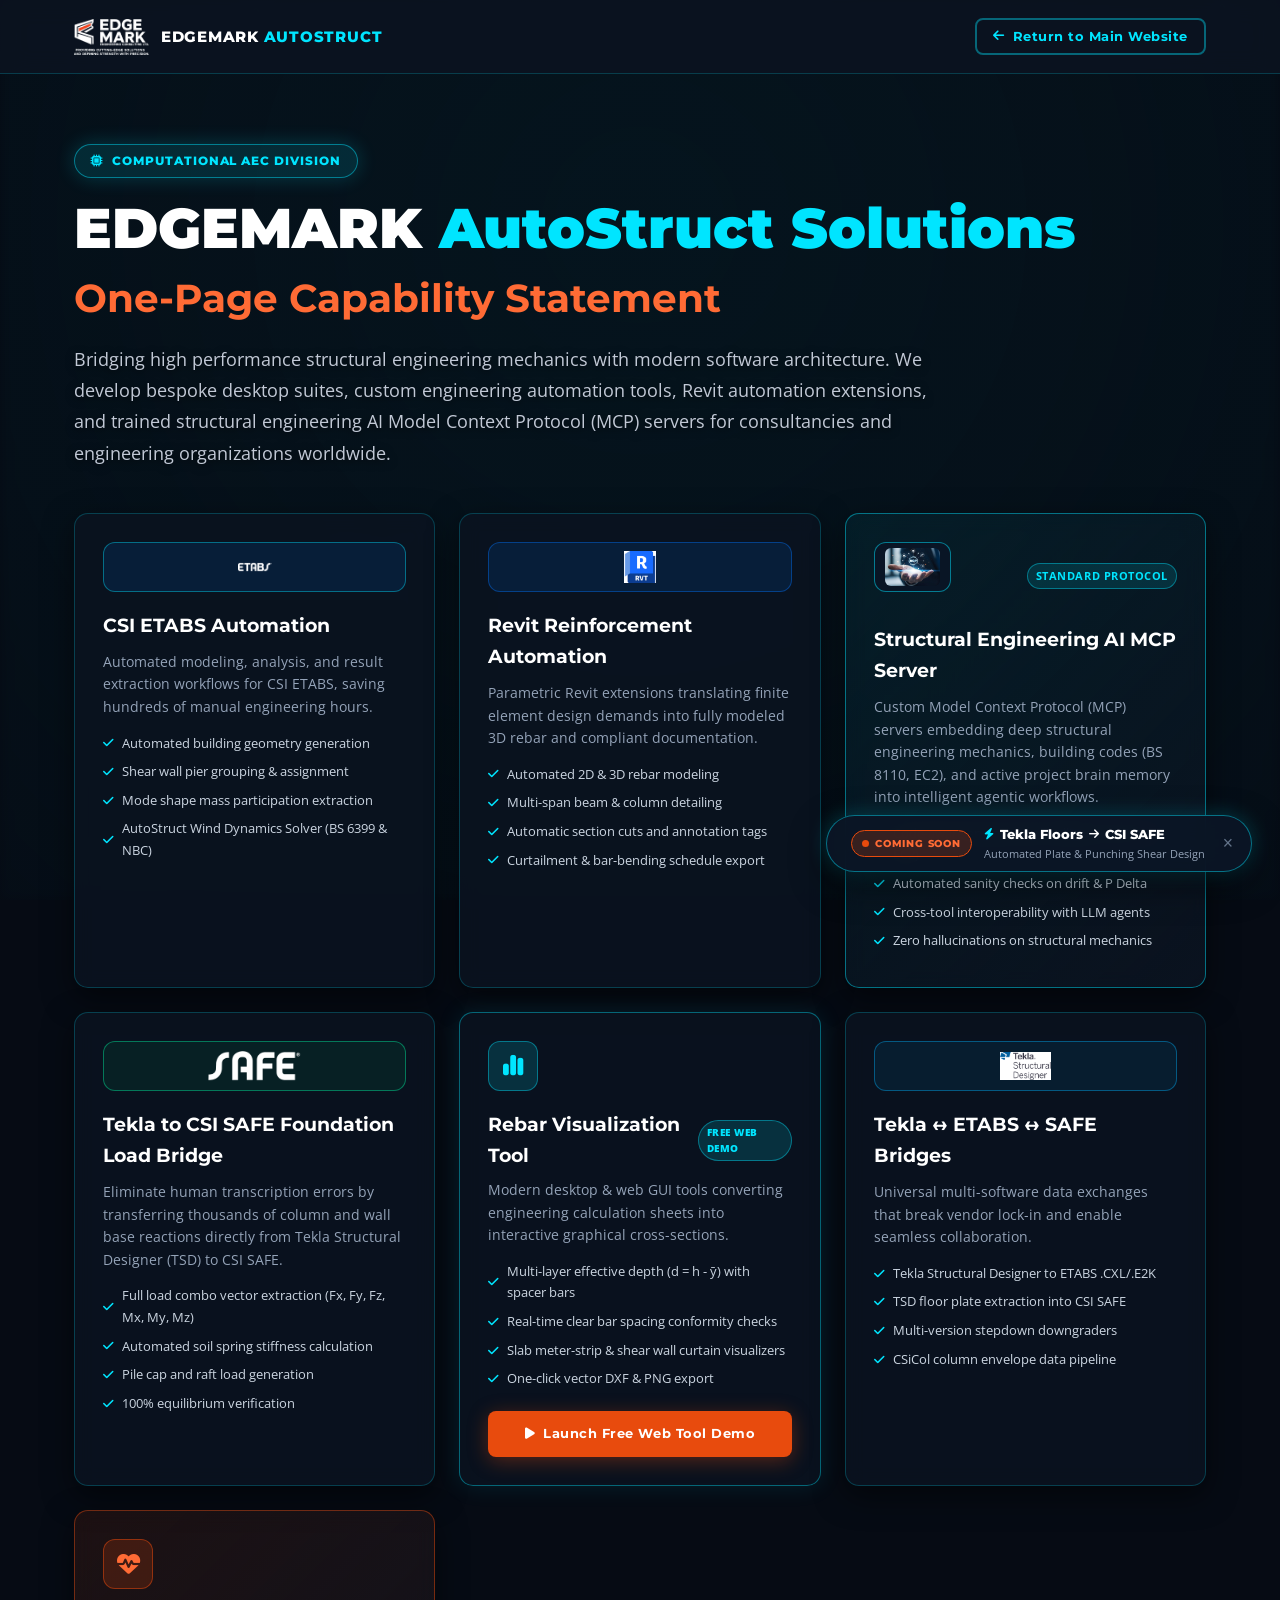
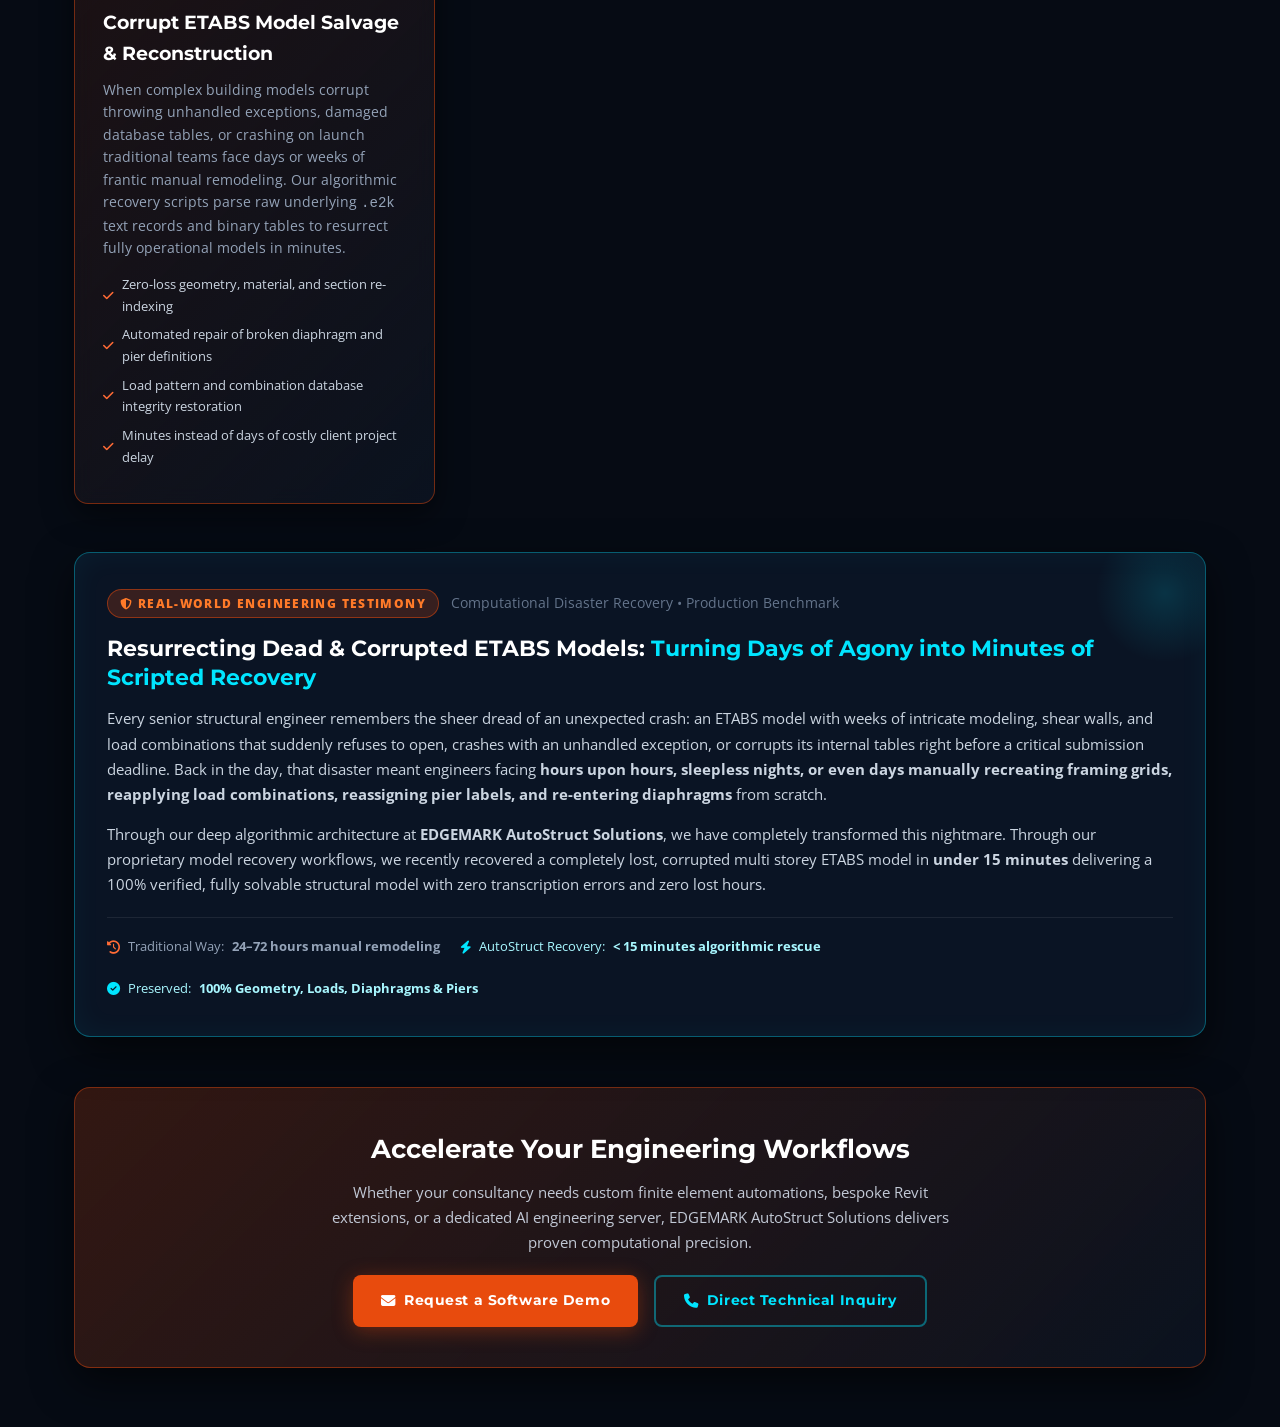
<file: autostruct-capability.html>
<!DOCTYPE html>
<html lang="en">
<head>
  <meta charset="UTF-8" />
  <meta name="viewport" content="width=1280" />
  <title>EDGEMARK AutoStruct Solutions | Capability Statement</title>
  <meta name="description" content="EDGEMARK AutoStruct Solutions Computational engineering, custom software automation, AI MCP servers, and API integration for the AEC industry." />
  <link rel="icon" type="image/png" href="assets/images/logo-navbar.png" />
  <link rel="preconnect" href="https://fonts.googleapis.com" />
  <link rel="preconnect" href="https://fonts.gstatic.com" crossorigin />
  <link href="https://fonts.googleapis.com/css2?family=Montserrat:wght@400;600;700;800;900&family=Open+Sans:wght@400;500;600;700&family=Fira+Code:wght@400;600&display=swap" rel="stylesheet" />
  <link rel="stylesheet" href="https://cdnjs.cloudflare.com/ajax/libs/font-awesome/6.5.0/css/all.min.css" />
  <link rel="stylesheet" href="assets/css/style.css" />
  <style>
    body {
      background: #060b14;
      color: #e2e8f0;
      font-family: var(--font-body);
      position: relative;
      min-height: 100vh;
      overflow-x: hidden;
    }

    /* Fullscreen Matrix Background Canvas */
    #page-matrix-canvas {
      position: fixed;
      top: 0;
      left: 0;
      width: 100vw;
      height: 100vh;
      z-index: 0;
      pointer-events: none;
      opacity: 0.82;
      display: block;
    }

    /* Ambient gradient overlay so text remains 100% readable over falling code */
    .matrix-page-overlay {
      position: fixed;
      inset: 0;
      background: radial-gradient(circle at 50% 25%, rgba(6, 11, 20, 0.6) 0%, rgba(6, 11, 20, 0.88) 100%);
      z-index: 1;
      pointer-events: none;
    }

    .cap-back-nav {
      position: sticky;
      top: 0;
      z-index: 100;
      padding: 18px 0;
      background: rgba(11, 19, 32, 0.92);
      backdrop-filter: blur(12px);
      border-bottom: 1px solid rgba(0, 229, 255, 0.2);
    }

    .cap-hero {
      position: relative;
      z-index: 2;
      padding: 70px 0 60px;
    }

    .cap-badge {
      display: inline-flex;
      align-items: center;
      gap: 8px;
      background: rgba(0, 229, 255, 0.12);
      border: 1px solid rgba(0, 229, 255, 0.45);
      padding: 6px 16px;
      border-radius: 100px;
      color: #00e5ff;
      font-family: var(--font-head);
      font-size: 0.75rem;
      font-weight: 800;
      letter-spacing: 0.08em;
      text-transform: uppercase;
      margin-bottom: 18px;
      box-shadow: 0 0 20px rgba(0, 229, 255, 0.2);
    }

    .cap-title {
      font-family: var(--font-head);
      font-size: clamp(2.2rem, 4.5vw, 3.5rem);
      font-weight: 900;
      color: #ffffff;
      line-height: 1.15;
      margin-bottom: 18px;
    }

    .cap-subtitle {
      font-size: 1.15rem;
      color: #c2c9d6;
      max-width: 860px;
      line-height: 1.7;
      text-shadow: 0 2px 8px rgba(0, 0, 0, 0.7);
    }

    .cap-grid {
      display: grid;
      grid-template-columns: repeat(3, 1fr);
      gap: 24px;
      margin-top: 45px;
    }

    .cap-card {
      background: rgba(11, 19, 32, 0.85);
      backdrop-filter: blur(10px);
      border: 1px solid rgba(0, 229, 255, 0.22);
      border-radius: 14px;
      padding: 28px;
      transition: transform 0.3s ease, border-color 0.3s ease, box-shadow 0.3s ease;
      box-shadow: 0 10px 30px rgba(0, 0, 0, 0.5);
    }

    .cap-card:hover {
      transform: translateY(-5px);
      border-color: #00e5ff;
      box-shadow: 0 16px 45px rgba(0, 0, 0, 0.7), 0 0 25px rgba(0, 229, 255, 0.25);
    }

    .cap-card-icon {
      width: 50px;
      height: 50px;
      border-radius: 12px;
      background: rgba(0, 229, 255, 0.15);
      border: 1px solid rgba(0, 229, 255, 0.4);
      color: #00e5ff;
      display: flex;
      align-items: center;
      justify-content: center;
      font-size: 1.45rem;
      margin-bottom: 18px;
    }

    .cap-card h3 {
      font-family: var(--font-head);
      font-size: 1.18rem;
      font-weight: 700;
      color: #ffffff;
      margin-bottom: 10px;
    }

    .cap-card p {
      font-size: 0.88rem;
      color: #94a3b8;
      line-height: 1.6;
    }

    .cap-card ul {
      margin-top: 14px;
      padding-left: 0;
      list-style: none;
    }

    .cap-card ul li {
      font-size: 0.82rem;
      color: #cbd5e1;
      margin-bottom: 7px;
      display: flex;
      align-items: center;
      gap: 8px;
    }

    .cap-card ul li i {
      color: #00e5ff;
      font-size: 0.75rem;
    }

    .cap-cta {
      margin-top: 50px;
      background: linear-gradient(135deg, rgba(232, 75, 13, 0.2) 0%, rgba(11, 19, 32, 0.95) 100%);
      border: 1px solid rgba(232, 75, 13, 0.45);
      border-radius: 16px;
      padding: 40px;
      text-align: center;
      box-shadow: 0 14px 40px rgba(0, 0, 0, 0.6);
    }

    @media (max-width: 900px) {
      .cap-grid { grid-template-columns: 1fr; }
    }
  </style>
  <style>html, body { min-width: 1200px; }</style>
</head>
<body>

  <!-- Fullscreen Falling Matrix Digital Canvas -->
  <canvas id="page-matrix-canvas"></canvas>
  <div class="matrix-page-overlay"></div>

  <!-- Top Sticky Navigation Bar -->
  <header class="cap-back-nav">
    <div class="container" style="display:flex; justify-content:space-between; align-items:center;">
      <a href="index.html" style="display:flex; align-items:center; gap:12px; text-decoration:none;">
        <img src="assets/images/logo-navbar.png" alt="EDGEMARK" style="height:36px; width:auto;" />
        <span style="font-family:var(--font-head); font-weight:800; font-size:0.95rem; color:#fff; letter-spacing:0.05em;">EDGEMARK <span style="color:#00e5ff;">AUTOSTRUCT</span></span>
      </a>
      <a href="index.html" class="btn btn-outline" style="font-size:0.8rem; padding:6px 16px; border-color:rgba(0,229,255,0.4); color:#00e5ff;">
        <i class="fa-solid fa-arrow-left"></i> Return to Main Website
      </a>
    </div>
  </header>

  <!-- Capability Header -->
  <section class="cap-hero">
    <div class="container">
      <div class="cap-badge">
        <i class="fa-solid fa-microchip"></i> Computational AEC Division
      </div>
      <h1 class="cap-title">
        EDGEMARK <span style="color:#00e5ff;">AutoStruct Solutions</span><br />
        <span style="font-size:0.7em; color:var(--orange-light); font-weight:700;">One-Page Capability Statement</span>
      </h1>
      <p class="cap-subtitle">
        Bridging high performance structural engineering mechanics with modern software architecture. We develop bespoke desktop suites, custom engineering automation tools, Revit automation extensions, and trained structural engineering AI Model Context Protocol (MCP) servers for consultancies and engineering organizations worldwide.
      </p>

      <!-- 6 Pillar Capabilities Grid -->
      <div class="cap-grid">

        <!-- 1: CSI ETABS Automation -->
        <div class="cap-card">
          <div class="cap-card-icon" style="width:auto; padding:6px 12px; background:rgba(0,102,204,0.15); border-color:rgba(0,229,255,0.4);"><img src="assets/images/brands/etabs-logo.webp" alt="CSI ETABS Official Logo" style="height:34px; width:auto; object-fit:contain; filter:brightness(0) invert(1);" /></div>
          <h3>CSI ETABS Automation</h3>
          <p>Automated modeling, analysis, and result extraction workflows for CSI ETABS, saving hundreds of manual engineering hours.</p>
          <ul>
            <li><i class="fa-solid fa-check"></i> Automated building geometry generation</li>
            <li><i class="fa-solid fa-check"></i> Shear wall pier grouping &amp; assignment</li>
            <li><i class="fa-solid fa-check"></i> Mode shape mass participation extraction</li>
            <li><i class="fa-solid fa-check"></i> AutoStruct Wind Dynamics Solver (BS 6399 &amp; NBC)</li>
          </ul>
        </div>

        <!-- 2: Revit Reinforcement -->
        <div class="cap-card">
          <div class="cap-card-icon" style="width:auto; padding:6px 12px; background:rgba(0,119,255,0.12); border-color:rgba(0,119,255,0.4);"><img src="assets/images/brands/revit-logo.png" alt="Autodesk Revit Official Logo" style="height:32px; width:auto; object-fit:contain;" /></div>
          <h3>Revit Reinforcement Automation</h3>
          <p>Parametric Revit extensions translating finite element design demands into fully modeled 3D rebar and compliant documentation.</p>
          <ul>
            <li><i class="fa-solid fa-check"></i> Automated 2D &amp; 3D rebar modeling</li>
            <li><i class="fa-solid fa-check"></i> Multi-span beam &amp; column detailing</li>
            <li><i class="fa-solid fa-check"></i> Automatic section cuts and annotation tags</li>
            <li><i class="fa-solid fa-check"></i> Curtailment &amp; bar-bending schedule export</li>
          </ul>
        </div>

        <!-- 3: Trained AI MCP Server -->
        <div class="cap-card" style="border-color: rgba(0, 229, 255, 0.45); background: linear-gradient(135deg, rgba(0, 229, 255, 0.06) 0%, rgba(11, 19, 32, 0.92) 100%);">
          <div style="display: flex; align-items: center; justify-content: space-between; margin-bottom: 14px;">
            <div class="cap-card-icon" style="width: auto; padding: 4px 10px; background: rgba(11,22,38,0.9); border-color: rgba(0,229,255,0.5);">
              <img src="assets/images/brands/mcp-logo.png" alt="Model Context Protocol Standard Brand Image" style="height: 38px; width: auto; object-fit: contain; border-radius: 6px;" />
            </div>
            <span style="background: rgba(0,229,255,0.12); border: 1px solid rgba(0,229,255,0.4); color: #00e5ff; font-size: 0.68rem; font-weight: 700; padding: 3px 8px; border-radius: 20px; letter-spacing: 0.05em; text-transform: uppercase;">Standard Protocol</span>
          </div>
          <h3>Structural Engineering AI MCP Server</h3>
          <p>Custom Model Context Protocol (MCP) servers embedding deep structural engineering mechanics, building codes (BS 8110, EC2), and active project brain memory into intelligent agentic workflows.</p>
          <ul>
            <li><i class="fa-solid fa-check"></i> Code-aware engineering intelligence (BS 8110, EC2)</li>
            <li><i class="fa-solid fa-check"></i> Automated sanity checks on drift &amp; P Delta</li>
            <li><i class="fa-solid fa-check"></i> Cross-tool interoperability with LLM agents</li>
            <li><i class="fa-solid fa-check"></i> Zero hallucinations on structural mechanics</li>
          </ul>
        </div>

        <!-- 4: Foundation Load Bridge -->
        <div class="cap-card">
          <div class="cap-card-icon" style="width:auto; padding:6px 12px; background:rgba(0,102,68,0.18); border-color:rgba(0,255,170,0.4);"><img src="assets/images/brands/safe.png" alt="CSI SAFE Official Logo" style="height:30px; width:auto; object-fit:contain;" /></div>
          <h3>Tekla to CSI SAFE Foundation Load Bridge</h3>
          <p>Eliminate human transcription errors by transferring thousands of column and wall base reactions directly from Tekla Structural Designer (TSD) to CSI SAFE.</p>
          <ul>
            <li><i class="fa-solid fa-check"></i> Full load combo vector extraction (Fx, Fy, Fz, Mx, My, Mz)</li>
            <li><i class="fa-solid fa-check"></i> Automated soil spring stiffness calculation</li>
            <li><i class="fa-solid fa-check"></i> Pile cap and raft load generation</li>
            <li><i class="fa-solid fa-check"></i> 100% equilibrium verification</li>
          </ul>
        </div>

        <!-- 5: Rebar Visualization Tool -->
        <div class="cap-card" style="border-color: rgba(0, 229, 255, 0.4); box-shadow: 0 0 24px rgba(0, 229, 255, 0.1);">
          <div class="cap-card-icon"><i class="fa-solid fa-chart-simple"></i></div>
          <div style="display: flex; align-items: center; justify-content: space-between; margin-bottom: 8px;">
            <h3 style="margin: 0;">Rebar Visualization Tool</h3>
            <span style="background: rgba(0, 229, 255, 0.15); border: 1px solid rgba(0, 229, 255, 0.4); color: #00e5ff; font-size: 10px; font-weight: 800; padding: 3px 8px; border-radius: 999px; text-transform: uppercase; letter-spacing: 0.5px;">Free Web Demo</span>
          </div>
          <p>Modern desktop &amp; web GUI tools converting engineering calculation sheets into interactive graphical cross-sections.</p>
          <ul>
            <li><i class="fa-solid fa-check"></i> Multi-layer effective depth (d = h - ȳ) with spacer bars</li>
            <li><i class="fa-solid fa-check"></i> Real-time clear bar spacing conformity checks</li>
            <li><i class="fa-solid fa-check"></i> Slab meter-strip &amp; shear wall curtain visualizers</li>
            <li><i class="fa-solid fa-check"></i> One-click vector DXF &amp; PNG export</li>
          </ul>
          <a href="rebar-web-tool.html" class="btn btn-primary" style="margin-top: 14px; display: inline-flex; align-items: center; gap: 8px; font-size: 13px; font-weight: 700; width: 100%; justify-content: center; text-decoration: none;">
            <i class="fa-solid fa-play"></i> Launch Free Web Tool Demo
          </a>
        </div>

        <!-- 6: Interoperability Bridges -->
        <div class="cap-card">
          <div class="cap-card-icon" style="width:auto; padding:6px 12px; background:rgba(0,102,153,0.15); border-color:rgba(0,180,255,0.4);"><img src="assets/images/brands/tekla-structural-designer.png" alt="Trimble Tekla Official Logo" style="height:28px; width:auto; object-fit:contain;" /></div>
          <h3>Tekla &harr; ETABS &harr; SAFE Bridges</h3>
          <p>Universal multi-software data exchanges that break vendor lock-in and enable seamless collaboration.</p>
          <ul>
            <li><i class="fa-solid fa-check"></i> Tekla Structural Designer to ETABS .CXL/.E2K</li>
            <li><i class="fa-solid fa-check"></i> TSD floor plate extraction into CSI SAFE</li>
            <li><i class="fa-solid fa-check"></i> Multi-version stepdown downgraders</li>
            <li><i class="fa-solid fa-check"></i> CSiCol column envelope data pipeline</li>
          </ul>
        </div>

              <!-- 7: Corrupt Model Recovery & Disaster Salvage -->
        <div class="cap-card" style="border-color: rgba(232, 75, 13, 0.45); background: linear-gradient(135deg, rgba(232, 75, 13, 0.1) 0%, rgba(11, 19, 32, 0.95) 100%);">
          <div class="cap-card-icon" style="background: rgba(232, 75, 13, 0.18); border-color: rgba(232, 75, 13, 0.5); color: #ff6b35;">
            <i class="fa-solid fa-heart-pulse"></i>
          </div>
          <h3 style="color: #ffffff;">Corrupt ETABS Model Salvage &amp; Reconstruction</h3>
          <p>
            When complex building models corrupt throwing unhandled exceptions, damaged database tables, or crashing on launch traditional teams face days or weeks of frantic manual remodeling. Our algorithmic recovery scripts parse raw underlying <code>.e2k</code> text records and binary tables to resurrect fully operational models in minutes.
          </p>
          <ul>
            <li><i class="fa-solid fa-check" style="color: #ff6b35;"></i> Zero-loss geometry, material, and section re-indexing</li>
            <li><i class="fa-solid fa-check" style="color: #ff6b35;"></i> Automated repair of broken diaphragm and pier definitions</li>
            <li><i class="fa-solid fa-check" style="color: #ff6b35;"></i> Load pattern and combination database integrity restoration</li>
            <li><i class="fa-solid fa-check" style="color: #ff6b35;"></i> Minutes instead of days of costly client project delay</li>
          </ul>
        </div>

      </div>

      <!-- Case Testimony: Corrupted ETABS Disaster Salvage -->
      <div class="recovery-spotlight" style="margin-top: 48px; background: rgba(11, 22, 38, 0.92); border: 1px solid rgba(0, 229, 255, 0.35); border-radius: 16px; padding: 36px 32px; box-shadow: 0 15px 40px rgba(0,0,0,0.6), inset 0 0 30px rgba(0, 229, 255, 0.05); position: relative; overflow: hidden;">
        <div style="position: absolute; top: -30px; right: -30px; width: 140px; height: 140px; background: radial-gradient(circle, rgba(0,229,255,0.15) 0%, transparent 70%); pointer-events: none;"></div>
        <div style="display: flex; align-items: center; gap: 12px; margin-bottom: 16px; flex-wrap: wrap;">
          <span style="background: rgba(232, 75, 13, 0.2); border: 1px solid rgba(232, 75, 13, 0.5); color: #ff7a29; font-size: 0.72rem; font-weight: 800; letter-spacing: 0.12em; text-transform: uppercase; padding: 4px 12px; border-radius: 20px;">
            <i class="fa-solid fa-shield-halved"></i> Real-World Engineering Testimony
          </span>
          <span style="color: #64748b; font-size: 0.85rem;">Computational Disaster Recovery &bull; Production Benchmark</span>
        </div>
        <h3 style="font-family: var(--font-head); font-size: 1.35rem; color: #ffffff; margin-bottom: 14px; line-height: 1.35;">
          Resurrecting Dead &amp; Corrupted ETABS Models: <span style="color: #00e5ff;">Turning Days of Agony into Minutes of Scripted Recovery</span>
        </h3>
        <p style="color: #cbd5e1; font-size: 0.93rem; line-height: 1.7; margin-bottom: 14px;">
          Every senior structural engineer remembers the sheer dread of an unexpected crash: an ETABS model with weeks of intricate modeling, shear walls, and load combinations that suddenly refuses to open, crashes with an unhandled exception, or corrupts its internal tables right before a critical submission deadline. Back in the day, that disaster meant engineers facing <strong>hours upon hours, sleepless nights, or even days manually recreating framing grids, reapplying load combinations, reassigning pier labels, and re-entering diaphragms</strong> from scratch.
        </p>
        <p style="color: #cbd5e1; font-size: 0.93rem; line-height: 1.7; margin-bottom: 20px;">
          Through our deep algorithmic architecture at <strong>EDGEMARK AutoStruct Solutions</strong>, we have completely transformed this nightmare. Through our proprietary model recovery workflows, we recently recovered a completely lost, corrupted multi storey ETABS model in <strong>under 15 minutes</strong> delivering a 100% verified, fully solvable structural model with zero transcription errors and zero lost hours.
        </p>
        <div style="display: flex; gap: 20px; flex-wrap: wrap; border-top: 1px solid rgba(255,255,255,0.08); padding-top: 18px;">
          <div style="display: flex; align-items: center; gap: 8px; color: #94a3b8; font-size: 0.82rem;">
            <i class="fa-solid fa-clock-rotate-left" style="color: #ff6b35;"></i> Traditional Way: <strong>24–72 hours manual remodeling</strong>
          </div>
          <div style="display: flex; align-items: center; gap: 8px; color: #a8f7ff; font-size: 0.82rem;">
            <i class="fa-solid fa-bolt" style="color: #00e5ff;"></i> AutoStruct Recovery: <strong>&lt; 15 minutes algorithmic rescue</strong>
          </div>
          <div style="display: flex; align-items: center; gap: 8px; color: #a8f7ff; font-size: 0.82rem;">
            <i class="fa-solid fa-circle-check" style="color: #00e5ff;"></i> Preserved: <strong>100% Geometry, Loads, Diaphragms &amp; Piers</strong>
          </div>
        </div>
      </div>


      <!-- Capability CTA -->
      <div class="cap-cta">
        <h2 style="font-family:var(--font-head); font-size:1.6rem; color:#fff; margin-bottom:10px;">Accelerate Your Engineering Workflows</h2>
        <p style="color:#c2c9d6; max-width:650px; margin:0 auto 20px; font-size:0.95rem;">
          Whether your consultancy needs custom finite element automations, bespoke Revit extensions, or a dedicated AI engineering server, EDGEMARK AutoStruct Solutions delivers proven computational precision.
        </p>
        <div style="display:flex; justify-content:center; gap:16px; flex-wrap:wrap;">
          <a href="index.html#contact" class="btn btn-primary"><i class="fa-solid fa-envelope"></i> Request a Software Demo</a>
          <a href="mailto:info@edgemarkconsult.com" class="btn btn-outline" style="border-color:rgba(0,229,255,0.4); color:#00e5ff;"><i class="fa-solid fa-phone"></i> Direct Technical Inquiry</a>
        </div>
      </div>

    </div>
  </section>

  <!-- Fullscreen Matrix Rain Animation Engine -->
  <script>
    (function() {
      const canvas = document.getElementById('page-matrix-canvas');
      if (!canvas) return;
      const ctx = canvas.getContext('2d');

      let width = 0, height = 0, columns = 0, drops = [], speeds = [];
      const chars = '011001010111001010101011010010101XYZΔσμεθkN/m²Σλ0101ΔσμεθkN/m²ΣλEI/L²M/Zτ=V/A'.split('');
      const fontSize = 14;

      function resize() {
        width = canvas.width = window.innerWidth;
        height = canvas.height = window.innerHeight;
        columns = Math.max(1, Math.floor(width / fontSize));
        drops = [];
        speeds = [];
        for (let i = 0; i < columns; i++) {
          drops[i] = Math.random() * -60;
          speeds[i] = 1.8 + Math.random() * 1.6;
        }
      }

      resize();
      window.addEventListener('resize', resize);

      let lastTime = 0;
      const targetFps = 50;
      const interval = 1000 / targetFps;

      function draw(currentTime) {
        requestAnimationFrame(draw);

        if (currentTime - lastTime < interval) return;
        lastTime = currentTime;

        // Phosphor decay wash trail
        ctx.fillStyle = 'rgba(6, 11, 20, 0.16)';
        ctx.fillRect(0, 0, width, height);

        ctx.font = `${fontSize}px "Fira Code", "Courier New", monospace`;

        for (let i = 0; i < drops.length; i++) {
          const text = chars[Math.floor(Math.random() * chars.length)];
          const x = i * fontSize;
          const y = drops[i] * fontSize;

          // Glowing leader vs cyan matrix body
          if (Math.random() > 0.85) {
            ctx.fillStyle = '#ffffff';
            ctx.shadowBlur = 12;
            ctx.shadowColor = '#00f7ff';
          } else {
            ctx.fillStyle = '#00e5ff';
            ctx.shadowBlur = 6;
            ctx.shadowColor = '#0099cc';
          }

          ctx.fillText(text, x, y);

          if (y > height && Math.random() > 0.96) {
            drops[i] = 0;
          }
          drops[i] += speeds[i];
        }
      }

      requestAnimationFrame(draw);
    })();
  </script>

  <!-- Flashy Side Pill: Coming Soon (Tekla Floors -> CSI SAFE) -->
  <aside class="side-pill-ticker pill-visible" id="sidePillTicker" title="Next-Gen Feature Coming Soon">
    <div class="pill-pulse-ring"></div>
    <div class="pill-badge">
      <span class="pill-dot"></span>
      <span class="pill-tag">COMING SOON</span>
    </div>
    <div class="pill-text-wrap">
      <span class="pill-title"><i class="fa-solid fa-bolt" style="color:#00e5ff;"></i> Tekla Floors <i class="fa-solid fa-arrow-right"></i> CSI SAFE</span>
      <span class="pill-sub">Automated Plate &amp; Punching Shear Design</span>
    </div>
    <button class="pill-close" onclick="document.getElementById('sidePillTicker').style.display='none'" aria-label="Dismiss">&times;</button>
  </aside>

</body>
</html>
</file>
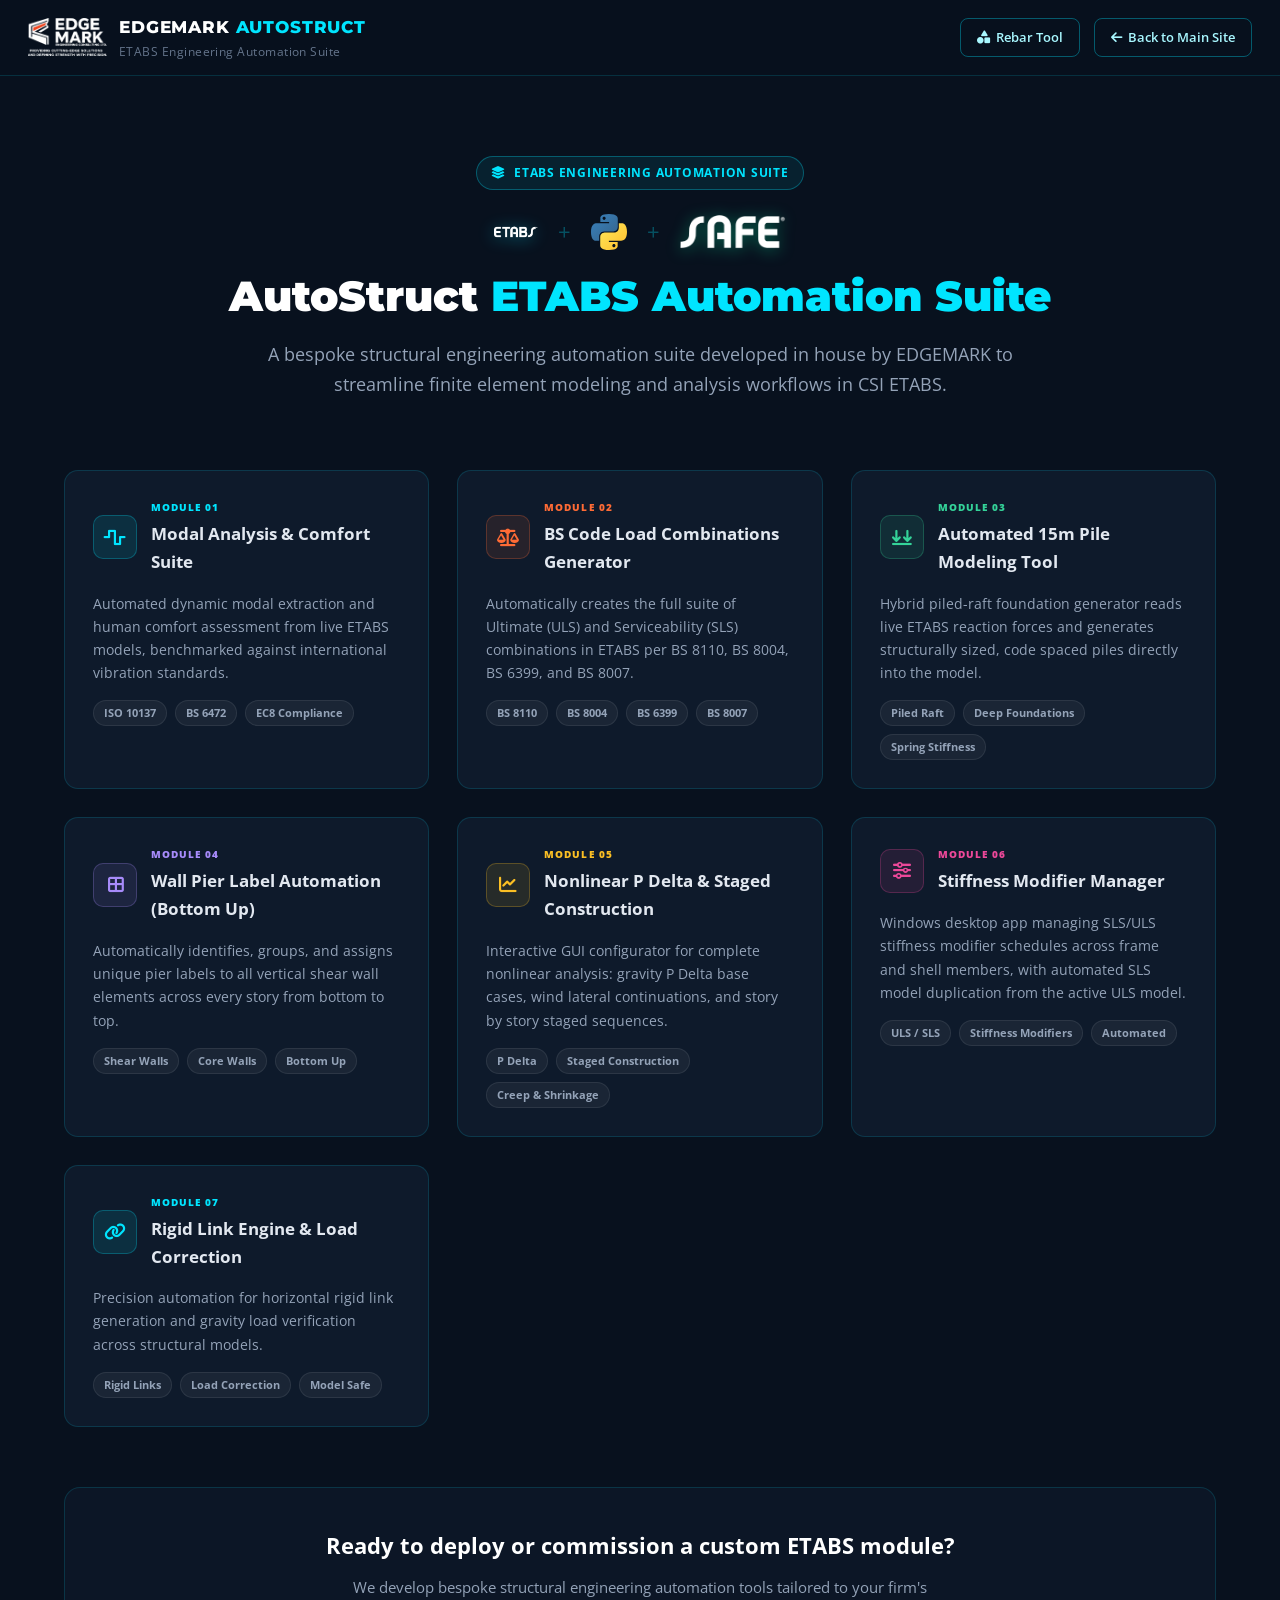
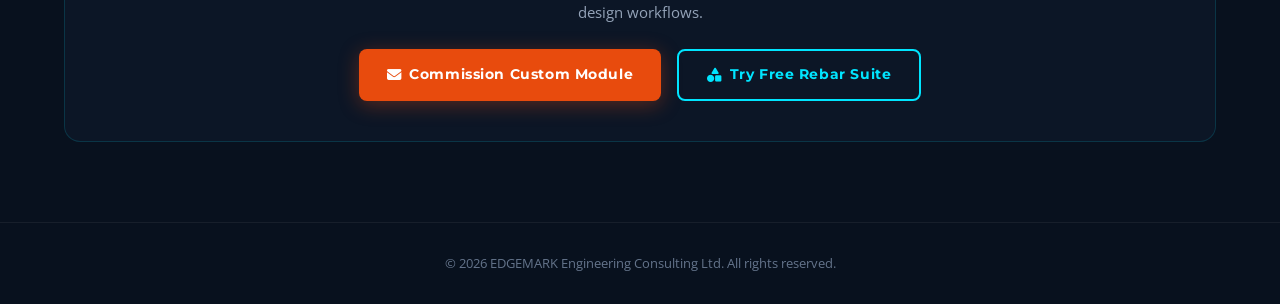
<file: etabs-suite.html>
<!DOCTYPE html>
<html lang="en">
<head>
  <meta charset="UTF-8" />
  <meta name="viewport" content="width=1280" />
  <title>AutoStruct ETABS Automation Suite | EDGEMARK Engineering Consulting Ltd.</title>
  <meta name="description" content="EDGEMARK AutoStruct is a bespoke structural engineering automation suite for ETABS. Covers modal analysis, load combinations, foundation modeling, staged construction, and stiffness management." />
  <link rel="icon" type="image/png" href="assets/images/logo-navbar.png" />
  <link rel="preconnect" href="https://fonts.googleapis.com" />
  <link rel="preconnect" href="https://fonts.gstatic.com" crossorigin />
  <link href="https://fonts.googleapis.com/css2?family=Montserrat:wght@400;600;700;800;900&family=Open+Sans:wght@400;500;600;700&family=Fira+Code:wght@400;600&display=swap" rel="stylesheet" />
  <link rel="stylesheet" href="https://cdnjs.cloudflare.com/ajax/libs/font-awesome/6.5.0/css/all.min.css" />
  <link rel="stylesheet" href="assets/css/style.css" />
  <style>
    body {
      background: #08111e;
      color: #e2e8f0;
      font-family: 'Open Sans', sans-serif;
      margin: 0;
      padding: 0;
    }
    .suite-navbar {
      background: rgba(8, 17, 30, 0.95);
      backdrop-filter: blur(12px);
      border-bottom: 1px solid rgba(0, 229, 255, 0.15);
      position: sticky;
      top: 0;
      z-index: 1000;
      padding: 14px 28px;
      display: flex;
      align-items: center;
      justify-content: space-between;
    }
    .suite-brand {
      display: flex;
      align-items: center;
      gap: 12px;
      text-decoration: none;
    }
    .suite-brand img {
      height: 38px;
    }
    .suite-brand-text {
      display: flex;
      flex-direction: column;
    }
    .suite-brand-title {
      font-family: 'Montserrat', sans-serif;
      font-weight: 800;
      font-size: 1.05rem;
      color: #fff;
      letter-spacing: 0.05em;
    }
    .suite-brand-title span {
      color: #00e5ff;
    }
    .suite-brand-sub {
      font-size: 0.72rem;
      color: #64748b;
      letter-spacing: 0.04em;
    }
    .suite-nav-actions {
      display: flex;
      align-items: center;
      gap: 14px;
    }
    .btn-nav-outline {
      padding: 8px 16px;
      border: 1px solid rgba(0, 229, 255, 0.35);
      border-radius: 8px;
      color: #a8f7ff;
      font-size: 0.82rem;
      font-weight: 600;
      text-decoration: none;
      transition: all 0.2s ease;
      display: inline-flex;
      align-items: center;
      gap: 6px;
    }
    .btn-nav-outline:hover {
      background: rgba(0, 229, 255, 0.12);
      border-color: #00e5ff;
      color: #fff;
    }
    .suite-hero {
      padding: 80px 24px 40px;
      text-align: center;
      max-width: 960px;
      margin: 0 auto;
    }
    .suite-badge {
      display: inline-flex;
      align-items: center;
      gap: 8px;
      background: rgba(0, 229, 255, 0.08);
      border: 1px solid rgba(0, 229, 255, 0.3);
      color: #00e5ff;
      padding: 6px 14px;
      border-radius: 999px;
      font-size: 0.78rem;
      font-weight: 700;
      letter-spacing: 0.06em;
      text-transform: uppercase;
      margin-bottom: 20px;
    }
    .suite-title {
      font-family: 'Montserrat', sans-serif;
      font-weight: 900;
      font-size: 2.6rem;
      line-height: 1.2;
      color: #ffffff;
      margin: 0 0 18px;
    }
    .suite-title span {
      color: #00e5ff;
    }
    .suite-lead {
      color: #94a3b8;
      font-size: 1.1rem;
      line-height: 1.7;
      margin: 0 auto 30px;
      max-width: 800px;
    }
    .suite-container {
      max-width: 1200px;
      margin: 0 auto;
      padding: 0 24px 80px;
    }
    .module-card {
      background: #0e1a2b;
      border: 1px solid rgba(0, 229, 255, 0.15);
      border-radius: 14px;
      padding: 28px;
      transition: transform 0.25s ease, border-color 0.25s ease, box-shadow 0.25s ease;
    }
    .module-card:hover {
      border-color: rgba(0, 229, 255, 0.45);
      transform: translateY(-4px);
      box-shadow: 0 12px 30px rgba(0, 0, 0, 0.4);
    }
    .module-badge {
      font-size: 0.65rem;
      font-weight: 800;
      letter-spacing: 0.1em;
      text-transform: uppercase;
      margin-bottom: 4px;
    }
    .module-card ul {
      list-style: none;
      padding: 0;
      margin: 0;
      display: flex;
      flex-direction: column;
      gap: 8px;
    }
    .module-card ul li {
      color: #cbd5e1;
      font-size: 0.85rem;
      line-height: 1.5;
    }
    .module-tags {
      display: flex;
      gap: 8px;
      flex-wrap: wrap;
      margin-top: 16px;
    }
    .module-tag {
      font-size: 0.68rem;
      font-weight: 700;
      color: #94a3b8;
      background: rgba(255, 255, 255, 0.05);
      padding: 3px 10px;
      border-radius: 999px;
      border: 1px solid rgba(255, 255, 255, 0.08);
    }
  </style>
  <style>html, body { min-width: 1200px; }</style>
</head>
<body>

  <!-- Suite Navbar -->
  <header class="suite-navbar">
    <a href="index.html" class="suite-brand">
      <img src="assets/images/logo-navbar.png" alt="EDGEMARK" />
      <div class="suite-brand-text">
        <div class="suite-brand-title">EDGEMARK <span>AUTOSTRUCT</span></div>
        <div class="suite-brand-sub">ETABS Engineering Automation Suite</div>
      </div>
    </a>
    <div class="suite-nav-actions">
      <a href="rebar-web-tool.html" class="btn-nav-outline">
        <i class="fa-solid fa-shapes"></i> Rebar Tool
      </a>
      <a href="index.html" class="btn-nav-outline">
        <i class="fa-solid fa-arrow-left"></i> Back to Main Site
      </a>
    </div>
  </header>

  <!-- Hero Section -->
  <section class="suite-hero">
    <div class="suite-badge">
      <i class="fa-solid fa-layer-group"></i> ETABS Engineering Automation Suite
    </div>
    <div style="display:flex; align-items:center; justify-content:center; gap:20px; margin-bottom:18px; flex-wrap:wrap;">
      <img src="assets/images/brands/etabs-logo.webp" alt="CSI ETABS Official Logo" title="CSI ETABS" style="height:44px; object-fit:contain; filter:brightness(0) invert(1) drop-shadow(0 2px 8px rgba(0,229,255,0.45));" />
      <span style="color:rgba(0,229,255,0.3); font-size:1.4rem;">+</span>
      <img src="assets/images/brands/python.svg" alt="Python Language" title="Python" style="height:36px;" />
      <span style="color:rgba(0,229,255,0.3); font-size:1.4rem;">+</span>
      <img src="assets/images/brands/safe.png" alt="CSI SAFE Official Logo" title="CSI SAFE" style="height:34px; object-fit:contain; filter:drop-shadow(0 2px 8px rgba(0,255,170,0.35));" />
    </div>
    <h1 class="suite-title">
      AutoStruct <span>ETABS Automation Suite</span>
    </h1>
    <p class="suite-lead">
      A bespoke structural engineering automation suite developed in house by EDGEMARK to streamline finite element modeling and analysis workflows in CSI ETABS.
    </p>
  </section>

  <!-- Main Container -->
  <main class="suite-container">

    <!-- Suite Capabilities Grid -->
    <div style="display:grid; grid-template-columns: repeat(auto-fit, minmax(340px, 1fr)); gap:28px;">

      <!-- Module 1: Modal Analysis & Comfort Suite -->
      <div class="module-card">
        <div style="display:flex; align-items:center; gap:14px; margin-bottom:16px;">
          <div style="width:44px; height:44px; background:rgba(0,229,255,0.1); border-radius:10px; display:flex; align-items:center; justify-content:center; border:1px solid rgba(0,229,255,0.25); flex-shrink:0;">
            <i class="fa-solid fa-wave-square" style="color:#00e5ff; font-size:1.1rem;"></i>
          </div>
          <div>
            <div class="module-badge" style="color:#00e5ff;">Module 01</div>
            <h4 style="color:#e2e8f0; font-size:1.05rem; font-weight:700; margin:0;">Modal Analysis &amp; Comfort Suite</h4>
          </div>
        </div>
        <p style="color:#94a3b8; font-size:0.88rem; line-height:1.65; margin-bottom:14px;">
          Automated dynamic modal extraction and human comfort assessment from live ETABS models, benchmarked against international vibration standards.
        </p>
        
        <div class="module-tags">
          <span class="module-tag">ISO 10137</span>
          <span class="module-tag">BS 6472</span>
          <span class="module-tag">EC8 Compliance</span>
        </div>
      </div>

      <!-- Module 2: BS Load Combinations Generator -->
      <div class="module-card">
        <div style="display:flex; align-items:center; gap:14px; margin-bottom:16px;">
          <div style="width:44px; height:44px; background:rgba(255,107,53,0.1); border-radius:10px; display:flex; align-items:center; justify-content:center; border:1px solid rgba(255,107,53,0.25); flex-shrink:0;">
            <i class="fa-solid fa-scale-balanced" style="color:#ff6b35; font-size:1.1rem;"></i>
          </div>
          <div>
            <div class="module-badge" style="color:#ff6b35;">Module 02</div>
            <h4 style="color:#e2e8f0; font-size:1.05rem; font-weight:700; margin:0;">BS Code Load Combinations Generator</h4>
          </div>
        </div>
        <p style="color:#94a3b8; font-size:0.88rem; line-height:1.65; margin-bottom:14px;">
          Automatically creates the full suite of Ultimate (ULS) and Serviceability (SLS) combinations in ETABS per BS 8110, BS 8004, BS 6399, and BS 8007.
        </p>
        
        <div class="module-tags">
          <span class="module-tag">BS 8110</span>
          <span class="module-tag">BS 8004</span>
          <span class="module-tag">BS 6399</span>
          <span class="module-tag">BS 8007</span>
        </div>
      </div>

      <!-- Module 3: Pile Generator -->
      <div class="module-card">
        <div style="display:flex; align-items:center; gap:14px; margin-bottom:16px;">
          <div style="width:44px; height:44px; background:rgba(52,211,153,0.1); border-radius:10px; display:flex; align-items:center; justify-content:center; border:1px solid rgba(52,211,153,0.25); flex-shrink:0;">
            <i class="fa-solid fa-arrows-down-to-line" style="color:#34d399; font-size:1.1rem;"></i>
          </div>
          <div>
            <div class="module-badge" style="color:#34d399;">Module 03</div>
            <h4 style="color:#e2e8f0; font-size:1.05rem; font-weight:700; margin:0;">Automated 15m Pile Modeling Tool</h4>
          </div>
        </div>
        <p style="color:#94a3b8; font-size:0.88rem; line-height:1.65; margin-bottom:14px;">
          Hybrid piled-raft foundation generator reads live ETABS reaction forces and generates structurally sized, code spaced piles directly into the model.
        </p>
        
        <div class="module-tags">
          <span class="module-tag">Piled Raft</span>
          <span class="module-tag">Deep Foundations</span>
          <span class="module-tag">Spring Stiffness</span>
        </div>
      </div>

      <!-- Module 4: Wall Pier Label Automation -->
      <div class="module-card">
        <div style="display:flex; align-items:center; gap:14px; margin-bottom:16px;">
          <div style="width:44px; height:44px; background:rgba(167,139,250,0.1); border-radius:10px; display:flex; align-items:center; justify-content:center; border:1px solid rgba(167,139,250,0.25); flex-shrink:0;">
            <i class="fa-solid fa-border-all" style="color:#a78bfa; font-size:1.1rem;"></i>
          </div>
          <div>
            <div class="module-badge" style="color:#a78bfa;">Module 04</div>
            <h4 style="color:#e2e8f0; font-size:1.05rem; font-weight:700; margin:0;">Wall Pier Label Automation (Bottom Up)</h4>
          </div>
        </div>
        <p style="color:#94a3b8; font-size:0.88rem; line-height:1.65; margin-bottom:14px;">
          Automatically identifies, groups, and assigns unique pier labels to all vertical shear wall elements across every story from bottom to top.
        </p>
        
        <div class="module-tags">
          <span class="module-tag">Shear Walls</span>
          <span class="module-tag">Core Walls</span>
          <span class="module-tag">Bottom Up</span>
        </div>
      </div>

      <!-- Module 5: Nonlinear P Delta & Staged Construction -->
      <div class="module-card">
        <div style="display:flex; align-items:center; gap:14px; margin-bottom:16px;">
          <div style="width:44px; height:44px; background:rgba(251,191,36,0.1); border-radius:10px; display:flex; align-items:center; justify-content:center; border:1px solid rgba(251,191,36,0.25); flex-shrink:0;">
            <i class="fa-solid fa-chart-line" style="color:#fbbf24; font-size:1.1rem;"></i>
          </div>
          <div>
            <div class="module-badge" style="color:#fbbf24;">Module 05</div>
            <h4 style="color:#e2e8f0; font-size:1.05rem; font-weight:700; margin:0;">Nonlinear P Delta &amp; Staged Construction</h4>
          </div>
        </div>
        <p style="color:#94a3b8; font-size:0.88rem; line-height:1.65; margin-bottom:14px;">
          Interactive GUI configurator for complete nonlinear analysis: gravity P Delta base cases, wind lateral continuations, and story by story staged sequences.
        </p>
        
        <div class="module-tags">
          <span class="module-tag">P Delta</span>
          <span class="module-tag">Staged Construction</span>
          <span class="module-tag">Creep &amp; Shrinkage</span>
        </div>
      </div>

      <!-- Module 6: Stiffness Modifier Manager -->
      <div class="module-card">
        <div style="display:flex; align-items:center; gap:14px; margin-bottom:16px;">
          <div style="width:44px; height:44px; background:rgba(236,72,153,0.1); border-radius:10px; display:flex; align-items:center; justify-content:center; border:1px solid rgba(236,72,153,0.25); flex-shrink:0;">
            <i class="fa-solid fa-sliders" style="color:#ec4899; font-size:1.1rem;"></i>
          </div>
          <div>
            <div class="module-badge" style="color:#ec4899;">Module 06</div>
            <h4 style="color:#e2e8f0; font-size:1.05rem; font-weight:700; margin:0;">Stiffness Modifier Manager</h4>
          </div>
        </div>
        <p style="color:#94a3b8; font-size:0.88rem; line-height:1.65; margin-bottom:14px;">
          Windows desktop app managing SLS/ULS stiffness modifier schedules across frame and shell members, with automated SLS model duplication from the active ULS model.
        </p>
        
        <div class="module-tags">
          <span class="module-tag">ULS / SLS</span>
          <span class="module-tag">Stiffness Modifiers</span>
          <span class="module-tag">Automated</span>
        </div>
      </div>

      <!-- Module 7: Rigid Link Engine & Load Correction -->
      <div class="module-card">
        <div style="display:flex; align-items:center; gap:14px; margin-bottom:16px;">
          <div style="width:44px; height:44px; background:rgba(0,229,255,0.1); border-radius:10px; display:flex; align-items:center; justify-content:center; border:1px solid rgba(0,229,255,0.25); flex-shrink:0;">
            <i class="fa-solid fa-link" style="color:#00e5ff; font-size:1.1rem;"></i>
          </div>
          <div>
            <div class="module-badge" style="color:#00e5ff;">Module 07</div>
            <h4 style="color:#e2e8f0; font-size:1.05rem; font-weight:700; margin:0;">Rigid Link Engine &amp; Load Correction</h4>
          </div>
        </div>
        <p style="color:#94a3b8; font-size:0.88rem; line-height:1.65; margin-bottom:14px;">
          Precision automation for horizontal rigid link generation and gravity load verification across structural models.
        </p>
        
        <div class="module-tags">
          <span class="module-tag">Rigid Links</span>
          <span class="module-tag">Load Correction</span>
          <span class="module-tag">Model Safe</span>
        </div>
      </div>

    </div>

    <!-- Bottom Actions -->
    <div style="text-align:center; margin-top:60px; padding:40px; background:#0c1626; border-radius:16px; border:1px solid rgba(0,229,255,0.15);">
      <h3 style="color:#fff; font-size:1.4rem; margin:0 0 10px;">Ready to deploy or commission a custom ETABS module?</h3>
      <p style="color:#94a3b8; font-size:0.95rem; margin:0 0 24px; max-width:600px; margin-left:auto; margin-right:auto;">
        We develop bespoke structural engineering automation tools tailored to your firm's design workflows.
      </p>
      <div style="display:flex; justify-content:center; gap:16px; flex-wrap:wrap;">
        <a href="index.html#contact" class="btn btn-primary" style="padding:12px 28px; text-decoration:none;">
          <i class="fa-solid fa-envelope"></i> Commission Custom Module
        </a>
        <a href="rebar-web-tool.html" class="btn btn-outline" style="padding:12px 28px; text-decoration:none; color:#00e5ff; border-color:#00e5ff;">
          <i class="fa-solid fa-shapes"></i> Try Free Rebar Suite
        </a>
      </div>
    </div>

  </main>

  <footer style="text-align:center; padding:30px; border-top:1px solid rgba(255,255,255,0.06); color:#64748b; font-size:0.8rem;">
    &copy; 2026 EDGEMARK Engineering Consulting Ltd. All rights reserved.
  </footer>

</body>
</html>
</file>
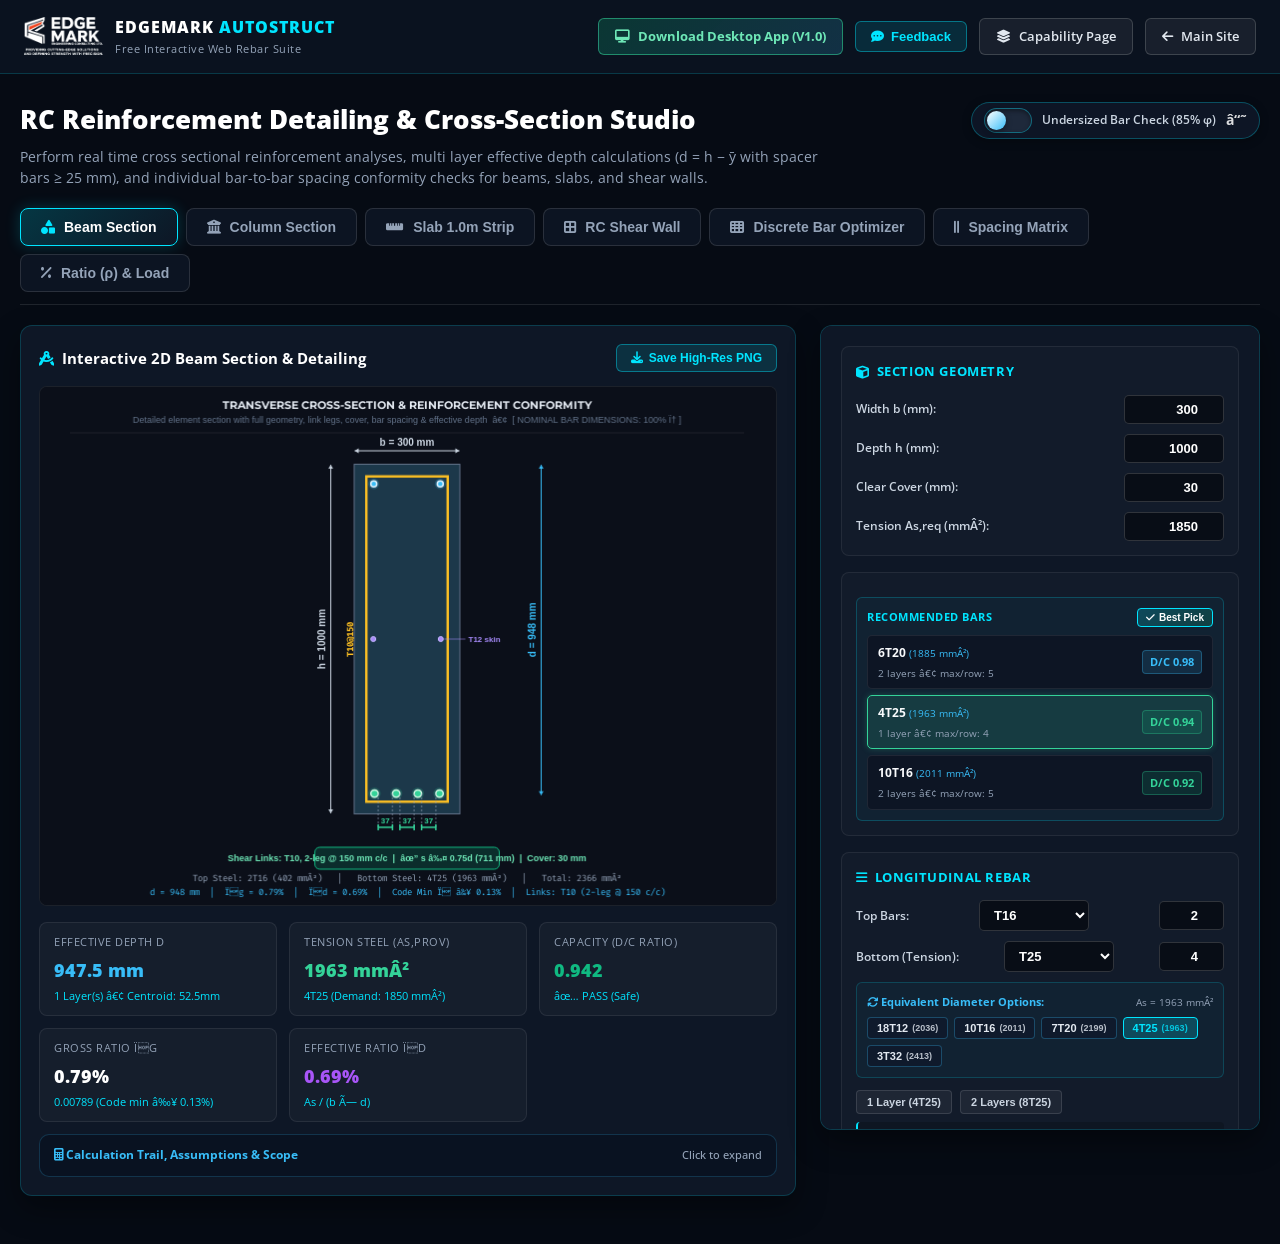
<file: rebar-web-tool.html>
﻿<!DOCTYPE html>
<html lang="en">
<head>
  <meta charset="UTF-8" />
  <meta name="viewport" content="width=1280" />
  <title>AutoStruct Rebar Suite | Free Interactive Web Detailing Studio</title>
  <meta name="description" content="EDGEMARK AutoStruct Solutions Free interactive 2D reinforced concrete section visualizer for beams, slabs, and shear walls with code compliant effective depth and spacing checks." />
  <link rel="icon" type="image/png" href="assets/images/logo-navbar.png" />
  <link rel="preconnect" href="https://fonts.googleapis.com" />
  <link rel="preconnect" href="https://fonts.gstatic.com" crossorigin />
  <link href="https://fonts.googleapis.com/css2?family=Montserrat:wght@400;600;700;800;900&family=Open+Sans:wght@400;500;600;700&family=Fira+Code:wght@400;600&display=swap" rel="stylesheet" />
  <link rel="stylesheet" href="https://cdnjs.cloudflare.com/ajax/libs/font-awesome/6.5.0/css/all.min.css" />
  <link rel="stylesheet" href="assets/css/style.css" />
  <style>
    :root {
      --bg-studio: #060b14;
      --card-studio: #0e1726;
      --border-studio: rgba(0, 229, 255, 0.18);
      --accent-cyan: #00e5ff;
      --accent-green: #10b981;
      --accent-orange: #f59e0b;
      --text-main: #f1f5f9;
      --text-muted: #94a3b8;
    }

    body {
      background: var(--bg-studio);
      color: var(--text-main);
      font-family: var(--font-body);
      min-width: 1200px;
      min-height: 100vh;
      margin: 0;
      padding: 0;
      overflow-x: hidden;
    }

    /* Top Studio Nav */
    .studio-navbar {
      background: rgba(11, 19, 32, 0.95);
      backdrop-filter: blur(14px);
      border-bottom: 1px solid var(--border-studio);
      padding: 14px 24px;
      position: sticky;
      top: 0;
      z-index: 1000;
      display: flex;
      align-items: center;
      justify-content: space-between;
      gap: 16px;
    }

    .studio-brand {
      display: flex;
      align-items: center;
      gap: 12px;
      text-decoration: none;
    }

    .studio-brand img {
      height: 38px;
      width: auto;
    }

    .studio-brand-text {
      display: flex;
      flex-direction: column;
    }

    .studio-brand-title {
      font-family: var(--font-heading);
      font-weight: 800;
      font-size: 16px;
      letter-spacing: 1px;
      color: #fff;
    }

    .studio-brand-title span {
      color: var(--accent-cyan);
    }

    .studio-brand-sub {
      font-size: 11px;
      color: var(--text-muted);
      letter-spacing: 0.5px;
    }

    .studio-nav-actions {
      display: flex;
      align-items: center;
      gap: 12px;
    }

    .badge-live-demo {
      display: inline-flex;
      align-items: center;
      gap: 6px;
      background: rgba(0, 229, 255, 0.12);
      border: 1px solid rgba(0, 229, 255, 0.4);
      color: var(--accent-cyan);
      font-size: 11px;
      font-weight: 700;
      padding: 5px 12px;
      border-radius: 999px;
      text-transform: uppercase;
      letter-spacing: 0.8px;
    }

    .badge-live-demo .dot {
      width: 7px;
      height: 7px;
      border-radius: 50%;
      background: var(--accent-cyan);
      box-shadow: 0 0 8px var(--accent-cyan);
      animation: pulse-dot 1.6s infinite;
    }

    @keyframes pulse-dot {
      0%, 100% { opacity: 1; transform: scale(1); }
      50% { opacity: 0.4; transform: scale(0.85); }
    }

    .btn-studio-back {
      display: inline-flex;
      align-items: center;
      gap: 8px;
      background: rgba(255, 255, 255, 0.06);
      border: 1px solid rgba(255, 255, 255, 0.16);
      color: #e2e8f0;
      padding: 7px 16px;
      border-radius: 6px;
      font-size: 13px;
      font-weight: 600;
      text-decoration: none;
      transition: all 0.2s ease;
    }

    .btn-studio-back:hover {
      background: rgba(0, 229, 255, 0.15);
      border-color: var(--accent-cyan);
      color: #fff;
    }

    /* Main Studio Container */
    .studio-container {
      max-width: 1440px;
      margin: 0 auto;
      padding: 24px 20px 48px;
    }

    /* Studio Header */
    .studio-header {
      margin-bottom: 20px;
      display: flex;
      justify-content: space-between;
      align-items: flex-start;
      gap: 24px;
      flex-wrap: wrap;
    }

    .studio-header h1 {
      font-size: 26px;
      font-weight: 800;
      color: #fff;
      margin-bottom: 6px;
    }

    .studio-header p {
      color: var(--text-muted);
      font-size: 14px;
      max-width: 820px;
      line-height: 1.5;
    }

    /* Element Type Switcher Tabs */
    .element-tabs {
      display: flex;
      gap: 10px;
      margin-bottom: 20px;
      border-bottom: 1px solid rgba(255, 255, 255, 0.1);
      padding-bottom: 12px;
      flex-wrap: wrap;
    }

    .tab-btn {
      display: inline-flex;
      align-items: center;
      gap: 9px;
      background: rgba(14, 23, 38, 0.8);
      border: 1px solid rgba(255, 255, 255, 0.12);
      color: var(--text-muted);
      padding: 10px 20px;
      border-radius: 8px;
      font-size: 14px;
      font-weight: 700;
      cursor: pointer;
      transition: all 0.25s cubic-bezier(0.4, 0, 0.2, 1);
    }

    .tab-btn:hover {
      border-color: var(--accent-cyan);
      color: #fff;
      transform: translateY(-1px);
    }

    .tab-btn.active {
      background: linear-gradient(135deg, rgba(0, 229, 255, 0.2) 0%, rgba(14, 23, 38, 0.95) 100%);
      border-color: var(--accent-cyan);
      color: #fff;
      box-shadow: 0 0 15px rgba(0, 229, 255, 0.2);
    }

    .tab-btn.active i {
      color: var(--accent-cyan);
    }

    /* Nigeria Factor Compact Toggle */
    .night-toggle-widget {
      display: inline-flex;
      align-items: center;
      position: relative;
      margin-top: 4px;
      flex-shrink: 0;
    }

    .night-switch-row {
      display: inline-flex;
      align-items: center;
      gap: 10px;
      background: rgba(14, 23, 38, 0.95);
      border: 1px solid rgba(0, 229, 255, 0.28);
      border-radius: 999px;
      padding: 5px 12px;
      box-shadow: 0 2px 10px rgba(0, 0, 0, 0.3);
      transition: all 0.25s ease;
    }

    .night-toggle-widget.nigeria-active .night-switch-row {
      border-color: rgba(245, 158, 11, 0.45);
      background: rgba(24, 20, 16, 0.95);
    }

    .night-switch-flag {
      font-size: 11.5px;
      font-weight: 600;
      color: #cbd5e1;
      white-space: nowrap;
      user-select: none;
      transition: color 0.2s ease;
    }

    .night-toggle-widget.nigeria-active .night-switch-flag {
      color: #fbbf24;
      font-weight: 700;
    }

    /* Compact Switch Component */
    .night-switch {
      position: relative;
      display: inline-block;
      width: 38px;
      height: 21px;
      margin: 0;
      cursor: pointer;
    }

    .night-switch input {
      opacity: 0;
      width: 0;
      height: 0;
    }

    .night-slider {
      position: absolute;
      cursor: pointer;
      top: 0; left: 0; right: 0; bottom: 0;
      background-color: #1e293b;
      border: 1px solid rgba(0, 229, 255, 0.35);
      transition: all 0.25s ease;
      border-radius: 999px;
    }

    .night-slider .night-knob {
      position: absolute;
      height: 15px;
      width: 15px;
      left: 2px;
      bottom: 2px;
      background: #ffffff;
      border-radius: 50%;
      transition: all 0.25s ease;
      box-shadow: 0 1px 4px rgba(0, 0, 0, 0.3);
    }

    .night-switch input:checked + .night-slider {
      background: #f59e0b;
      border-color: #f59e0b;
    }

    .night-switch input:checked + .night-slider .night-knob {
      transform: translateX(17px);
      background: #ffffff;
    }

    /* â“˜ Info Button & White Notification Tooltip (matching reference image) */
    .nigeria-info-bubble-wrap {
      position: relative;
      display: inline-flex;
      align-items: center;
      cursor: default;
    }

    .nigeria-info-icon {
      display: inline-flex;
      align-items: center;
      justify-content: center;
      color: #ffffff;
      font-size: 14px;
      font-weight: 700;
      line-height: 1;
      user-select: none;
      opacity: 0.85;
      cursor: pointer;
      transition: opacity 0.2s ease;
    }

    .nigeria-info-bubble-wrap:hover .nigeria-info-icon {
      opacity: 1;
    }

    /* White Notification Bubble positioned downwards so it never cuts off at the top */
    .nigeria-white-tooltip {
      position: absolute;
      top: calc(100% + 12px);
      right: 0px;
      width: 280px;
      background: #ffffff;
      color: #1e293b;
      border-radius: 9px;
      padding: 12px 14px;
      box-shadow: 0 12px 32px rgba(0, 0, 0, 0.45), 0 2px 8px rgba(0, 0, 0, 0.12);
      font-size: 11.5px;
      line-height: 1.5;
      pointer-events: none;
      opacity: 0;
      transform: translateY(-4px);
      transition: opacity 0.2s cubic-bezier(0.4, 0, 0.2, 1), transform 0.2s cubic-bezier(0.4, 0, 0.2, 1);
      z-index: 10000;
      text-align: left;
    }

    /* Upward pointing arrow tail pointing directly to â“˜ icon */
    .nigeria-white-tooltip::after {
      content: '';
      position: absolute;
      bottom: 100%;
      right: 6px;
      border-width: 6px;
      border-style: solid;
      border-color: transparent transparent #ffffff transparent;
    }

    .nigeria-white-tooltip strong {
      color: #0f172a;
      font-size: 12px;
      display: block;
      margin-bottom: 4px;
    }

    .nigeria-white-tooltip p {
      margin: 0;
      color: #334155;
      font-size: 11px;
      line-height: 1.45;
    }

    .nigeria-info-bubble-wrap:hover .nigeria-white-tooltip {
      opacity: 1;
      transform: translateY(0);
      pointer-events: auto;
    }

    /* Switch Component */
    .night-switch {
      position: relative;
      display: inline-block;
      width: 48px;
      height: 25px;
      margin: 0;
      cursor: pointer;
    }

    .night-switch input {
      opacity: 0;
      width: 0;
      height: 0;
    }

    .night-slider {
      position: absolute;
      cursor: pointer;
      top: 0;
      left: 0;
      right: 0;
      bottom: 0;
      background-color: #1e293b;
      border: 1px solid rgba(0, 229, 255, 0.35);
      transition: all 0.3s cubic-bezier(0.4, 0, 0.2, 1);
      border-radius: 999px;
      box-shadow: inset 0 2px 4px rgba(0, 0, 0, 0.4);
    }

    .night-slider .night-knob {
      position: absolute;
      content: "";
      height: 19px;
      width: 19px;
      left: 2px;
      bottom: 2px;
      background: linear-gradient(135deg, #ffffff 0%, #38bdf8 100%);
      border-radius: 50%;
      transition: all 0.3s cubic-bezier(0.4, 0, 0.2, 1);
      box-shadow: 0 2px 6px rgba(0, 0, 0, 0.4);
    }

    .night-switch input:checked + .night-slider {
      background: linear-gradient(135deg, #f59e0b 0%, #d97706 100%);
      border-color: #f59e0b;
      box-shadow: 0 0 12px rgba(245, 158, 11, 0.4), inset 0 2px 4px rgba(0, 0, 0, 0.3);
    }

    .night-switch input:checked + .night-slider .night-knob {
      transform: translateX(23px);
      background: #ffffff;
      box-shadow: 0 0 8px rgba(255, 255, 255, 0.85);
    }

    .standard-note-highlight {
      font-size: 11px;
      line-height: 1.35;
      padding: 4px 10px;
      border-radius: 6px;
      background: rgba(0, 229, 255, 0.05);
      border: 1px solid rgba(0, 229, 255, 0.15);
      color: #94a3b8;
      max-width: 480px;
      text-align: right;
      transition: all 0.25s ease;
    }

    .standard-note-highlight.nigeria {
      color: #fde68a !important;
      background: rgba(245, 158, 11, 0.12);
      border: 1px solid rgba(245, 158, 11, 0.35);
      box-shadow: 0 0 10px rgba(245, 158, 11, 0.15);
    }

    /* Studio Workspace Split */
    .studio-workspace {
      display: grid;
      grid-template-columns: 1fr 440px;
      gap: 24px;
      align-items: start;
    }

    @media (max-width: 1080px) {
      .studio-workspace {
        grid-template-columns: 1fr;
      }
      .visualizer-card {
        position: static;
      }
      .controls-panel {
        position: static;
        max-height: none;
        overflow-y: visible;
      }
    }

    /* Visualizer Card (Sticky & Stationary) */
    .visualizer-card {
      background: var(--card-studio);
      border: 1px solid var(--border-studio);
      border-radius: 12px;
      padding: 18px;
      position: sticky;
      top: 80px;
      align-self: start;
      box-shadow: 0 12px 30px rgba(0, 0, 0, 0.4);
    }

    .visualizer-toolbar {
      display: flex;
      align-items: center;
      justify-content: space-between;
      margin-bottom: 14px;
      gap: 12px;
    }

    .visualizer-title {
      font-size: 15px;
      font-weight: 700;
      color: #fff;
      display: flex;
      align-items: center;
      gap: 8px;
    }

    .visualizer-title i {
      color: var(--accent-cyan);
    }

    .btn-export {
      display: inline-flex;
      align-items: center;
      gap: 6px;
      background: rgba(0, 229, 255, 0.12);
      border: 1px solid rgba(0, 229, 255, 0.4);
      color: var(--accent-cyan);
      padding: 6px 14px;
      border-radius: 6px;
      font-size: 12px;
      font-weight: 700;
      cursor: pointer;
      transition: all 0.2s ease;
    }

    .btn-export:hover {
      background: var(--accent-cyan);
      color: #060b14;
    }

    /* Canvas Wrapper */
    .canvas-wrap {
      width: 100%;
      height: 520px;
      background: #090e18;
      border: 1px solid rgba(255, 255, 255, 0.08);
      border-radius: 8px;
      position: relative;
      overflow: hidden;
      display: flex;
      align-items: center;
      justify-content: center;
    }

    #rebarCanvas {
      display: block;
      width: 100%;
      height: 100%;
    }

    /* Metrics Summary Grid below Canvas */
    .metrics-strip {
      display: grid;
      grid-template-columns: repeat(auto-fit, minmax(180px, 1fr));
      gap: 12px;
      margin-top: 16px;
    }

    .metric-pill {
      background: rgba(255, 255, 255, 0.03);
      border: 1px solid rgba(255, 255, 255, 0.08);
      border-radius: 8px;
      padding: 10px 14px;
    }

    .metric-pill-label {
      font-size: 11px;
      color: var(--text-muted);
      text-transform: uppercase;
      letter-spacing: 0.5px;
      margin-bottom: 4px;
    }

    .metric-pill-val {
      font-size: 18px;
      font-weight: 800;
      color: #fff;
      font-family: var(--font-heading);
    }

    .metric-pill-sub {
      font-size: 11px;
      color: var(--accent-cyan);
      margin-top: 2px;
    }

    /* Controls Sidebar Panel (Independently Scrollable) */
    .controls-panel {
      background: var(--card-studio);
      border: 1px solid var(--border-studio);
      border-radius: 12px;
      padding: 20px;
      display: flex;
      flex-direction: column;
      gap: 16px;
      position: sticky;
      top: 80px;
      height: calc(100vh - 95px);
      min-height: 740px;
      max-height: calc(100vh - 80px);
      overflow-y: auto;
      overflow-x: hidden;
      scrollbar-width: thin;
      scrollbar-color: rgba(0, 229, 255, 0.3) rgba(14, 23, 38, 0.6);
      box-shadow: 0 12px 30px rgba(0, 0, 0, 0.4);
    }

    .controls-panel::-webkit-scrollbar {
      width: 6px;
    }
    .controls-panel::-webkit-scrollbar-track {
      background: rgba(14, 23, 38, 0.6);
      border-radius: 4px;
    }
    .controls-panel::-webkit-scrollbar-thumb {
      background: rgba(0, 229, 255, 0.3);
      border-radius: 4px;
    }
    .controls-panel::-webkit-scrollbar-thumb:hover {
      background: var(--accent-cyan);
    }

    .panel-group {
      background: rgba(255, 255, 255, 0.02);
      border: 1px solid rgba(255, 255, 255, 0.07);
      border-radius: 8px;
      padding: 14px;
    }

    .panel-group-title {
      font-size: 13px;
      font-weight: 700;
      color: var(--accent-cyan);
      text-transform: uppercase;
      letter-spacing: 0.6px;
      margin-bottom: 12px;
      display: flex;
      align-items: center;
      gap: 7px;
    }

    .control-row {
      display: flex;
      justify-content: space-between;
      align-items: center;
      margin-bottom: 10px;
      gap: 10px;
    }

    .control-row:last-child {
      margin-bottom: 0;
    }

    .control-label {
      font-size: 12px;
      color: #cbd5e1;
      font-weight: 600;
    }

    .control-input {
      background: #080d16;
      border: 1px solid rgba(255, 255, 255, 0.16);
      color: #fff;
      padding: 6px 10px;
      border-radius: 5px;
      font-size: 13px;
      font-weight: 600;
      width: 100px;
      text-align: right;
    }

    .control-select {
      background: #080d16;
      border: 1px solid rgba(255, 255, 255, 0.16);
      color: #fff;
      padding: 6px 10px;
      border-radius: 5px;
      font-size: 13px;
      font-weight: 600;
      width: 110px;
      cursor: pointer;
    }

    .control-input:focus, .control-select:focus {
      border-color: var(--accent-cyan);
      outline: none;
      box-shadow: 0 0 8px rgba(0, 229, 255, 0.3);
    }

    /* Presets buttons strip */
    .preset-btns {
      display: flex;
      gap: 8px;
      flex-wrap: wrap;
      margin-top: 8px;
    }

    .btn-preset {
      background: rgba(255, 255, 255, 0.05);
      border: 1px solid rgba(255, 255, 255, 0.12);
      color: #cbd5e1;
      font-size: 11px;
      font-weight: 600;
      padding: 5px 10px;
      border-radius: 4px;
      cursor: pointer;
      transition: all 0.2s ease;
    }

    .btn-preset:hover {
      background: rgba(0, 229, 255, 0.15);
      border-color: var(--accent-cyan);
      color: #fff;
    }

    .code-note {
      font-size: 11px;
      color: var(--text-muted);
      line-height: 1.4;
      margin-top: 8px;
      background: rgba(0, 0, 0, 0.2);
      padding: 8px;
      border-radius: 4px;
      border-left: 2px solid var(--accent-cyan);
    }

    /* AI / Auto Recommendation Styles */
    .suggest-box {
      background: rgba(0, 229, 255, 0.04);
      border: 1px solid rgba(0, 229, 255, 0.22);
      border-radius: 6px;
      padding: 10px;
      margin-top: 10px;
    }
    .suggest-header {
      display: flex;
      justify-content: space-between;
      align-items: center;
      margin-bottom: 8px;
    }
    .suggest-title {
      font-size: 11px;
      font-weight: 700;
      color: var(--accent-cyan);
      text-transform: uppercase;
      letter-spacing: 0.5px;
      display: flex;
      align-items: center;
      gap: 6px;
    }
    .btn-auto-opt {
      background: linear-gradient(135deg, rgba(0, 229, 255, 0.2), rgba(16, 185, 129, 0.2));
      border: 1px solid var(--accent-cyan);
      color: #fff;
      font-size: 10px;
      font-weight: 700;
      padding: 3px 8px;
      border-radius: 4px;
      cursor: pointer;
      display: inline-flex;
      align-items: center;
      gap: 4px;
      transition: all 0.2s ease;
    }
    .btn-auto-opt:hover {
      background: var(--accent-cyan);
      color: #0b0f19;
      box-shadow: 0 0 10px rgba(0, 229, 255, 0.4);
    }
    .suggest-cards {
      display: flex;
      flex-direction: column;
      gap: 6px;
    }
    .suggest-card {
      background: #0d1524;
      border: 1px solid rgba(255, 255, 255, 0.08);
      border-radius: 5px;
      padding: 7px 10px;
      display: flex;
      justify-content: space-between;
      align-items: center;
      cursor: pointer;
      transition: all 0.2s ease;
    }
    .suggest-card:hover {
      background: rgba(0, 229, 255, 0.12);
      border-color: var(--accent-cyan);
      transform: translateX(2px);
    }
    .suggest-card.active {
      border-color: #34d399;
      background: rgba(52, 211, 153, 0.14);
      box-shadow: 0 0 6px rgba(52, 211, 153, 0.25);
    }
    .suggest-card-spec {
      font-size: 12px;
      font-weight: 700;
      color: #f8fafc;
    }
    .suggest-card-sub {
      font-size: 10px;
      color: #94a3b8;
      margin-top: 2px;
    }
    .suggest-card-badge {
      font-size: 11px;
      font-weight: 700;
      padding: 2px 7px;
      border-radius: 4px;
      background: rgba(16, 185, 129, 0.15);
      color: #34d399;
      border: 1px solid rgba(52, 211, 153, 0.3);
      white-space: nowrap;
    }
    .suggest-card-badge.exact {
      background: rgba(56, 189, 248, 0.15);
      color: #38bdf8;
      border-color: rgba(56, 189, 248, 0.3);
    }

    /* Convert Chips & Box */
    .convert-box {
      margin: 8px 0 12px;
      padding: 10px;
      background: rgba(0, 229, 255, 0.04);
      border: 1px solid rgba(0, 229, 255, 0.18);
      border-radius: 6px;
    }
    .btn-convert-chip {
      background: rgba(15, 23, 42, 0.7);
      border: 1px solid rgba(56, 189, 248, 0.3);
      color: #e2e8f0;
      padding: 4px 9px;
      border-radius: 4px;
      font-size: 11px;
      font-weight: 600;
      cursor: pointer;
      transition: all 0.15s ease;
      display: inline-flex;
      align-items: center;
      gap: 4px;
    }
    .btn-convert-chip:hover {
      background: rgba(56, 189, 248, 0.2);
      border-color: #38bdf8;
      color: #fff;
    }
    .btn-convert-chip.active {
      background: rgba(0, 229, 255, 0.2);
      border-color: #00e5ff;
      color: #00e5ff;
      font-weight: 700;
    }

    /* Feedback Button & Modal */
    .btn-studio-feedback {
      display: inline-flex;
      align-items: center;
      gap: 7px;
      background: rgba(0, 229, 255, 0.12);
      border: 1px solid rgba(0, 229, 255, 0.4);
      color: #00e5ff;
      padding: 7px 15px;
      border-radius: 6px;
      font-size: 13px;
      font-weight: 700;
      cursor: pointer;
      transition: all 0.2s ease;
    }
    .btn-studio-feedback:hover {
      background: #00e5ff;
      color: #060b14;
      box-shadow: 0 0 14px rgba(0, 229, 255, 0.4);
    }

    .feedback-modal-overlay {
      position: fixed;
      top: 0;
      left: 0;
      width: 100vw;
      height: 100vh;
      background: rgba(6, 11, 20, 0.85);
      backdrop-filter: blur(8px);
      z-index: 9999;
      display: flex;
      align-items: center;
      justify-content: center;
      padding: 20px;
    }
    .feedback-modal-content {
      background: #0f172a;
      border: 1px solid rgba(0, 229, 255, 0.3);
      border-radius: 12px;
      width: 100%;
      max-width: 540px;
      padding: 24px;
      box-shadow: 0 20px 40px rgba(0, 0, 0, 0.6);
      animation: modalFadeIn 0.25s ease-out;
    }
    @keyframes modalFadeIn {
      from { opacity: 0; transform: translateY(-12px); }
      to { opacity: 1; transform: translateY(0); }
    }
    .feedback-modal-header {
      display: flex;
      justify-content: space-between;
      align-items: center;
      border-bottom: 1px solid rgba(255, 255, 255, 0.1);
      padding-bottom: 12px;
      margin-bottom: 16px;
    }
    .feedback-modal-header h3 {
      font-size: 18px;
      font-weight: 700;
      color: #fff;
      margin: 0;
      display: flex;
      align-items: center;
      gap: 8px;
    }
    .feedback-close-btn {
      background: none;
      border: none;
      color: #94a3b8;
      font-size: 24px;
      cursor: pointer;
      line-height: 1;
    }
    .feedback-close-btn:hover {
      color: #fff;
    }
  </style>
</head>
<body>

  <!-- Studio Navbar -->
  <header class="studio-navbar">
    <a href="index.html" class="studio-brand">
      <img src="assets/images/logo-navbar.png" alt="EDGEMARK Logo" />
      <div class="studio-brand-text">
        <span class="studio-brand-title">EDGEMARK <span>AUTOSTRUCT</span></span>
        <span class="studio-brand-sub">Free Interactive Web Rebar Suite</span>
      </div>
    </a>
    <div class="studio-nav-actions">
      <a href="downloads/AutoStruct%20Rebar%20Engineering%20Pro%20V1.0.exe" download="AutoStruct Rebar Engineering Pro V1.0.exe" class="btn-studio-back" style="background:linear-gradient(135deg, rgba(16,185,129,0.22), rgba(56,189,248,0.18)); border-color:rgba(52,211,153,0.55); color:#6ee7b7; font-weight:700;" title="Download Free Windows Desktop App (53.4 MB, No License Key)">
        <i class="fa-solid fa-desktop"></i> Download Desktop App (V1.0)
      </a>
      <button type="button" class="btn-studio-feedback" onclick="openFeedbackModal()">
        <i class="fa-solid fa-comment-dots"></i> Feedback
      </button>
      <a href="autostruct-capability.html" class="btn-studio-back"><i class="fa-solid fa-layer-group"></i> Capability Page</a>
      <a href="index.html" class="btn-studio-back"><i class="fa-solid fa-arrow-left"></i> Main Site</a>
    </div>
  </header>

  <!-- Studio Container -->
  <main class="studio-container">
    <div class="studio-header">
      <div class="header-text-block">
        <h1>RC Reinforcement Detailing &amp; Cross-Section Studio</h1>
        <p>
          Perform real time cross sectional reinforcement analyses, multi layer effective depth calculations (d = h &minus; y&#772; with spacer bars &ge; 25 mm), and individual bar-to-bar spacing conformity checks for beams, slabs, and shear walls.
        </p>
      </div>

      <!-- Compact Switch: Undersized Bar Sensitivity (85% phi) -->
      <div class="night-toggle-widget" id="nightToggleWidget">
        <div class="night-switch-row">
          <label class="night-switch" title="Optional Sensitivity Check: 85% bar diameter (72.3% area)">
            <input type="checkbox" id="stdToggleSwitch" onchange="onToggleSwitchChange(this.checked)">
            <span class="night-slider">
              <span class="night-knob"></span>
            </span>
          </label>
          <span class="night-switch-flag" id="nightSwitchFlag">Undersized Bar Check (85% &phi;)</span>
          <div class="nigeria-info-bubble-wrap">
            <span class="nigeria-info-icon">â“˜</span>
            <div class="nigeria-white-tooltip">
              <strong>Undersized Bar Sensitivity (85% &phi;)</strong>
              <p>Default uses <strong>100% nominal bar dimensions</strong>. Toggle <strong>ON</strong> for an optional sensitivity check using <strong>0.85&phi;</strong>, which reduces effective bar area to <strong>72.25%</strong> (0.85&sup2;) of nominal.<br><br>Not a universal code factor; intended only when checking verified undersized site bars.</p>
            </div>
          </div>
        </div>
      </div>
    </div>

    <!-- Element Selector Tabs (All 7 Desktop Modules) -->
    <div class="element-tabs" style="flex-wrap:wrap; gap:8px;">
      <button class="tab-btn active" id="tabBeam" onclick="setElementType('beam')">
        <i class="fa-solid fa-shapes"></i> Beam Section
      </button>
      <button class="tab-btn" id="tabColumn" onclick="setElementType('column')">
        <i class="fa-solid fa-building-columns"></i> Column Section
      </button>
      <button class="tab-btn" id="tabSlab" onclick="setElementType('slab')">
        <i class="fa-solid fa-ruler-horizontal"></i> Slab 1.0m Strip
      </button>
      <button class="tab-btn" id="tabWall" onclick="setElementType('wall')">
        <i class="fa-solid fa-border-all"></i> RC Shear Wall
      </button>
      <button class="tab-btn" id="tabDiscrete" onclick="setElementType('discrete')">
        <i class="fa-solid fa-table-cells"></i> Discrete Bar Optimizer
      </button>
      <button class="tab-btn" id="tabSpacing" onclick="setElementType('spacing')">
        <i class="fa-solid fa-grip-lines-vertical"></i> Spacing Matrix
      </button>
      <button class="tab-btn" id="tabRatio" onclick="setElementType('ratio')">
        <i class="fa-solid fa-percent"></i> Ratio (&rho;) &amp; Load
      </button>
    </div>

    <!-- Workspace Split: Visualizer on Left, Controls on Right -->
    <div class="studio-workspace">
      
      <!-- Visualizer Area -->
      <div class="visualizer-card">
        <div class="visualizer-toolbar">
          <div class="visualizer-title" id="canvasTitle">
            <i class="fa-solid fa-drafting-compass"></i> Interactive 2D Beam Section &amp; Detailing
          </div>
          <div style="display:flex; gap:8px; align-items:center;">
            <button class="btn-export" id="btnExportPng" onclick="exportCanvasPNG()">
              <i class="fa-solid fa-download"></i> Save High-Res PNG
            </button>

          </div>
        </div>

        <div class="canvas-wrap" id="canvasWrap">
          <canvas id="rebarCanvas" width="900" height="520"></canvas>
        </div>

        <!-- Tabular / Analytical Module Panel (Discrete, Spacing, Ratio) -->
        <div id="modulePanel" style="display:none; min-height:460px; max-height:540px; overflow-y:auto; padding:16px; background:#0b0f19; border:1px solid rgba(56,189,248,0.18); border-radius:10px;">
        </div>

        <!-- Metrics Strip -->
        <div class="metrics-strip" id="metricsStrip">
          <!-- Dynamically filled by JS -->
        </div>

        <!-- Calculation Trail & Scope Disclaimer -->
        <div id="calcTrailWrap" style="margin-top:12px; background:rgba(9,18,32,0.75); border:1px solid rgba(56,189,248,0.2); border-radius:10px; padding:10px 14px; font-size:0.78rem; color:#cbd5e1;">
          <details>
            <summary style="cursor:pointer; font-weight:700; color:#38bdf8; display:flex; align-items:center; justify-content:space-between; list-style:none;">
              <span><i class="fa-solid fa-calculator"></i> Calculation Trail, Assumptions &amp; Scope</span>
              <span style="font-size:0.7rem; color:#94a3b8; font-weight:500;">Click to expand</span>
            </summary>
            <div id="calcTrailBody" style="margin-top:10px; line-height:1.6; border-top:1px solid rgba(148,163,184,0.15); padding-top:8px;">
              <!-- Dynamically filled by JS -->
            </div>
            <div style="margin-top:10px; padding:8px 10px; background:rgba(245,158,11,0.08); border-left:3px solid #f59e0b; border-radius:4px; font-size:0.72rem; color:#fde68a; line-height:1.5;">
              <strong>Engineering Scope &amp; Limitations:</strong> This tool performs <em>geometric cross-section arrangement, bar-to-bar clear spacing (BS 8110 / EC2 geometric rules), effective depth (d = h &minus; &#x0233;), and provided-vs-required steel area checks</em>. It does not constitute a complete flexural, shear, torsion, or anchorage code design. All outputs must be verified by a qualified structural engineer.
            </div>
          </details>
        </div>
      </div>

      <!-- Controls Area -->
      <div class="controls-panel" id="controlsPanel">
        <!-- Dynamically rendered based on active element -->
      </div>

    </div>
  </main>

  <script>
    // State of the web detailing studio
    const state = {
      type: 'beam', // 'beam', 'column', 'slab', 'wall', 'discrete', 'spacing', 'ratio'
      standard: 'ideal', // 'ideal' (100% dia) or 'nigeria' (85% dia)
      
      // Beam params
      b: 300,
      h: 1000,
      cover: 30,
      beamAsReq: 1850,
      topCount: 2,
      topDia: 16,
      botCount: 4,
      botDia: 25,
      linkDia: 10,
      linkLegs: 2,
      linkSpacing: 150,
      sideCount: 0,
      sideDia: 12,
      sideSpacing: 200,

      // Column params
      colB: 400,
      colH: 400,
      colCover: 40,
      colBarsPerFace: 1, // 4 corners + 4 * barsPerFace
      colBarDia: 20,
      colLinkDia: 10,
      colLinkLegs: 4,
      colLinkSpacing: 200,
      colAsReq: 2400,

      // Slab params
      slabH: 300,
      slabCover: 25,
      slabDia: 16,
      slabSpacing: 150,
      slabAsReq: 1005,

      // Wall params
      wallTw: 200,
      wallLw: 1200,
      wallCover: 25,
      wallDia: 16,
      wallSpacing: 200,
      wallAsReq: 9340,

      // Ratio & Load Module params
      ratioElem: 'beam', // 'beam', 'slab1', 'slab2', 'column', 'wall'
      ratioB: 300,
      ratioH: 600,
      ratioCover: 30,
      ratioLinkDia: 10,
      ratioBarDia: 20,
      ratioBarCount: 4,
      ratioBarSpacing: 150,
      ratioLoadKn: 450
    };

    const canvas = document.getElementById('rebarCanvas');
    const ctx = canvas.getContext('2d');

    // Setup high DPI canvas scaling
    function resizeCanvas() {
      const rect = canvas.parentElement.getBoundingClientRect();
      const dpr = window.devicePixelRatio || 1;
      canvas.width = rect.width * dpr;
      canvas.height = rect.height * dpr;
      ctx.resetTransform();
      ctx.scale(dpr, dpr);
      render();
    }

    window.addEventListener('resize', resizeCanvas);

    function setElementType(type) {
      state.type = type;
      const tabIds = {
        beam: 'tabBeam',
        column: 'tabColumn',
        slab: 'tabSlab',
        wall: 'tabWall',
        discrete: 'tabDiscrete',
        spacing: 'tabSpacing',
        ratio: 'tabRatio'
      };
      Object.entries(tabIds).forEach(([k, id]) => {
        const el = document.getElementById(id);
        if (el) el.classList.toggle('active', k === type);
      });

      const isCanvasMode = ['beam', 'column', 'slab', 'wall'].includes(type);
      document.getElementById('canvasWrap').style.display = isCanvasMode ? 'block' : 'none';
      document.getElementById('modulePanel').style.display = isCanvasMode ? 'none' : 'block';
      document.getElementById('btnExportPng').style.display = isCanvasMode ? 'inline-flex' : 'none';

      const titleMap = {
        beam: '<i class="fa-solid fa-shapes"></i> Interactive 2D Beam Section &amp; Detailing',
        column: '<svg width="14" height="14" viewBox="0 0 20 22" fill="none" style="vertical-align:-2px;margin-right:5px;" aria-hidden="true"><ellipse cx="10" cy="3.5" rx="6" ry="2" fill="currentColor" fill-opacity="0.55"/><rect x="4" y="3.5" width="12" height="15" fill="currentColor" fill-opacity="0.18"/><line x1="4" y1="3.5" x2="4" y2="18.5" stroke="currentColor" stroke-width="1.5"/><line x1="16" y1="3.5" x2="16" y2="18.5" stroke="currentColor" stroke-width="1.5"/><ellipse cx="10" cy="18.5" rx="6" ry="2" fill="currentColor" fill-opacity="0.3" stroke="currentColor" stroke-width="1"/><ellipse cx="10" cy="3.5" rx="6" ry="2" fill="currentColor" fill-opacity="0.0" stroke="currentColor" stroke-width="1"/></svg> Interactive 2D Column Section &amp; Detailing',
        slab: '<i class="fa-solid fa-ruler-horizontal"></i> RC Slab 1.0m Strip Cross-Section &amp; Spacing',
        wall: '<i class="fa-solid fa-border-all"></i> RC Shear Wall Plan Section &amp; Curtains',
        discrete: '<i class="fa-solid fa-table-cells"></i> Discrete Bar Selection &amp; Multi-Diameter Optimizer',
        spacing: '<i class="fa-solid fa-grip-lines-vertical"></i> Slab &amp; Beam Bar Spacing Matrix (mm&sup2;/m)',
        ratio: '<i class="fa-solid fa-percent"></i> Reinforcement Ratio (&rho;) &amp; Load Calculator'
      };
      document.getElementById('canvasTitle').innerHTML = titleMap[type];

      renderControls();
      if (isCanvasMode) {
        resizeCanvas();
      } else {
        render();
      }
    }

    function onToggleSwitchChange(checked) {
      setMaterialStandard(checked ? 'nigeria' : 'ideal');
    }

    function setMaterialStandard(std) {
      state.standard = std;
      const isNigeria = std === 'nigeria';
      const switchEl = document.getElementById('stdToggleSwitch');
      const widgetEl = document.getElementById('nightToggleWidget');
      const flagEl = document.getElementById('nightSwitchFlag');

      if (switchEl) switchEl.checked = isNigeria;
      if (widgetEl) widgetEl.classList.toggle('nigeria-active', isNigeria);
      if (flagEl) {
        flagEl.innerHTML = isNigeria ? 'Undersized Bar Check (85% &phi; ACTIVE)' : 'Undersized Bar Check (85% &phi;)';
      }

      if (state.type === 'beam' && state.linkAsvReq > 0) {
        calcLinkSpacingFromAsv();
      } else {
        renderControls();
        render();
      }
    }

    // Mathematical Helpers
    function getEffDia(dia) {
      return state.standard === 'nigeria' ? dia * 0.85 : dia;
    }

    function barArea(dia) {
      const effDia = getEffDia(dia);
      return (Math.PI * effDia * effDia) / 4.0;
    }

    function calculateBeamEffectiveDepth(h, b, cover, linkDia, botDia, botCount) {
      if (h <= 0 || botCount <= 0 || botDia <= 0) return { d: h, layers: [], centroid: 0 };
      const wUsable = Math.max(0, b - 2 * (cover + linkDia));
      const sMin = Math.max(botDia, 25.0);
      const maxPerRow = Math.max(1, Math.floor((wUsable + sMin) / (botDia + sMin)));

      let remaining = botCount;
      const layers = [];
      while (remaining > 0) {
        const inRow = Math.min(remaining, maxPerRow);
        layers.push(inRow);
        remaining -= inRow;
      }

      const spacerDia = Math.max(botDia, 25.0);
      const yFirst = cover + linkDia + botDia / 2.0;
      const rowStep = botDia + spacerDia;

      let totalMoment = 0;
      let totalBars = 0;
      for (let i = 0; i < layers.length; i++) {
        const yLayer = yFirst + i * rowStep;
        totalMoment += layers[i] * yLayer;
        totalBars += layers[i];
      }

      const centroid = totalBars > 0 ? totalMoment / totalBars : yFirst;
      const d = Math.max(0, h - centroid);
      return { d, layers, centroid, spacerDia };
    }

    // AI & Engineering Recommendation Engines
    function getBeamRecommendations(b, h, cover, linkDia, asReq) {
      if (!asReq || asReq <= 0) return [];
      const barSizes = [16, 20, 25, 32];
      const candidates = [];
      const wUsable = Math.max(0, b - 2 * (cover + linkDia));

      barSizes.forEach(d => {
        const ab = barArea(d);
        const sMin = Math.max(d, 25.0);
        const maxPerRow = Math.max(1, Math.floor((wUsable + sMin) / (d + sMin)));
        const maxBars = maxPerRow * 2; // practical limit: up to 2 layers
        const minCount = Math.max(2, Math.ceil(asReq / ab));

        for (let n = minCount; n <= Math.min(minCount + 3, maxBars); n++) {
          const prov = n * ab;
          if (prov >= asReq) {
            const dc = asReq / prov;
            const layers = n <= maxPerRow ? 1 : 2;
            candidates.push({
              dia: d,
              count: n,
              asProv: Math.round(prov),
              dc: dc,
              layers: layers,
              spec: `${n}T${d}`,
              label: `${n}T${d} (${Math.round(prov)} mmÂ²)`,
              sub: `${layers} layer${layers > 1 ? 's' : ''} â€¢ max/row: ${maxPerRow}`,
              badge: `D/C ${(dc).toFixed(2)}`
            });
          }
        }
      });

      // Sort by highest D/C (most economical / closest to 1.0)
      candidates.sort((a, b) => b.dc - a.dc || a.count - b.count);
      const seenDia = new Set();
      const unique = [];
      for (const c of candidates) {
        if (!seenDia.has(c.dia)) {
          seenDia.add(c.dia);
          unique.push(c);
        }
      }
      return unique.slice(0, 3);
    }

    function getSlabRecommendations(asReq) {
      if (!asReq || asReq <= 0) return [];
      const barSizes = [10, 12, 16, 20, 25];
      const spacings = [100, 125, 150, 175, 200, 225, 250, 300];
      const candidates = [];

      barSizes.forEach(d => {
        const ab = barArea(d);
        spacings.forEach(s => {
          const prov = (1000.0 * ab) / s;
          if (prov >= asReq) {
            const dc = asReq / prov;
            if (dc >= 0.70) {
              candidates.push({
                dia: d,
                spacing: s,
                asProv: Math.round(prov),
                dc: dc,
                spec: `T${d} @ ${s} c/c`,
                label: `T${d} @ ${s} mm c/c`,
                sub: `${Math.round(prov)} mmÂ²/m provided`,
                badge: `D/C ${(dc).toFixed(2)}`
              });
            }
          }
        });
      });

      candidates.sort((a, b) => b.dc - a.dc);
      const seenDia = new Set();
      const unique = [];
      for (const c of candidates) {
        if (!seenDia.has(c.dia)) {
          seenDia.add(c.dia);
          unique.push(c);
        }
      }
      if (unique.length < 3) {
        for (const c of candidates) {
          if (!unique.some(u => u.dia === c.dia && u.spacing === c.spacing)) {
            unique.push(c);
            if (unique.length >= 3) break;
          }
        }
      }
      return unique.slice(0, 3);
    }

    function getWallRecommendations(lw, asReqTotal) {
      if (!asReqTotal || asReqTotal <= 0 || !lw || lw <= 0) return [];
      const barSizes = [12, 16, 20, 25, 32];
      const spacings = [100, 125, 150, 175, 200, 225, 250, 300];
      const candidates = [];

      barSizes.forEach(d => {
        const ab = barArea(d);
        spacings.forEach(s => {
          const provTotal = 2.0 * (lw / s) * ab;
          if (provTotal >= asReqTotal) {
            const dc = asReqTotal / provTotal;
            if (dc >= 0.65) {
              candidates.push({
                dia: d,
                spacing: s,
                asProv: Math.round(provTotal),
                dc: dc,
                spec: `2 Ã— T${d} @ ${s} c/c`,
                label: `T${d} @ ${s} mm c/c (2EF)`,
                sub: `${Math.round(provTotal)} mmÂ² total provided`,
                badge: `D/C ${(dc).toFixed(2)}`
              });
            }
          }
        });
      });

      candidates.sort((a, b) => b.dc - a.dc);
      const seenDia = new Set();
      const unique = [];
      for (const c of candidates) {
        if (!seenDia.has(c.dia)) {
          seenDia.add(c.dia);
          unique.push(c);
        }
      }
      if (unique.length < 3) {
        for (const c of candidates) {
          if (!unique.some(u => u.dia === c.dia && u.spacing === c.spacing)) {
            unique.push(c);
            if (unique.length >= 3) break;
          }
        }
      }
      return unique.slice(0, 3);
    }

    function applyBeamOption(dia, count) {
      state.botDia = dia;
      state.botCount = count;
      renderControls();
      render();
    }

    function applySlabOption(dia, spacing) {
      state.slabDia = dia;
      state.slabSpacing = spacing;
      renderControls();
      render();
    }

    function applyWallOption(dia, spacing) {
      state.wallDia = dia;
      state.wallSpacing = spacing;
      renderControls();
      render();
    }

    function convertBeamDiameter(newDia) {
      const currentArea = state.botCount * barArea(state.botDia);
      const targetArea = Math.max(currentArea, state.beamAsReq);
      const reqCount = Math.max(1, Math.ceil(targetArea / barArea(newDia)));
      state.botDia = newDia;
      state.botCount = reqCount;
      renderControls();
      render();
    }

    function getEquivalentSlabSpacing(dia, targetArea) {
      const singleArea = barArea(dia);
      const sTheo = (1000.0 * singleArea) / targetArea;
      const practicalSteps = [75, 100, 125, 150, 175, 200, 225, 250, 275, 300, 350, 400];
      let chosen = practicalSteps[0];
      for (const step of practicalSteps) {
        if (step <= sTheo + 2) {
          chosen = step;
        } else {
          break;
        }
      }
      return chosen;
    }

    function convertSlabDiameter(newDia) {
      const currentArea = (1000.0 / state.slabSpacing) * barArea(state.slabDia);
      const targetArea = Math.max(currentArea, state.slabAsReq);
      const s = getEquivalentSlabSpacing(newDia, targetArea);
      state.slabDia = newDia;
      state.slabSpacing = s;
      renderControls();
      render();
    }

    function calcLinkSpacingFromAsv() {
      if (!state.linkAsvReq || state.linkAsvReq <= 0) {
        state.linkAsvReqCalcNote = '';
        renderControls();
        render();
        return;
      }
      const aBar       = barArea(state.linkDia);
      const asvPerSet  = state.linkLegs * aBar;                      // mmÂ²
      const svCalc     = asvPerSet / (state.linkAsvReq / 1000.0);    // mm
      const beamRes    = calculateBeamEffectiveDepth(state.h, state.b, state.cover, state.linkDia, state.botDia, state.botCount);
      const maxSv      = 0.75 * beamRes.d;
      const cappedSv   = Math.min(svCalc, maxSv);
      const svRounded  = Math.max(50, Math.floor(cappedSv / 25) * 25);

      state.linkSpacing = svRounded;
      state.linkAsvReqCalcNote = `Asv/set = ${state.linkLegs}Ã—T${state.linkDia} = ${asvPerSet.toFixed(1)} mmÂ² | sv,theo = ${svCalc.toFixed(0)} mm â†’ capped to 0.75d = ${maxSv.toFixed(0)} mm â†’ <strong>set ${svRounded} mm c/c</strong>`;
      renderControls();
      render();
    }

    // Render Controls Sidebar
    function renderControls() {
      const panel = document.getElementById('controlsPanel');
      if (state.type === 'beam') {
        const beamRecs = getBeamRecommendations(state.b, state.h, state.cover, state.linkDia, state.beamAsReq);
        panel.innerHTML = `
          <div class="panel-group">
            <div class="panel-group-title"><i class="fa-solid fa-cube"></i> Section Geometry</div>
            <div class="control-row">
              <span class="control-label">Width b (mm):</span>
              <input type="number" class="control-input" value="${state.b}" step="25" min="100" max="2000" onchange="state.b=+this.value; renderControls(); render();" />
            </div>
            <div class="control-row">
              <span class="control-label">Depth h (mm):</span>
              <input type="number" class="control-input" value="${state.h}" step="50" min="150" max="3000" onchange="state.h=+this.value; renderControls(); render();" />
            </div>
            <div class="control-row">
              <span class="control-label">Clear Cover (mm):</span>
              <input type="number" class="control-input" value="${state.cover}" step="5" min="15" max="80" onchange="state.cover=+this.value; renderControls(); render();" />
            </div>
            <div class="control-row">
              <span class="control-label">Tension As,req (mmÂ²):</span>
              <input type="number" class="control-input" value="${state.beamAsReq}" step="50" min="100" max="25000" onchange="state.beamAsReq=+this.value; renderControls(); render();" />
            </div>
          </div>

          <div class="panel-group">
            ${beamRecs.length > 0 ? `
              <div class="suggest-box">
                <div class="suggest-header">
                  <span class="suggest-title">Recommended Bars</span>
                  <button class="btn-auto-opt" onclick="applyBeamOption(${beamRecs[0].dia}, ${beamRecs[0].count});">
                    <i class="fa-solid fa-check"></i> Best Pick
                  </button>
                </div>
                <div class="suggest-cards">
                  ${beamRecs.map(r => `
                    <div class="suggest-card ${state.botDia===r.dia && state.botCount===r.count ? 'active' : ''}" onclick="applyBeamOption(${r.dia}, ${r.count});">
                      <div>
                        <div class="suggest-card-spec">${r.spec} <span style="font-size:10px; color:#38bdf8; font-weight:normal;">(${r.asProv} mmÂ²)</span></div>
                        <div class="suggest-card-sub">${r.sub}</div>
                      </div>
                      <span class="suggest-card-badge ${r.dc >= 0.95 ? 'exact' : ''}">${r.badge}</span>
                    </div>
                  `).join('')}
                </div>
              </div>
            ` : `
              <div class="code-note">No standard combination fits within width b. Adjust beam width or demand.</div>
            `}
          </div>

          <div class="panel-group">
            <div class="panel-group-title"><i class="fa-solid fa-bars"></i> Longitudinal Rebar</div>
            <div class="control-row">
              <span class="control-label">Top Bars:</span>
              <select class="control-select" onchange="state.topDia=+this.value; render();">
                ${[10, 12, 16, 20, 25, 32].map(d => `<option value="${d}" ${state.topDia===d?'selected':''}>T${d}</option>`).join('')}
              </select>
              <input type="number" class="control-input" style="width:65px;" value="${state.topCount}" min="0" max="20" onchange="state.topCount=+this.value; render();" />
            </div>
            <div class="control-row">
              <span class="control-label">Bottom (Tension):</span>
              <select class="control-select" onchange="convertBeamDiameter(+this.value);">
                ${[12, 16, 20, 25, 32, 40].map(d => `<option value="${d}" ${state.botDia===d?'selected':''}>T${d}</option>`).join('')}
              </select>
              <input type="number" class="control-input" style="width:65px;" value="${state.botCount}" min="1" max="24" onchange="state.botCount=+this.value; renderControls(); render();" />
            </div>
            <!-- Equivalent Area Diameter Conversion -->
            <div class="convert-box">
              <div style="display:flex; justify-content:space-between; align-items:center; margin-bottom:6px;">
                <span style="font-size:11px; font-weight:700; color:#38bdf8;"><i class="fa-solid fa-arrows-rotate"></i> Equivalent Diameter Options:</span>
                <span style="font-size:10px; color:#94a3b8;">As = ${(state.botCount * barArea(state.botDia)).toFixed(0)} mmÂ²</span>
              </div>
              <div style="display:flex; gap:6px; flex-wrap:wrap;">
                ${[12, 16, 20, 25, 32].map(d => {
                  const currArea = state.botCount * barArea(state.botDia);
                  const targetArea = Math.max(currArea, state.beamAsReq);
                  const count = Math.max(1, Math.ceil(targetArea / barArea(d)));
                  const provArea = count * barArea(d);
                  const isActive = state.botDia === d && state.botCount === count;
                  return `
                    <button type="button" class="btn-convert-chip ${isActive ? 'active' : ''}" onclick="applyBeamOption(${d}, ${count});" title="Select ${count}T${d} (${provArea.toFixed(0)} mmÂ²)">
                      ${count}T${d} <span style="font-size:9px; opacity:0.8;">(${provArea.toFixed(0)})</span>
                    </button>
                  `;
                }).join('')}
              </div>
            </div>
            <div class="preset-btns">
              <button class="btn-preset" onclick="state.botCount=4; renderControls(); render();">1 Layer (4T${state.botDia})</button>
              <button class="btn-preset" onclick="state.botCount=8; renderControls(); render();">2 Layers (8T${state.botDia})</button>
            </div>
            <div class="code-note">
              <strong>BS 8110 Multi-Layer:</strong> Uses spacer bar &ge; 25 mm or &phi;<sub>bar</sub>. Effective depth d reduces automatically as layers increase.
            </div>
          </div>

          <div class="panel-group">
            <div class="panel-group-title"><i class="fa-solid fa-arrows-split-up-and-left"></i> Shear Links</div>
            <div class="control-row">
              <span class="control-label">Link Size &amp; Legs:</span>
              <select class="control-select" onchange="state.linkDia=+this.value; renderControls(); render();">
                ${[10, 12, 16].map(d => `<option value="${d}" ${state.linkDia===d?'selected':''}>T${d}</option>`).join('')}
              </select>
              <select class="control-select" style="width:75px;" onchange="state.linkLegs=+this.value; render();">
                ${[2, 4, 6].map(l => `<option value="${l}" ${state.linkLegs===l?'selected':''}>${l}-leg</option>`).join('')}
              </select>
            </div>
            <div class="control-row">
              <span class="control-label">Spacing c/c (mm):</span>
              <input type="number" class="control-input" value="${state.linkSpacing}" step="25" min="50" max="450" onchange="state.linkSpacing=+this.value; render();" />
            </div>
            <div class="control-row">
              <span class="control-label">Asv,req (mmÂ²/m):</span>
              <input type="number" class="control-input" value="${state.linkAsvReq || 0}" step="25" min="0" max="5000"
                onchange="state.linkAsvReq=+this.value; calcLinkSpacingFromAsv();"
                placeholder="e.g. 500 auto-calculates spacing" />
            </div>
            ${(state.linkAsvReq > 0 && state.linkAsvReqCalcNote) ? `
            <div class="code-note" style="color:#fbbf24; border-color:rgba(251,191,36,0.3);">
              ${state.linkAsvReqCalcNote}
            </div>` : ''}
            <div class="code-note">
              <strong>Shear link check (BS 8110):</strong> s<sub>v</sub> â‰¤ 0.75d. Enter Asv,req to auto-calculate spacing from required shear link area.
            </div>
          </div>
        `;
      } else if (state.type === 'slab') {
        const slabRecs = getSlabRecommendations(state.slabAsReq);
        panel.innerHTML = `
          <div class="panel-group">
            <div class="panel-group-title"><i class="fa-solid fa-cube"></i> Slab Section Geometry</div>
            <div class="control-row">
              <span class="control-label">Depth h (mm):</span>
              <input type="number" class="control-input" value="${state.slabH}" step="25" min="100" max="600" onchange="state.slabH=+this.value; render();" />
            </div>
            <div class="control-row">
              <span class="control-label">Cover c (mm):</span>
              <input type="number" class="control-input" value="${state.slabCover}" step="5" min="15" max="60" onchange="state.slabCover=+this.value; render();" />
            </div>
            <div class="control-row">
              <span class="control-label">As,req (mmÂ²/m):</span>
              <input type="number" class="control-input" value="${state.slabAsReq}" step="50" min="100" max="10000" onchange="state.slabAsReq=+this.value; renderControls(); render();" />
            </div>
          </div>

          <div class="panel-group">
            ${slabRecs.length > 0 ? `
              <div class="suggest-box">
                <div class="suggest-header">
                  <span class="suggest-title">Recommended Spacings</span>
                  <button class="btn-auto-opt" onclick="applySlabOption(${slabRecs[0].dia}, ${slabRecs[0].spacing});">
                    <i class="fa-solid fa-check"></i> Best Pick
                  </button>
                </div>
                <div class="suggest-cards">
                  ${slabRecs.map(r => `
                    <div class="suggest-card ${state.slabDia===r.dia && state.slabSpacing===r.spacing ? 'active' : ''}" onclick="applySlabOption(${r.dia}, ${r.spacing});">
                      <div>
                        <div class="suggest-card-spec">${r.spec}</div>
                        <div class="suggest-card-sub">${r.sub}</div>
                      </div>
                      <span class="suggest-card-badge ${r.dc >= 0.95 ? 'exact' : ''}">${r.badge}</span>
                    </div>
                  `).join('')}
                </div>
              </div>
            ` : `
              <div class="code-note">Adjust Target As,req to view practical spacing candidates.</div>
            `}
          </div>

          <div class="panel-group">
            <div class="panel-group-title"><i class="fa-solid fa-bars"></i> Main Bottom Rebar (B1)</div>
            <div class="control-row">
              <span class="control-label">Bar Diameter:</span>
              <select class="control-select" onchange="convertSlabDiameter(+this.value);">
                ${[10, 12, 16, 20, 25].map(d => `<option value="${d}" ${state.slabDia===d?'selected':''}>T${d}</option>`).join('')}
              </select>
            </div>
            <div class="control-row">
              <span class="control-label">Spacing s (mm c/c):</span>
              <input type="number" class="control-input" value="${state.slabSpacing}" step="25" min="75" max="400" onchange="state.slabSpacing=+this.value; renderControls(); render();" />
            </div>
            <!-- Equivalent Spacing Conversion -->
            <div class="convert-box">
              <div style="display:flex; justify-content:space-between; align-items:center; margin-bottom:6px;">
                <span style="font-size:11px; font-weight:700; color:#38bdf8;"><i class="fa-solid fa-arrows-rotate"></i> Equivalent Spacing Options:</span>
                <span style="font-size:10px; color:#94a3b8;">As = ${((1000 / state.slabSpacing) * barArea(state.slabDia)).toFixed(0)} mmÂ²/m</span>
              </div>
              <div style="display:flex; gap:6px; flex-wrap:wrap;">
                ${[10, 12, 16, 20, 25].map(d => {
                  const currArea = (1000.0 / state.slabSpacing) * barArea(state.slabDia);
                  const targetArea = Math.max(currArea, state.slabAsReq);
                  const s = getEquivalentSlabSpacing(d, targetArea);
                  const provArea = (1000.0 / s) * barArea(d);
                  const isActive = state.slabDia === d && state.slabSpacing === s;
                  return `
                    <button type="button" class="btn-convert-chip ${isActive ? 'active' : ''}" onclick="applySlabOption(${d}, ${s});" title="Select T${d}@${s}mm (${provArea.toFixed(0)} mmÂ²/m)">
                      T${d}@${s} <span style="font-size:9px; opacity:0.8;">(${provArea.toFixed(0)})</span>
                    </button>
                  `;
                }).join('')}
              </div>
            </div>
            <div class="preset-btns">
              <button class="btn-preset" onclick="state.slabH=300; state.slabDia=20; state.slabSpacing=150; renderControls(); render();">Case 1 (300 / T20@150)</button>
              <button class="btn-preset" onclick="state.slabH=300; state.slabDia=16; state.slabSpacing=150; renderControls(); render();">Case 2 (300 / T16@150)</button>
              <button class="btn-preset" onclick="state.slabH=200; state.slabDia=16; state.slabSpacing=150; renderControls(); render();">Case 3 (200 / T16@150)</button>
            </div>
          </div>
        `;
      } else if (state.type === 'wall') {
        const wallRecs = getWallRecommendations(state.wallLw, state.wallAsReq);
        panel.innerHTML = `
          <div class="panel-group">
            <div class="panel-group-title"><i class="fa-solid fa-cube"></i> Wall Geometry (Plan)</div>
            <div class="control-row">
              <span class="control-label">Thickness tw (mm):</span>
              <input type="number" class="control-input" value="${state.wallTw}" step="25" min="150" max="600" onchange="state.wallTw=+this.value; render();" />
            </div>
            <div class="control-row">
              <span class="control-label">View Length Lw (mm):</span>
              <input type="number" class="control-input" value="${state.wallLw}" step="100" min="400" max="500000" onchange="state.wallLw=+this.value; renderControls(); render();" />
            </div>
            <div class="control-row">
              <span class="control-label">Cover (mm):</span>
              <input type="number" class="control-input" value="${state.wallCover}" step="5" min="15" max="50" onchange="state.wallCover=+this.value; render();" />
            </div>
          </div>

          <div class="panel-group">
            ${wallRecs.length > 0 ? `
              <div class="suggest-box">
                <div class="suggest-header">
                  <span class="suggest-title">Recommended Curtains</span>
                  <button class="btn-auto-opt" onclick="applyWallOption(${wallRecs[0].dia}, ${wallRecs[0].spacing});">
                    <i class="fa-solid fa-check"></i> Best Pick
                  </button>
                </div>
                <div class="suggest-cards">
                  ${wallRecs.map(r => `
                    <div class="suggest-card ${state.wallDia===r.dia && state.wallSpacing===r.spacing ? 'active' : ''}" onclick="applyWallOption(${r.dia}, ${r.spacing});">
                      <div>
                        <div class="suggest-card-spec">${r.spec}</div>
                        <div class="suggest-card-sub">${r.sub}</div>
                      </div>
                      <span class="suggest-card-badge ${r.dc >= 0.95 ? 'exact' : ''}">${r.badge}</span>
                    </div>
                  `).join('')}
                </div>
              </div>
            ` : `
              <div class="code-note">Adjust Total As,req to view wall spacing candidates.</div>
            `}
          </div>

          <div class="panel-group">
            <div class="panel-group-title"><i class="fa-solid fa-bars"></i> Double Curtain Rebar</div>
            <div class="control-row">
              <span class="control-label">Total As,req (mmÂ²):</span>
              <input type="number" class="control-input" value="${state.wallAsReq}" step="100" min="100" max="500000" onchange="state.wallAsReq=+this.value; renderControls(); render();" />
            </div>
            <div class="control-row">
              <span class="control-label">Vertical Bar Size:</span>
              <select class="control-select" onchange="state.wallDia=+this.value; renderControls(); render();">
                ${[12, 16, 20, 25, 32].map(d => `<option value="${d}" ${state.wallDia===d?'selected':''}>T${d}</option>`).join('')}
              </select>
            </div>
            <div class="control-row">
              <span class="control-label">Spacing c/c (mm):</span>
              <input type="number" class="control-input" value="${state.wallSpacing}" step="25" min="100" max="350" onchange="state.wallSpacing=+this.value; renderControls(); render();" />
            </div>
            <div class="code-note">
              <strong>Curtain Detailing:</strong> 2 faces of reinforcement with transverse crossties connecting through the wall thickness.
              As,req/face = Total As,req Ã· 2 (double curtain each face carries 50%).
            </div>
          </div>
        `;
      } else if (state.type === 'column') {
        const totalBars = 4 + state.colBarsPerFace * 4;
        const asProv = totalBars * barArea(state.colBarDia);
        panel.innerHTML = `
          <div class="panel-group">
            <div class="panel-group-title"><svg width="14" height="14" viewBox="0 0 20 22" fill="none" style="vertical-align:-2px;margin-right:5px;" aria-hidden="true"><ellipse cx="10" cy="3.5" rx="6" ry="2" fill="currentColor" fill-opacity="0.55"/><rect x="4" y="3.5" width="12" height="15" fill="currentColor" fill-opacity="0.18"/><line x1="4" y1="3.5" x2="4" y2="18.5" stroke="currentColor" stroke-width="1.5"/><line x1="16" y1="3.5" x2="16" y2="18.5" stroke="currentColor" stroke-width="1.5"/><ellipse cx="10" cy="18.5" rx="6" ry="2" fill="currentColor" fill-opacity="0.3" stroke="currentColor" stroke-width="1"/><ellipse cx="10" cy="3.5" rx="6" ry="2" fill="currentColor" fill-opacity="0.0" stroke="currentColor" stroke-width="1"/></svg> Column Geometry</div>
            <div class="control-row">
              <span class="control-label">Width b (mm):</span>
              <input type="number" class="control-input" value="${state.colB}" step="25" min="150" max="2000" onchange="state.colB=+this.value; renderControls(); render();" />
            </div>
            <div class="control-row">
              <span class="control-label">Depth h (mm):</span>
              <input type="number" class="control-input" value="${state.colH}" step="25" min="150" max="2000" onchange="state.colH=+this.value; renderControls(); render();" />
            </div>
            <div class="control-row">
              <span class="control-label">Cover c (mm):</span>
              <input type="number" class="control-input" value="${state.colCover}" step="5" min="20" max="75" onchange="state.colCover=+this.value; renderControls(); render();" />
            </div>
            <div class="control-row">
              <span class="control-label">Total As,req (mm&sup2;):</span>
              <input type="number" class="control-input" value="${state.colAsReq}" step="100" min="100" max="50000" onchange="state.colAsReq=+this.value; renderControls(); render();" />
            </div>
          </div>
          <div class="panel-group">
            <div class="panel-group-title"><i class="fa-solid fa-bars"></i> Longitudinal Bars (${totalBars}T${state.colBarDia})</div>
            <div class="control-row">
              <span class="control-label">Main Bar Size:</span>
              <select class="control-select" onchange="state.colBarDia=+this.value; renderControls(); render();">
                ${[12, 16, 20, 25, 32, 40].map(d => `<option value="${d}" ${state.colBarDia===d?'selected':''}>T${d}</option>`).join('')}
              </select>
            </div>
            <div class="control-row">
              <span class="control-label">Intermediate Bars / Face:</span>
              <input type="number" class="control-input" value="${state.colBarsPerFace}" step="1" min="0" max="8" onchange="state.colBarsPerFace=Math.max(0,+this.value); renderControls(); render();" />
            </div>
            <div class="code-note">
              <strong>Arrangement:</strong> 4 corner bars + ${state.colBarsPerFace} bar(s)/face &rarr; <strong>${totalBars}T${state.colBarDia}</strong> (${asProv.toFixed(0)} mm&sup2;).
            </div>
          </div>
          <div class="panel-group">
            <div class="panel-group-title"><i class="fa-solid fa-arrows-split-up-and-left"></i> Column Links &amp; Crossties</div>
            <div class="control-row">
              <span class="control-label">Link Size &amp; Legs:</span>
              <select class="control-select" onchange="state.colLinkDia=+this.value; renderControls(); render();">
                ${[10, 12, 16].map(d => `<option value="${d}" ${state.colLinkDia===d?'selected':''}>T${d}</option>`).join('')}
              </select>
              <select class="control-select" style="width:78px;" onchange="state.colLinkLegs=+this.value; render();">
                ${[2, 4, 6].map(l => `<option value="${l}" ${state.colLinkLegs===l?'selected':''}>${l}-leg</option>`).join('')}
              </select>
            </div>
            <div class="control-row">
              <span class="control-label">Link Spacing (mm):</span>
              <input type="number" class="control-input" value="${state.colLinkSpacing}" step="25" min="50" max="500" onchange="state.colLinkSpacing=+this.value; render();" />
            </div>
          </div>
        `;
      } else if (state.type === 'discrete') {
        panel.innerHTML = `
          <div class="panel-group">
            <div class="panel-group-title"><i class="fa-solid fa-table-cells"></i> Discrete Bar Optimizer Inputs</div>
            <div class="control-row">
              <span class="control-label">Required As,req (mm&sup2;):</span>
              <input type="number" class="control-input" value="${state.beamAsReq}" step="50" min="50" max="40000" onchange="state.beamAsReq=+this.value; render();" />
            </div>
            <div class="control-row">
              <span class="control-label">Section Width b (mm):</span>
              <input type="number" class="control-input" value="${state.b}" step="25" min="150" max="2000" onchange="state.b=+this.value; render();" />
            </div>
            <div class="control-row">
              <span class="control-label">Cover (mm):</span>
              <input type="number" class="control-input" value="${state.cover}" step="5" min="15" max="75" onchange="state.cover=+this.value; render();" />
            </div>
            <div class="control-row">
              <span class="control-label">Link Size:</span>
              <select class="control-select" onchange="state.linkDia=+this.value; render();">
                ${[10, 12, 16].map(d => `<option value="${d}" ${state.linkDia===d?'selected':''}>T${d}</option>`).join('')}
              </select>
            </div>
            <div class="code-note">
              Compares all standard bar diameters (T8&ndash;T40) simultaneously for minimum count, layer count in width <strong>b</strong>, and D/C efficiency. Click <strong>Apply</strong> on any row to load directly into the Beam Section visualizer.
            </div>
          </div>
        `;
      } else if (state.type === 'spacing') {
        panel.innerHTML = `
          <div class="panel-group">
            <div class="panel-group-title"><i class="fa-solid fa-grip-lines-vertical"></i> Spacing Matrix Inputs</div>
            <div class="control-row">
              <span class="control-label">Required As,req (mm&sup2;/m):</span>
              <input type="number" class="control-input" value="${state.slabAsReq}" step="25" min="50" max="15000" onchange="state.slabAsReq=+this.value; render();" />
            </div>
            <div class="control-row">
              <span class="control-label">Slab Depth h (mm):</span>
              <input type="number" class="control-input" value="${state.slabH}" step="25" min="100" max="1200" onchange="state.slabH=+this.value; render();" />
            </div>
            <div class="control-row">
              <span class="control-label">Cover c (mm):</span>
              <input type="number" class="control-input" value="${state.slabCover}" step="5" min="15" max="75" onchange="state.slabCover=+this.value; render();" />
            </div>
            <div class="code-note">
              Generates a complete <strong>mm&sup2;/m</strong> schedule across T8&ndash;T32 at standard centres (100&ndash;300 mm c/c). Highlighted cells satisfy <strong>As,prov &ge; As,req</strong>. Click any valid cell to load into the Slab visualizer.
            </div>
          </div>
        `;
      } else if (state.type === 'ratio') {
        const isDist = state.ratioElem === 'slab1' || state.ratioElem === 'slab2' || state.ratioElem === 'wall';
        panel.innerHTML = `
          <div class="panel-group">
            <div class="panel-group-title"><i class="fa-solid fa-percent"></i> Element &amp; Geometry</div>
            <div class="control-row">
              <span class="control-label">Element Type:</span>
              <select class="control-select" onchange="state.ratioElem=this.value; renderControls(); render();">
                <option value="beam" ${state.ratioElem==='beam'?'selected':''}>Beam (Discrete Bars)</option>
                <option value="slab1" ${state.ratioElem==='slab1'?'selected':''}>One-Way Slab (Per 1m)</option>
                <option value="slab2" ${state.ratioElem==='slab2'?'selected':''}>Two-Way Slab (Per 1m)</option>
                <option value="column" ${state.ratioElem==='column'?'selected':''}>RC Column (Discrete)</option>
                <option value="wall" ${state.ratioElem==='wall'?'selected':''}>RC Wall (Per 1m)</option>
              </select>
            </div>
            <div class="control-row">
              <span class="control-label">Width b (mm):</span>
              <input type="number" class="control-input" value="${isDist ? 1000 : state.ratioB}" ${isDist?'disabled':''} step="25" min="100" max="3000" onchange="state.ratioB=+this.value; render();" />
            </div>
            <div class="control-row">
              <span class="control-label">Depth / Thickness h (mm):</span>
              <input type="number" class="control-input" value="${state.ratioH}" step="25" min="100" max="3000" onchange="state.ratioH=+this.value; render();" />
            </div>
            <div class="control-row">
              <span class="control-label">Cover c (mm):</span>
              <input type="number" class="control-input" value="${state.ratioCover}" step="5" min="15" max="80" onchange="state.ratioCover=+this.value; render();" />
            </div>
            <div class="control-row">
              <span class="control-label">Bar Size:</span>
              <select class="control-select" onchange="state.ratioBarDia=+this.value; render();">
                ${[10, 12, 16, 20, 25, 32, 40].map(d => `<option value="${d}" ${state.ratioBarDia===d?'selected':''}>T${d}</option>`).join('')}
              </select>
            </div>
            ${isDist ? `
              <div class="control-row">
                <span class="control-label">Spacing c/c (mm):</span>
                <input type="number" class="control-input" value="${state.ratioBarSpacing}" step="25" min="75" max="400" onchange="state.ratioBarSpacing=+this.value; render();" />
              </div>
            ` : `
              <div class="control-row">
                <span class="control-label">Bar Count:</span>
                <input type="number" class="control-input" value="${state.ratioBarCount}" step="1" min="1" max="40" onchange="state.ratioBarCount=+this.value; render();" />
              </div>
            `}
          </div>
          <div class="panel-group">
            <div class="panel-group-title"><i class="fa-solid fa-weight-hanging"></i> Dashboard Load Utility</div>
            <div class="control-row">
              <span class="control-label">Applied Load (kN):</span>
              <input type="number" class="control-input" value="${state.ratioLoadKn}" step="50" min="0" max="50000" onchange="state.ratioLoadKn=+this.value; render();" />
            </div>
          </div>
        `;
      }
    }

    // Core Canvas Drawing Logic
    function drawCanvasHeader(title, subtitle, w) {
      ctx.font = 'bold 11px Montserrat, Segoe UI, sans-serif';
      ctx.fillStyle = '#e2e8f0';
      ctx.textAlign = 'center';
      ctx.fillText(title, w / 2, 22);

      const isNigeria = state.standard === 'nigeria';
      const stdBadge = isNigeria ? '  â€¢  [ âš ï¸ UNDERSIZED BAR CHECK: 85% Ï† (Area = 72.3% nominal) ]' : '  â€¢  [ NOMINAL BAR DIMENSIONS: 100% Ï† ]';

      ctx.font = '9px Segoe UI, sans-serif';
      ctx.fillStyle = isNigeria ? '#f59e0b' : '#64748b';
      ctx.fillText(subtitle + stdBadge, w / 2, 36);

      ctx.strokeStyle = 'rgba(255, 255, 255, 0.08)';
      ctx.lineWidth = 1;
      ctx.beginPath();
      ctx.moveTo(30, 46);
      ctx.lineTo(w - 30, 46);
      ctx.stroke();
    }

    let isExportingPng = false;
    const watermarkLogo = new Image();
    watermarkLogo.src = '[data-uri]';

    function drawExportWatermark(w, h) {
      if (!isExportingPng) return;
      ctx.save();
      ctx.globalAlpha = 0.18;
      if (watermarkLogo.complete && watermarkLogo.naturalWidth > 0) {
        const targetW = Math.min(w * 0.56, 460);
        const ratio = watermarkLogo.naturalHeight / watermarkLogo.naturalWidth;
        const targetH = targetW * ratio;
        ctx.drawImage(watermarkLogo, (w - targetW) / 2, (h - targetH) / 2, targetW, targetH);
      } else {
        ctx.font = '900 34px Montserrat, Segoe UI, sans-serif';
        ctx.fillStyle = '#38bdf8';
        ctx.textAlign = 'center';
        ctx.fillText('EDGEMARK AUTOSTRUCT', w / 2, h / 2);
      }
      ctx.restore();
    }

    function render() {
      // Completely wipe the physical canvas buffer so nothing ever leaks or ghosts between tabs
      ctx.save();
      ctx.setTransform(1, 0, 0, 1, 0, 0);
      ctx.clearRect(0, 0, canvas.width, canvas.height);
      ctx.fillStyle = '#0b0f19';
      ctx.fillRect(0, 0, canvas.width, canvas.height);
      ctx.restore();

      const w = canvas.parentElement.clientWidth;
      const h = canvas.parentElement.clientHeight;

      drawExportWatermark(w, h);

      if (state.type === 'beam') renderBeam(w, h);
      else if (state.type === 'column') renderColumn(w, h);
      else if (state.type === 'slab') renderSlab(w, h);
      else if (state.type === 'wall') renderWall(w, h);
      else if (state.type === 'discrete') renderDiscreteModule();
      else if (state.type === 'spacing') renderSpacingModule();
      else if (state.type === 'ratio') renderRatioModule();
    }

    // 1. BEAM RENDERING
    function renderBeam(w, h) {
      // In-canvas Header
      drawCanvasHeader(
        'TRANSVERSE CROSS-SECTION & REINFORCEMENT CONFORMITY',
        'Detailed element section with full geometry, link legs, cover, bar spacing & effective depth',
        w
      );

      // Dedicated Viewport: reserve top for header + dimension, bottom for spacing + badge + metrics
      const topReserved = 54;
      const bottomReserved = 114;
      const availW = Math.max(100, w - 170);
      const availH = Math.max(100, h - topReserved - bottomReserved);

      const scale = Math.min(availW / state.b, availH / state.h);
      const drawW = state.b * scale;
      const drawH = state.h * scale;

      const x0 = 85 + (availW - drawW) / 2.0;
      const y0 = topReserved + 24 + (availH - drawH) / 2.0;

      // Concrete Body
      ctx.strokeStyle = '#64748b';
      ctx.lineWidth = 2;
      ctx.fillStyle = '#1e293b';
      ctx.strokeRect(x0, y0, drawW, drawH);
      ctx.fillRect(x0, y0, drawW, drawH);

      // Cover highlight
      ctx.fillStyle = 'rgba(0, 229, 255, 0.08)';
      ctx.fillRect(x0, y0, drawW, drawH);

      // Outer Link
      const linkStroke = Math.max(1.5, state.linkDia * scale * 0.7);
      const linkOffset = state.cover * scale + linkStroke / 2.0;
      const lx = x0 + linkOffset;
      const ly = y0 + linkOffset;
      const lw = drawW - 2 * linkOffset;
      const lh = drawH - 2 * linkOffset;

      ctx.strokeStyle = '#fbbf24';
      ctx.lineWidth = linkStroke;
      ctx.strokeRect(lx, ly, lw, lh);

      // Link legs if 4 or 6
      if (state.linkLegs > 2) {
        const extraLegs = state.linkLegs - 2;
        for (let i = 1; i <= extraLegs; i++) {
          const legX = lx + (lw * i) / (extraLegs + 1);
          ctx.beginPath();
          ctx.moveTo(legX, ly);
          ctx.lineTo(legX, ly + lh);
          ctx.stroke();
        }
      }

      // Multi-layer calculation
      const beamRes = calculateBeamEffectiveDepth(state.h, state.b, state.cover, state.linkDia, state.botDia, state.botCount);
      const topRes = calculateBeamEffectiveDepth(state.h, state.b, state.cover, state.linkDia, state.topDia, state.topCount);

      const topDiaPx = Math.max(6, state.topDia * scale * 0.85);
      const botDiaPx = Math.max(6, state.botDia * scale * 0.85);

      // Draw Top Bars â€” bright fill + strong white halo for visibility against dark background
      const topPositions = getBarPositions(state.topCount, topDiaPx, state.topDia, scale, lx, ly, lw, lh, linkStroke, true);
      topPositions.forEach(p => {
        const rTop = topDiaPx / 2;
        // Halo/shadow ring first so bars pop off background
        ctx.beginPath();
        ctx.arc(p.x, p.y, rTop + 2.5, 0, Math.PI * 2);
        ctx.fillStyle = 'rgba(56, 189, 248, 0.22)';
        ctx.fill();
        // Main bar
        ctx.beginPath();
        ctx.arc(p.x, p.y, rTop, 0, Math.PI * 2);
        ctx.fillStyle = '#38bdf8';
        ctx.fill();
        ctx.strokeStyle = '#e0f2fe';
        ctx.lineWidth = 1.5;
        ctx.stroke();
      });

      // Draw Bottom Bars â€” bright green fill + halo ring for visibility
      const botPositions = getBarPositions(state.botCount, botDiaPx, state.botDia, scale, lx, ly, lw, lh, linkStroke, false);
      botPositions.forEach(p => {
        const rBot = botDiaPx / 2;
        ctx.beginPath();
        ctx.arc(p.x, p.y, rBot + 2.5, 0, Math.PI * 2);
        ctx.fillStyle = 'rgba(52, 211, 153, 0.20)';
        ctx.fill();
        ctx.beginPath();
        ctx.arc(p.x, p.y, rBot, 0, Math.PI * 2);
        ctx.fillStyle = '#34d399';
        ctx.fill();
        ctx.strokeStyle = '#d1fae5';
        ctx.lineWidth = 1.5;
        ctx.stroke();
      });

      // Spacing dimensions between bottom bars (placed cleanly below soffit, out-to-out clear distance)
      const botLayer1 = botPositions.filter(p => Math.abs(p.y - botPositions[0].y) < botDiaPx);
      drawLayerSpacings(botLayer1, botDiaPx, getEffDia(state.botDia), scale, y0 + drawH, +1, '#34d399');

      // Physical Spacer Bar if multi layer (label placed outside right face to prevent bar cluster congestion)
      if (beamRes.layers.length > 1) {
        const spacerY = (botPositions[0].y + botPositions[beamRes.layers[0]].y) / 2.0;
        ctx.strokeStyle = '#fbbf24';
        ctx.setLineDash([4, 4]);
        ctx.lineWidth = 1.5;
        ctx.beginPath();
        ctx.moveTo(lx + 6, spacerY);
        ctx.lineTo(lx + lw - 6, spacerY);
        ctx.stroke();
        ctx.setLineDash([]);

        // Leader tick to right margin
        ctx.strokeStyle = 'rgba(251, 191, 36, 0.55)';
        ctx.lineWidth = 1;
        ctx.beginPath();
        ctx.moveTo(lx + lw - 4, spacerY);
        ctx.lineTo(x0 + drawW + 6, spacerY);
        ctx.stroke();

        ctx.font = 'bold 8px Segoe UI, sans-serif';
        ctx.fillStyle = '#fde68a';
        ctx.textAlign = 'left';
        ctx.fillText(`T${beamRes.spacerDia} spacer`, x0 + drawW + 9, spacerY + 3);
      }

      // Side (Skin) Bars when h > 750 mm (BS 8110 deep beam requirement)
      if (state.h > 750) {
        const sideDiaPx = Math.max(5, 12 * scale * 0.85);
        const sideBarY = ly + lh / 2.0;
        const leftX  = lx + linkStroke + sideDiaPx / 2 + 2;
        const rightX = lx + lw - linkStroke - sideDiaPx / 2 - 2;
        ctx.fillStyle = '#a78bfa';
        ctx.strokeStyle = '#c4b5fd';
        ctx.lineWidth = 1;
        [leftX, rightX].forEach(bx => {
          ctx.beginPath();
          ctx.arc(bx, sideBarY, sideDiaPx / 2, 0, Math.PI * 2);
          ctx.fill();
          ctx.stroke();
        });
        // Neatly placed side bar label outside right face (with leader tick)
        ctx.strokeStyle = 'rgba(167, 139, 250, 0.55)';
        ctx.lineWidth = 1;
        ctx.beginPath();
        ctx.moveTo(rightX + sideDiaPx / 2 + 1, sideBarY);
        ctx.lineTo(x0 + drawW + 6, sideBarY);
        ctx.stroke();

        ctx.font = 'bold 8px Segoe UI, sans-serif';
        ctx.fillStyle = '#a78bfa';
        ctx.textAlign = 'left';
        ctx.fillText('T12 skin', x0 + drawW + 9, sideBarY + 3);
      }

      // Vertical Link Label along left vertical leg
      {
        const midLinkY = ly + lh / 2;
        ctx.save();
        ctx.translate(lx - linkStroke * 2 - 8, midLinkY);
        ctx.rotate(-Math.PI / 2);
        ctx.font = 'bold 9px Fira Code, Consolas, monospace';
        ctx.fillStyle = '#fbbf24';
        ctx.textAlign = 'center';
        ctx.fillText(`T${state.linkDia}@${state.linkSpacing}`, 0, 0);
        ctx.restore();
      }

      // Dimensions: b (top, comfortably below header line), h (left), d (right)
      drawDimHoriz(x0, x0 + drawW, y0 - 14, `b = ${state.b} mm`);
      drawDimVert(x0 - 24, y0, y0 + drawH, `h = ${state.h} mm`);
      
      // d = effective depth: from top face (y0) to tension steel centroid (offset right of Skin bars / spacer labels)
      const centroidY = y0 + beamRes.d * scale;
      drawDimVert(x0 + drawW + 82, y0, centroidY, `d = ${beamRes.d.toFixed(0)} mm`, '#38bdf8');

      // Bottom Badge Pill (cleanly spaced below clear-spacing dimension line)
      const maxSvCode = (0.75 * beamRes.d).toFixed(0);
      const svOk = state.linkSpacing <= 0.75 * beamRes.d;
      const badgeText = `Shear Links: T${state.linkDia}, ${state.linkLegs}-leg @ ${state.linkSpacing} mm c/c  |  ${svOk ? 'âœ”' : 'âœ˜'} s â‰¤ 0.75d (${maxSvCode} mm)  |  Cover: ${state.cover} mm`;
      const badgeW = Math.min(drawW + 80, w - 40);
      const badgeX = x0 + drawW / 2 - badgeW / 2;
      const badgeY = y0 + drawH + 34;
      const badgeH = 22;
      const r = 5;

      ctx.fillStyle = svOk ? 'rgba(16, 185, 129, 0.18)' : 'rgba(239, 68, 68, 0.18)';
      ctx.strokeStyle = svOk ? '#10b981' : '#ef4444';
      ctx.lineWidth = 1;
      ctx.beginPath();
      ctx.moveTo(badgeX + r, badgeY);
      ctx.lineTo(badgeX + badgeW - r, badgeY);
      ctx.arcTo(badgeX + badgeW, badgeY, badgeX + badgeW, badgeY + r, r);
      ctx.lineTo(badgeX + badgeW, badgeY + badgeH - r);
      ctx.arcTo(badgeX + badgeW, badgeY + badgeH, badgeX + badgeW - r, badgeY + badgeH, r);
      ctx.lineTo(badgeX + r, badgeY + badgeH);
      ctx.arcTo(badgeX, badgeY + badgeH, badgeX, badgeY + badgeH - r, r);
      ctx.lineTo(badgeX, badgeY + r);
      ctx.arcTo(badgeX, badgeY, badgeX + r, badgeY, r);
      ctx.closePath();
      ctx.fill();
      ctx.stroke();

      ctx.font = 'bold 9px Segoe UI, sans-serif';
      ctx.fillStyle = svOk ? '#6ee7b7' : '#fca5a5';
      ctx.textAlign = 'center';
      ctx.fillText(badgeText, badgeX + badgeW / 2, badgeY + 14);

      // In-canvas Metrics Text Block (comfortably inside canvas footer)
      {
        const topArea   = state.topCount * barArea(state.topDia);
        const botAreaM  = state.botCount * barArea(state.botDia);
        const totalArea = topArea + botAreaM;
        const rhoGM     = ((totalArea) / (state.b * state.h)) * 100;
        const rhoDM     = (botAreaM   / (state.b * beamRes.d)) * 100;
        const passStr   = (state.beamAsReq > 0 && botAreaM >= state.beamAsReq) ? 'âœ” PASS' : 'âœ˜ CHECK';
        const codeMin   = (rhoGM >= 0.13) ? 'Code Min Ï â‰¥ 0.13%' : 'âš  Below min Ï';

        const metricsY  = badgeY + 34;
        const lineH     = 14;
        ctx.font        = '9px Fira Code, Consolas, monospace';

        ctx.fillStyle = '#94a3b8';
        ctx.textAlign = 'center';
        ctx.fillText(`Top Steel: ${state.topCount}T${state.topDia} (${topArea.toFixed(0)} mmÂ²)   |   Bottom Steel: ${state.botCount}T${state.botDia} (${botAreaM.toFixed(0)} mmÂ²)   |   Total: ${totalArea.toFixed(0)} mmÂ²`, w / 2, metricsY);

        ctx.fillStyle = '#38bdf8';
        ctx.fillText(`d = ${beamRes.d.toFixed(0)} mm  |  Ïg = ${rhoGM.toFixed(2)}%  |  Ïd = ${rhoDM.toFixed(2)}%  |  ${codeMin}  |  Links: T${state.linkDia} (${state.linkLegs}-leg @ ${state.linkSpacing} c/c)`, w / 2, metricsY + lineH);
      }
      const topArea = state.topCount * barArea(state.topDia);
      const botArea = state.botCount * barArea(state.botDia);
      const rhoG = ((topArea + botArea) / (state.b * state.h)) * 100;
      const rhoD = (botArea / (state.b * beamRes.d)) * 100;
      const dcRatio = state.beamAsReq > 0 ? state.beamAsReq / botArea : 0;

      document.getElementById('metricsStrip').innerHTML = `
        <div class="metric-pill">
          <div class="metric-pill-label">Effective Depth d</div>
          <div class="metric-pill-val" style="color:#38bdf8;">${beamRes.d.toFixed(1)} mm</div>
          <div class="metric-pill-sub">${beamRes.layers.length} Layer(s) â€¢ Centroid: ${(state.h - beamRes.d).toFixed(1)}mm</div>
        </div>
        <div class="metric-pill">
          <div class="metric-pill-label">Tension Steel (As,prov)</div>
          <div class="metric-pill-val" style="color:#34d399;">${botArea.toFixed(0)} mmÂ²</div>
          <div class="metric-pill-sub">${state.botCount}T${state.botDia} (Demand: ${state.beamAsReq} mmÂ²)</div>
        </div>
        <div class="metric-pill">
          <div class="metric-pill-label">Capacity (D/C Ratio)</div>
          <div class="metric-pill-val" style="color:${dcRatio<=1.0?'#10b981':'#ef4444'};">${dcRatio.toFixed(3)}</div>
          <div class="metric-pill-sub">${dcRatio<=1.0?'âœ… PASS (Safe)':'âŒ EXCEEDS DEMAND'}</div>
        </div>
        <div class="metric-pill">
          <div class="metric-pill-label">Gross Ratio Ïg</div>
          <div class="metric-pill-val">${rhoG.toFixed(2)}%</div>
          <div class="metric-pill-sub">${(rhoG/100).toFixed(5)} (Code min â‰¥ 0.13%)</div>
        </div>
        <div class="metric-pill">
          <div class="metric-pill-label">Effective Ratio Ïd</div>
          <div class="metric-pill-val" style="color:#a855f7;">${rhoD.toFixed(2)}%</div>
          <div class="metric-pill-sub">As / (b Ã— d)</div>
        </div>
      `;

      const trailEl = document.getElementById('calcTrailBody');
      if (trailEl) {
        const effDia = getEffDia(state.botDia);
        const yBar = state.h - beamRes.d;
        const layerRows = beamRes.layers.map((lay, idx) => {
          const layArea = lay.count * barArea(state.botDia);
          const yFromBot = state.h - lay.yMm;
          return `<div>&bull; <strong>Layer ${idx + 1}:</strong> ${lay.count}T${state.botDia} (eff. &phi;=${effDia.toFixed(1)} mm) &rarr; A<sub>s,${idx + 1}</sub> = ${layArea.toFixed(1)} mm&sup2;, y<sub>${idx + 1}</sub> = ${yFromBot.toFixed(1)} mm from soffit</div>`;
        }).join('');
        trailEl.innerHTML = `
          <div><strong>Section:</strong> b = ${state.b} mm, h = ${state.h} mm, cover = ${state.cover} mm, link = T${state.linkDia} (${state.standard === 'nigeria' ? '85% &phi; check' : '100% nominal &phi;'})</div>
          ${layerRows}
          <div><strong>Centroid &amp; Effective Depth:</strong> &#x0233; = &Sigma;(A<sub>s,i</sub> &middot; y<sub>i</sub>) / &Sigma;A<sub>s,i</sub> = <strong>${yBar.toFixed(1)} mm</strong> &rarr; d<sub>eff</sub> = ${state.h} &minus; ${yBar.toFixed(1)} = <strong>${beamRes.d.toFixed(1)} mm</strong></div>
          <div><strong>Area Check:</strong> A<sub>s,prov</sub> = ${botArea.toFixed(1)} mm&sup2; vs A<sub>s,req</sub> = ${state.beamAsReq} mm&sup2; (D/C = ${dcRatio.toFixed(3)})</div>
        `;
      }
    }

    // 2. SLAB RENDERING
    function renderSlab(w, h) {
      // In-canvas Header
      drawCanvasHeader(
        'RC SLAB 1.0M DESIGN STRIP & REINFORCEMENT CONFORMITY',
        'Transverse 1000 mm design strip: main bottom tension bars (B1), clear cover & bar-to-bar spacing',
        w
      );

      const stripW = 1000;
      const topReserved = 54;
      const bottomReserved = 70;
      const availW = Math.max(100, w - 170);
      const availH = Math.max(100, h - topReserved - bottomReserved);

      const scale = Math.min(availW / stripW, availH / Math.max(160, state.slabH * 1.5));
      const drawW = stripW * scale;
      const drawH = state.slabH * scale;

      const x0 = 85 + (availW - drawW) / 2.0;
      const y0 = topReserved + 24 + (availH - drawH) / 2.0;

      // Slab Concrete Body
      ctx.strokeStyle = '#64748b';
      ctx.lineWidth = 2;
      ctx.fillStyle = '#1e293b';
      ctx.strokeRect(x0, y0, drawW, drawH);
      ctx.fillRect(x0, y0, drawW, drawH);

      // Cover zones
      const covPx = state.slabCover * scale;
      ctx.fillStyle = 'rgba(0, 229, 255, 0.08)';
      ctx.fillRect(x0, y0, drawW, covPx);
      ctx.fillRect(x0, y0 + drawH - covPx, drawW, covPx);

      // Main Bottom Bars (B1)
      const diaPx = Math.max(6, state.slabDia * scale * 0.95);
      const rPx = diaPx / 2;
      const botY = y0 + drawH - covPx - rPx;

      const numBars = Math.max(2, Math.round(stripW / state.slabSpacing));
      const c2cPx = state.slabSpacing * scale;
      const startX = x0 + (drawW - (numBars - 1) * c2cPx) / 2;

      const botPositions = [];
      for (let i = 0; i < numBars; i++) {
        botPositions.push({ x: startX + i * c2cPx, y: botY });
      }

      // Draw Main Bottom Bars
      ctx.fillStyle = '#34d399';
      ctx.strokeStyle = '#6ee7b7';
      ctx.lineWidth = 1.2;
      botPositions.forEach(p => {
        ctx.beginPath();
        ctx.arc(p.x, p.y, rPx, 0, Math.PI * 2);
        ctx.fill();
        ctx.stroke();
      });

      // Bar Spacing Dimensions between EACH distinct bar
      drawLayerSpacings(botPositions, diaPx, getEffDia(state.slabDia), scale, y0 + drawH, +1, '#34d399');

      // Dimensions: 1000mm strip, h, and effective depth d
      const dEff = Math.max(0, state.slabH - state.slabCover - state.slabDia / 2.0);
      drawDimHoriz(x0, x0 + drawW, y0 - 14, `b = 1000 mm (Design Strip)`);
      drawDimVert(x0 - 24, y0, y0 + drawH, `h = ${state.slabH} mm`);
      drawDimVert(x0 + drawW + 28, y0, botY, `d = ${dEff.toFixed(0)} mm`, '#38bdf8');

      // Metrics
      const singleArea = barArea(state.slabDia);
      const asProv = (1000.0 / state.slabSpacing) * singleArea;
      const rhoG = (asProv / (1000.0 * state.slabH)) * 100;
      const rhoD = (asProv / (1000.0 * dEff)) * 100;
      const dcRatio = state.slabAsReq / asProv;

      document.getElementById('metricsStrip').innerHTML = `
        <div class="metric-pill">
          <div class="metric-pill-label">Effective Depth d</div>
          <div class="metric-pill-val" style="color:#38bdf8;">${dEff.toFixed(1)} mm</div>
          <div class="metric-pill-sub">d = h - c - Ï†/2</div>
        </div>
        <div class="metric-pill">
          <div class="metric-pill-label">As Provided / m</div>
          <div class="metric-pill-val" style="color:#34d399;">${asProv.toFixed(1)} mmÂ²/m</div>
          <div class="metric-pill-sub">T${state.slabDia} @ ${state.slabSpacing} mm (Demand: ${state.slabAsReq})</div>
        </div>
        <div class="metric-pill">
          <div class="metric-pill-label">Capacity (D/C Ratio)</div>
          <div class="metric-pill-val" style="color:${dcRatio<=1.0?'#10b981':'#ef4444'};">${dcRatio.toFixed(3)}</div>
          <div class="metric-pill-sub">${dcRatio<=1.0?'âœ… PASS (Safe)':'âŒ EXCEEDS DEMAND'}</div>
        </div>
        <div class="metric-pill">
          <div class="metric-pill-label">Gross Ratio Ïg</div>
          <div class="metric-pill-val">${rhoG.toFixed(2)}%</div>
          <div class="metric-pill-sub">${(rhoG/100).toFixed(5)}</div>
        </div>
        <div class="metric-pill">
          <div class="metric-pill-label">Effective Ratio Ïd</div>
          <div class="metric-pill-val" style="color:#a855f7;">${rhoD.toFixed(2)}%</div>
          <div class="metric-pill-sub">As / (1000 Ã— d)</div>
        </div>
      `;

      const trailEl = document.getElementById('calcTrailBody');
      if (trailEl) {
        const effDia = getEffDia(state.slabDia);
        const aBar = barArea(state.slabDia);
        trailEl.innerHTML = `
          <div><strong>1.0m Slab Strip:</strong> h = ${state.slabH} mm, cover = ${state.slabCover} mm, T${state.slabDia} @ ${state.slabSpacing} mm c/c (eff. &phi; = ${effDia.toFixed(1)} mm)</div>
          <div><strong>Effective Depth:</strong> d = h &minus; c &minus; &phi;/2 = ${state.slabH} &minus; ${state.slabCover} &minus; ${(effDia/2).toFixed(1)} = <strong>${dEff.toFixed(1)} mm</strong></div>
          <div><strong>Provided Steel:</strong> A<sub>s,prov</sub> = (1000 / ${state.slabSpacing}) &times; ${aBar.toFixed(1)} = <strong>${asProv.toFixed(1)} mm&sup2;/m</strong> vs A<sub>s,req</sub> = ${state.slabAsReq} mm&sup2;/m (D/C = ${dcRatio.toFixed(3)})</div>
        `;
      }
    }

    // 3. WALL RENDERING
    function renderWall(w, h) {
      // In-canvas Header
      drawCanvasHeader(
        'RC SHEAR WALL PLAN SECTION & CURTAIN REINFORCEMENT',
        'Horizontal plan cross-section: 2 curtains (Each Face) with bar-to-bar spacing & crossties',
        w
      );

      // Use a readable view length up to 3000mm on canvas so long walls don't bunch into a solid blob
      const viewLw = Math.min(state.wallLw, 3000);
      const isClipped = state.wallLw > viewLw + 1;

      const topReserved = 54;
      const bottomReserved = 70;
      const availW = Math.max(100, w - 170);
      const availH = Math.max(100, h - topReserved - bottomReserved);

      const scale = Math.min(availW / viewLw, availH / Math.max(130, state.wallTw * 1.6));
      const drawW = viewLw * scale;
      const drawH = state.wallTw * scale;

      const x0 = 85 + (availW - drawW) / 2.0;
      const y0 = topReserved + 24 + (availH - drawH) / 2.0;

      // Concrete Wall Body
      ctx.strokeStyle = '#64748b';
      ctx.lineWidth = 2;
      ctx.fillStyle = '#1e293b';
      ctx.strokeRect(x0, y0, drawW, drawH);
      ctx.fillRect(x0, y0, drawW, drawH);

      // Cover zones
      const covPx = state.wallCover * scale;
      ctx.fillStyle = 'rgba(0, 229, 255, 0.08)';
      ctx.fillRect(x0, y0, drawW, covPx);
      ctx.fillRect(x0, y0 + drawH - covPx, drawW, covPx);

      // Vertical bars 2 Curtains (Top Face & Bottom Face)
      const diaPx = Math.max(6, state.wallDia * scale * 0.95);
      const rPx = diaPx / 2;
      const topY = y0 + covPx + rPx;
      const botY = y0 + drawH - covPx - rPx;

      const numBars = Math.max(2, Math.round(viewLw / state.wallSpacing));
      const c2cPx = state.wallSpacing * scale;
      const startX = x0 + (drawW - (numBars - 1) * c2cPx) / 2;

      const topPositions = [];
      const botPositions = [];
      for (let i = 0; i < numBars; i++) {
        topPositions.push({ x: startX + i * c2cPx, y: topY });
        botPositions.push({ x: startX + i * c2cPx, y: botY });
      }

      // Crossties connecting curtains
      ctx.strokeStyle = '#fbbf24';
      ctx.lineWidth = 1.6;
      for (let i = 0; i < numBars; i += 2) {
        ctx.beginPath();
        ctx.moveTo(topPositions[i].x, topPositions[i].y);
        ctx.lineTo(botPositions[i].x, botPositions[i].y);
        ctx.stroke();
      }

      // Draw Vertical Bars
      ctx.fillStyle = '#34d399';
      ctx.strokeStyle = '#6ee7b7';
      ctx.lineWidth = 1.2;
      [...topPositions, ...botPositions].forEach(p => {
        ctx.beginPath();
        ctx.arc(p.x, p.y, rPx, 0, Math.PI * 2);
        ctx.fill();
        ctx.stroke();
      });

      // Spacing dimensions between EACH distinct vertical bar
      drawLayerSpacings(topPositions, diaPx, getEffDia(state.wallDia), scale, y0, -1, '#34d399');

      // Dimensions: Lw and tw
      const lwLabel = isClipped 
        ? `Lw = ${state.wallLw.toLocaleString()} mm (canvas view: ${viewLw.toFixed(0)} mm)`
        : `Lw = ${state.wallLw.toLocaleString()} mm (Plan Length)`;
      drawDimHoriz(x0, x0 + drawW, y0 - 14, lwLabel);
      drawDimVert(x0 - 24, y0, y0 + drawH, `tw = ${state.wallTw} mm`);

      // Core thickness
      const tEff = Math.max(0, state.wallTw - 2 * (state.wallCover + state.wallDia / 2.0));
      drawDimVert(x0 + drawW + 28, topY, botY, `t_eff = ${tEff.toFixed(0)} mm`, '#38bdf8');

      // Metrics
      const singleArea = barArea(state.wallDia);
      const asReqPerFace = state.wallAsReq / 2.0;
      const asProvPerM = 2.0 * (1000.0 / state.wallSpacing) * singleArea;
      const totalAsProv = 2.0 * (state.wallLw / state.wallSpacing) * singleArea;
      const sTheo = asReqPerFace > 0 ? (singleArea * state.wallLw) / asReqPerFace : 0;
      const dcRatio = state.wallAsReq > 0 ? state.wallAsReq / totalAsProv : 0;
      const effCoreArea = tEff * 1000.0;
      const rhoEff = (asProvPerM / effCoreArea) * 100;

      document.getElementById('metricsStrip').innerHTML = `
        <div class="metric-pill">
          <div class="metric-pill-label">Wall Curtains</div>
          <div class="metric-pill-val" style="color:#34d399;">2 Curtains (EF)</div>
          <div class="metric-pill-sub">2 Ã— T${state.wallDia} @ ${state.wallSpacing} mm c/c</div>
        </div>
        <div class="metric-pill">
          <div class="metric-pill-label">As,req / Face</div>
          <div class="metric-pill-val" style="color:#f59e0b;">${asReqPerFace.toFixed(0)} mmÂ²</div>
          <div class="metric-pill-sub">50% of Total As,req (${state.wallAsReq.toFixed(0)} mmÂ²)</div>
        </div>
        <div class="metric-pill">
          <div class="metric-pill-label">Theo. Spacing / Face</div>
          <div class="metric-pill-val" style="color:#38bdf8;">${sTheo.toFixed(0)} mm</div>
          <div class="metric-pill-sub">s = (a_bar Ã— Lw) Ã· As,req/face</div>
        </div>
        <div class="metric-pill">
          <div class="metric-pill-label">Total Panel As Prov.</div>
          <div class="metric-pill-val">${totalAsProv.toFixed(0)} mmÂ²</div>
          <div class="metric-pill-sub">${asProvPerM.toFixed(1)} mmÂ²/m (both curtains)</div>
        </div>
        <div class="metric-pill">
          <div class="metric-pill-label">Capacity (D/C Ratio)</div>
          <div class="metric-pill-val" style="color:${dcRatio<=1.0?'#10b981':'#ef4444'};">${dcRatio.toFixed(3)}</div>
          <div class="metric-pill-sub">${dcRatio<=1.0?'âœ… PASS (Safe)':'âŒ EXCEEDS DEMAND'}</div>
        </div>
      `;

      const trailEl = document.getElementById('calcTrailBody');
      if (trailEl) {
        const effDia = getEffDia(state.wallDia);
        const aBar = barArea(state.wallDia);
        trailEl.innerHTML = `
          <div><strong>RC Shear Wall:</strong> L<sub>w</sub> = ${state.wallLw} mm, t<sub>w</sub> = ${state.wallTw} mm, cover = ${state.wallCover} mm, 2 &times; T${state.wallDia} @ ${state.wallSpacing} mm c/c (eff. &phi; = ${effDia.toFixed(1)} mm)</div>
          <div><strong>Effective Thickness &amp; Demand/Face:</strong> t<sub>eff</sub> = <strong>${tEff.toFixed(1)} mm</strong> | A<sub>s,req/face</sub> = 0.5 &times; ${state.wallAsReq.toFixed(0)} = <strong>${asReqPerFace.toFixed(1)} mm&sup2;</strong></div>
          <div><strong>Theoretical Spacing &amp; Provided Area:</strong> s<sub>theo</sub> = (${aBar.toFixed(1)} &times; ${state.wallLw}) / ${asReqPerFace.toFixed(1)} = <strong>${sTheo.toFixed(0)} mm</strong> | Total A<sub>s,prov</sub> = <strong>${totalAsProv.toFixed(0)} mm&sup2;</strong> (D/C = ${dcRatio.toFixed(3)})</div>
        `;
      }
    }

    // 4. COLUMN RENDERING (Mirrors desktop ColumnSectionCanvas)
    function renderColumn(w, h) {
      drawCanvasHeader(
        'RC COLUMN CROSS-SECTION & CONFINEMENT CONFORMITY',
        'Perimeter corner & face bars, closed outer link + internal crossties, out-to-out bar spacing & steel ratio',
        w
      );

      const topReserved = 54;
      const bottomReserved = 104;
      const availW = Math.max(100, w - 200);
      const availH = Math.max(100, h - topReserved - bottomReserved);

      const scale = Math.min(availW / state.colB, availH / state.colH);
      const drawW = state.colB * scale;
      const drawH = state.colH * scale;
      const x0 = (w - drawW) / 2.0;
      const y0 = topReserved + 22 + (availH - drawH) / 2.0;

      // Concrete body
      ctx.strokeStyle = '#64748b';
      ctx.lineWidth = 2;
      ctx.fillStyle = '#1e293b';
      ctx.strokeRect(x0, y0, drawW, drawH);
      ctx.fillRect(x0, y0, drawW, drawH);

      // Cover zone
      const covPx = state.colCover * scale;
      ctx.fillStyle = 'rgba(56, 189, 248, 0.08)';
      ctx.fillRect(x0, y0, drawW, covPx);
      ctx.fillRect(x0, y0 + drawH - covPx, drawW, covPx);
      ctx.fillRect(x0, y0, covPx, drawH);
      ctx.fillRect(x0 + drawW - covPx, y0, covPx, drawH);

      // Outer closed link
      const linkStroke = Math.max(1.8, state.colLinkDia * scale * 0.75);
      const lx = x0 + covPx + linkStroke / 2;
      const ly = y0 + covPx + linkStroke / 2;
      const lw = Math.max(20, drawW - 2 * covPx - linkStroke);
      const lh = Math.max(20, drawH - 2 * covPx - linkStroke);

      ctx.strokeStyle = '#fbbf24';
      ctx.lineWidth = linkStroke;
      ctx.strokeRect(lx, ly, lw, lh);

      // Internal crossties for 4-leg / 6-leg
      if (state.colLinkLegs >= 4) {
        const tieCount = state.colLinkLegs >= 6 ? 2 : 1;
        ctx.strokeStyle = '#fbbf24';
        ctx.lineWidth = Math.max(1.2, linkStroke * 0.8);
        ctx.setLineDash([4, 3]);
        for (let t = 1; t <= tieCount; t++) {
          const tx = lx + (lw * t) / (tieCount + 1);
          const ty = ly + (lh * t) / (tieCount + 1);
          ctx.beginPath();
          ctx.moveTo(tx, ly); ctx.lineTo(tx, ly + lh);
          ctx.moveTo(lx, ty); ctx.lineTo(lx + lw, ty);
          ctx.stroke();
        }
        ctx.setLineDash([]);
      }

      // Corner & face bars
      const diaPx = Math.max(6, state.colBarDia * scale * 0.9);
      const rPx = diaPx / 2;
      const cOff = linkStroke / 2 + rPx + 1;
      const xLeft = lx + cOff;
      const xRight = lx + lw - cOff;
      const yTop = ly + cOff;
      const yBot = ly + lh - cOff;

      const cornerBars = [
        { x: xLeft, y: yTop }, { x: xRight, y: yTop },
        { x: xLeft, y: yBot }, { x: xRight, y: yBot }
      ];
      const faceBars = [];
      const topRowBars = [{ x: xLeft, y: yTop }];
      const botRowBars = [{ x: xLeft, y: yBot }];
      const nFace = state.colBarsPerFace;
      for (let i = 1; i <= nFace; i++) {
        const frac = i / (nFace + 1);
        const fx = xLeft + (xRight - xLeft) * frac;
        const fy = yTop + (yBot - yTop) * frac;
        faceBars.push({ x: fx, y: yTop }, { x: fx, y: yBot }, { x: xLeft, y: fy }, { x: xRight, y: fy });
        topRowBars.push({ x: fx, y: yTop });
        botRowBars.push({ x: fx, y: yBot });
      }
      topRowBars.push({ x: xRight, y: yTop });
      botRowBars.push({ x: xRight, y: yBot });

      // Draw corner bars (cyan) & face bars (emerald)
      ctx.fillStyle = '#38bdf8';
      ctx.strokeStyle = '#7dd3fc';
      ctx.lineWidth = 1;
      cornerBars.forEach(p => {
        ctx.beginPath(); ctx.arc(p.x, p.y, rPx, 0, Math.PI * 2); ctx.fill(); ctx.stroke();
      });
      ctx.fillStyle = '#34d399';
      ctx.strokeStyle = '#6ee7b7';
      faceBars.forEach(p => {
        ctx.beginPath(); ctx.arc(p.x, p.y, rPx, 0, Math.PI * 2); ctx.fill(); ctx.stroke();
      });

      // Out-to-out clear spacing along bottom face below soffit
      drawLayerSpacings(botRowBars, diaPx, getEffDia(state.colBarDia), scale, y0 + drawH, +1, '#34d399');

      // Dimensions b, h, d'
      drawDimHoriz(x0, x0 + drawW, y0 - 14, `b = ${state.colB} mm`);
      drawDimVert(x0 - 24, y0, y0 + drawH, `h = ${state.colH} mm`);
      const dPrime = state.colCover + state.colLinkDia + getEffDia(state.colBarDia) / 2;
      drawDimVert(x0 + drawW + 28, y0, yTop, `d' = ${dPrime.toFixed(0)} mm`, '#f97316');

      // Link & Steel Ratio Conformity Badge
      const totalBars = 4 + nFace * 4;
      const asProv = totalBars * barArea(state.colBarDia);
      const ac = state.colB * state.colH;
      const rhoG = (asProv / ac) * 100;
      const maxColLink = Math.max(20 * state.colBarDia, state.colB, 300);
      const linkOk = state.colLinkSpacing <= maxColLink;
      const rhoOk = rhoG >= 0.4 && rhoG <= 6.0;
      const badgeText = `Column Links: T${state.colLinkDia} (${state.colLinkLegs}-leg) @ ${state.colLinkSpacing} mm  |  ${linkOk ? 'âœ”' : 'âœ˜'} s â‰¤ ${maxColLink.toFixed(0)} mm  |  Ï = ${rhoG.toFixed(2)}% ${rhoOk ? 'âœ” (0.4â€“6%)' : 'âš  Check'}`;
      const badgeW = Math.min(drawW + 180, w - 40);
      const badgeX = x0 + drawW / 2 - badgeW / 2;
      const badgeY = y0 + drawH + 34;
      ctx.fillStyle = (linkOk && rhoOk) ? 'rgba(16,185,129,0.18)' : 'rgba(245,158,11,0.18)';
      ctx.strokeStyle = (linkOk && rhoOk) ? '#10b981' : '#f59e0b';
      ctx.lineWidth = 1;
      ctx.fillRect(badgeX, badgeY, badgeW, 22);
      ctx.strokeRect(badgeX, badgeY, badgeW, 22);
      ctx.font = 'bold 9px Segoe UI, sans-serif';
      ctx.fillStyle = (linkOk && rhoOk) ? '#6ee7b7' : '#fde68a';
      ctx.textAlign = 'center';
      ctx.fillText(badgeText, badgeX + badgeW / 2, badgeY + 14);

      const dcRatio = state.colAsReq > 0 ? state.colAsReq / asProv : 0;
      document.getElementById('metricsStrip').innerHTML = `
        <div class="metric-pill">
          <div class="metric-pill-label">Total Longitudinal Bars</div>
          <div class="metric-pill-val" style="color:#38bdf8;">${totalBars}T${state.colBarDia}</div>
          <div class="metric-pill-sub">4 corners + ${nFace}/face</div>
        </div>
        <div class="metric-pill">
          <div class="metric-pill-label">Steel Provided (As,prov)</div>
          <div class="metric-pill-val" style="color:#34d399;">${asProv.toFixed(0)} mm&sup2;</div>
          <div class="metric-pill-sub">Demand: ${state.colAsReq} mm&sup2;</div>
        </div>
        <div class="metric-pill">
          <div class="metric-pill-label">Capacity (D/C Ratio)</div>
          <div class="metric-pill-val" style="color:${dcRatio<=1.0?'#10b981':'#ef4444'};">${dcRatio.toFixed(3)}</div>
          <div class="metric-pill-sub">${dcRatio<=1.0?'&#x2705; PASS':'&#x274C; EXCEEDS DEMAND'}</div>
        </div>
        <div class="metric-pill">
          <div class="metric-pill-label">Gross Ratio &rho;g</div>
          <div class="metric-pill-val" style="color:${rhoOk?'#10b981':'#f59e0b'};">${rhoG.toFixed(2)}%</div>
          <div class="metric-pill-sub">Code: 0.40% &le; &rho; &le; 6.00%</div>
        </div>
      `;

      const trailEl = document.getElementById('calcTrailBody');
      if (trailEl) {
        trailEl.innerHTML = `
          <div><strong>Column Section:</strong> b = ${state.colB} mm, h = ${state.colH} mm, A<sub>c</sub> = ${ac.toLocaleString()} mm&sup2;, cover = ${state.colCover} mm</div>
          <div><strong>Bar Arrangement:</strong> ${totalBars}T${state.colBarDia} (eff. &phi; = ${getEffDia(state.colBarDia).toFixed(1)} mm) &rarr; A<sub>s,prov</sub> = <strong>${asProv.toFixed(1)} mm&sup2;</strong></div>
          <div><strong>Gross Ratio &amp; Links:</strong> &rho;<sub>g</sub> = ${asProv.toFixed(0)} / ${ac} = <strong>${rhoG.toFixed(2)}%</strong> | Link s<sub>max</sub> = max(20&phi;, b, 300) = ${maxColLink.toFixed(0)} mm</div>
        `;
      }
    }

    // 5. DISCRETE BAR OPTIMIZER MODULE
    function renderDiscreteModule() {
      const dias = [10, 12, 16, 20, 25, 32, 40];
      const wUsable = Math.max(0, state.b - 2 * (state.cover + state.linkDia));
      const rows = dias.map(d => {
        const aBar = barArea(d);
        const count = Math.max(2, Math.ceil(state.beamAsReq / aBar));
        const prov = count * aBar;
        const margin = state.beamAsReq > 0 ? ((prov - state.beamAsReq) / state.beamAsReq) * 100 : 0;
        const dc = state.beamAsReq > 0 ? state.beamAsReq / prov : 0;
        const sMin = Math.max(d, 25);
        const maxPerRow = Math.max(1, Math.floor((wUsable + sMin) / (d + sMin)));
        const layers = Math.ceil(count / maxPerRow);
        return { d, count, prov, margin, dc, layers, maxPerRow };
      });
      const best = [...rows].filter(r => r.d >= 12 && r.layers <= 2).sort((a, b) => a.prov - b.prov)[0] || rows[2];

      document.getElementById('modulePanel').innerHTML = `
        <div style="display:flex; justify-content:space-between; align-items:center; margin-bottom:12px;">
          <div style="font-size:0.85rem; color:#94a3b8;">Target Demand: <strong style="color:#38bdf8;">${state.beamAsReq} mm&sup2;</strong> &nbsp;|&nbsp; Beam Width b = <strong>${state.b} mm</strong> &nbsp;|&nbsp; ${state.standard==='nigeria'?'85% &phi; Check':'100% Nominal &phi;'}</div>
        </div>
        <table style="width:100%; border-collapse:collapse; font-size:0.82rem; color:#e2e8f0;">
          <thead>
            <tr style="border-bottom:1px solid rgba(56,189,248,0.25); color:#38bdf8; text-align:left;">
              <th style="padding:8px;">Bar Size</th>
              <th style="padding:8px;">Arrangement</th>
              <th style="padding:8px;">As,prov (mm&sup2;)</th>
              <th style="padding:8px;">Margin</th>
              <th style="padding:8px;">D/C Ratio</th>
              <th style="padding:8px;">Layers in b</th>
              <th style="padding:8px;">Action</th>
            </tr>
          </thead>
          <tbody>
            ${rows.map(r => `
              <tr style="border-bottom:1px solid rgba(255,255,255,0.06); background:${r.d===best.d?'rgba(16,185,129,0.09)':'transparent'};">
                <td style="padding:8px; font-weight:700;">T${r.d} ${r.d===best.d?'<span style="font-size:0.68rem; background:#10b981; color:#042f2e; padding:1px 6px; border-radius:8px; margin-left:4px;">OPTIMAL</span>':''}</td>
                <td style="padding:8px; font-weight:700; color:#34d399;">${r.count}T${r.d}</td>
                <td style="padding:8px;">${r.prov.toFixed(1)}</td>
                <td style="padding:8px; color:#94a3b8;">+${r.margin.toFixed(1)}%</td>
                <td style="padding:8px; font-weight:700; color:${r.dc<=1?'#10b981':'#ef4444'};">${r.dc.toFixed(3)}</td>
                <td style="padding:8px;">${r.layers} layer(s) (${r.maxPerRow}/row)</td>
                <td style="padding:8px;"><button onclick="state.botDia=${r.d}; state.botCount=${r.count}; setElementType('beam');" style="background:rgba(56,189,248,0.15); border:1px solid #38bdf8; color:#38bdf8; border-radius:6px; padding:3px 10px; cursor:pointer; font-size:0.75rem; font-weight:700;">Apply to Beam</button></td>
              </tr>
            `).join('')}
          </tbody>
        </table>
      `;
      document.getElementById('metricsStrip').innerHTML = `
        <div class="metric-pill"><div class="metric-pill-label">Recommended Pick</div><div class="metric-pill-val" style="color:#10b981;">${best.count}T${best.d}</div><div class="metric-pill-sub">${best.prov.toFixed(0)} mm&sup2; (${best.layers} layer)</div></div>
        <div class="metric-pill"><div class="metric-pill-label">Target As,req</div><div class="metric-pill-val" style="color:#38bdf8;">${state.beamAsReq} mm&sup2;</div><div class="metric-pill-sub">Usable width: ${wUsable} mm</div></div>
        <div class="metric-pill"><div class="metric-pill-label">Optimal D/C</div><div class="metric-pill-val">${best.dc.toFixed(3)}</div><div class="metric-pill-sub">+${best.margin.toFixed(1)}% reserve</div></div>
      `;
      const trailEl = document.getElementById('calcTrailBody');
      if (trailEl) trailEl.innerHTML = `<div><strong>Discrete Optimizer:</strong> n<sub>min</sub> = ceil(A<sub>s,req</sub> / A<sub>bar</sub>), checked against usable width w<sub>usable</sub> = ${wUsable} mm with s<sub>min</sub> = max(&phi;, 25 mm).</div>`;
    }

    // 6. SLAB / BEAM SPACING MATRIX MODULE
    function renderSpacingModule() {
      const dias = [10, 12, 16, 20, 25, 32];
      const spacings = [100, 125, 150, 175, 200, 225, 250, 300];
      document.getElementById('modulePanel').innerHTML = `
        <div style="font-size:0.85rem; color:#94a3b8; margin-bottom:12px;">Target Demand: <strong style="color:#38bdf8;">${state.slabAsReq} mm&sup2;/m</strong> &nbsp;|&nbsp; Click any passing green cell to apply to Slab 1.0m Strip</div>
        <table style="width:100%; border-collapse:collapse; font-size:0.78rem; color:#e2e8f0; text-align:center;">
          <thead>
            <tr style="border-bottom:1px solid rgba(56,189,248,0.25); color:#38bdf8;">
              <th style="padding:7px; text-align:left;">Dia \\ c/c</th>
              ${spacings.map(s => `<th style="padding:7px;">@${s}</th>`).join('')}
            </tr>
          </thead>
          <tbody>
            ${dias.map(d => `
              <tr style="border-bottom:1px solid rgba(255,255,255,0.06);">
                <td style="padding:7px; font-weight:700; text-align:left; color:#e2e8f0;">T${d}</td>
                ${spacings.map(s => {
                  const prov = (1000 / s) * barArea(d);
                  const ok = prov >= state.slabAsReq;
                  const dc = prov > 0 ? state.slabAsReq / prov : 99;
                  return `<td onclick="state.slabDia=${d}; state.slabSpacing=${s}; setElementType('slab');" title="D/C = ${dc.toFixed(2)}" style="padding:7px; cursor:pointer; font-weight:${ok?'700':'400'}; color:${ok?'#6ee7b7':'#64748b'}; background:${ok?'rgba(16,185,129,0.12)':'transparent'}; border-radius:4px;">${prov.toFixed(0)}</td>`;
                }).join('')}
              </tr>
            `).join('')}
          </tbody>
        </table>
      `;
      const dEff = state.slabH - state.slabCover - getEffDia(state.slabDia) / 2;
      const curProv = (1000 / state.slabSpacing) * barArea(state.slabDia);
      document.getElementById('metricsStrip').innerHTML = `
        <div class="metric-pill"><div class="metric-pill-label">Active Slab Spec</div><div class="metric-pill-val" style="color:#34d399;">T${state.slabDia} @ ${state.slabSpacing}</div><div class="metric-pill-sub">${curProv.toFixed(0)} mm&sup2;/m</div></div>
        <div class="metric-pill"><div class="metric-pill-label">Target As,req</div><div class="metric-pill-val" style="color:#38bdf8;">${state.slabAsReq} mm&sup2;/m</div><div class="metric-pill-sub">d = ${dEff.toFixed(1)} mm</div></div>
      `;
      const trailEl = document.getElementById('calcTrailBody');
      if (trailEl) trailEl.innerHTML = `<div><strong>Spacing Formula:</strong> A<sub>s,prov</sub> = (1000 / s) &times; A<sub>bar</sub> (mm&sup2;/m). Highlighted cells satisfy A<sub>s,prov</sub> &ge; ${state.slabAsReq} mm&sup2;/m.</div>`;
    }

    // 7. REINFORCEMENT RATIO (RHO) & LOAD MODULE
    function renderRatioModule() {
      const isDist = state.ratioElem === 'slab1' || state.ratioElem === 'slab2' || state.ratioElem === 'wall';
      const b = isDist ? 1000 : state.ratioB;
      const h = state.ratioH;
      const effDia = getEffDia(state.ratioBarDia);
      const aBar = barArea(state.ratioBarDia);
      const asProv = isDist ? (1000 / state.ratioBarSpacing) * aBar : state.ratioBarCount * aBar;
      const ac = b * h;
      const linkOffset = (state.ratioElem === 'beam' || state.ratioElem === 'column') ? state.ratioLinkDia : 0;
      const dEff = Math.max(1, h - state.ratioCover - linkOffset - effDia / 2);
      const bEff = Math.max(1, b - 2 * (state.ratioCover + effDia / 2));
      const hEff = Math.max(1, h - 2 * (state.ratioCover + effDia / 2));
      const aCore = bEff * hEff;

      const rhoG = (asProv / ac) * 100;
      const rhoD = (asProv / (b * dEff)) * 100;
      const rhoCore = (asProv / aCore) * 100;

      const minReq = state.ratioElem === 'column' ? 0.40 : (state.ratioElem === 'slab1' || state.ratioElem === 'wall' ? 0.12 : 0.13);
      const maxLim = state.ratioElem === 'column' ? 6.00 : 4.00;
      const ok = rhoG >= minReq && rhoG <= maxLim;
      const cementBags = (state.ratioLoadKn * 1000 / 9.81) / 50.0;

      document.getElementById('modulePanel').innerHTML = `
        <div style="display:grid; grid-template-columns:1fr 1fr; gap:14px;">
          <div style="background:rgba(15,23,42,0.8); border:1px solid rgba(56,189,248,0.2); border-radius:10px; padding:14px;">
            <div style="font-size:0.75rem; color:#94a3b8; text-transform:uppercase; font-weight:700;">Section &amp; Core Properties</div>
            <div style="margin-top:8px; font-size:0.85rem; line-height:1.8; color:#e2e8f0;">
              <div>Gross Area A<sub>c</sub> = <strong>${ac.toLocaleString()} mm&sup2;</strong></div>
              <div>Effective Depth d<sub>eff</sub> = <strong>${dEff.toFixed(1)} mm</strong></div>
              <div>Core Dimensions = <strong>${bEff.toFixed(1)} &times; ${hEff.toFixed(1)} mm</strong> (A<sub>core</sub> = ${aCore.toFixed(0)} mm&sup2;)</div>
              <div>Provided Steel A<sub>s,prov</sub> = <strong style="color:#34d399;">${asProv.toFixed(1)} mm&sup2;</strong></div>
            </div>
          </div>
          <div style="background:rgba(15,23,42,0.8); border:1px solid rgba(${ok?'16,185,129':'245,158,11'},0.35); border-radius:10px; padding:14px;">
            <div style="font-size:0.75rem; color:#94a3b8; text-transform:uppercase; font-weight:700;">Reinforcement Ratios &amp; Code Limits</div>
            <div style="margin-top:8px; font-size:0.85rem; line-height:1.8; color:#e2e8f0;">
              <div>Gross Ratio &rho;<sub>g</sub> = A<sub>s</sub>/(b&middot;h) = <strong style="color:${ok?'#10b981':'#f59e0b'};">${rhoG.toFixed(3)}%</strong></div>
              <div>Effective Ratio &rho;<sub>d</sub> = A<sub>s</sub>/(b&middot;d) = <strong style="color:#a855f7;">${rhoD.toFixed(3)}%</strong></div>
              <div>Core Ratio &rho;<sub>core</sub> = A<sub>s</sub>/A<sub>core</sub> = <strong>${rhoCore.toFixed(3)}%</strong></div>
              <div>Code Band: <strong>${minReq.toFixed(2)}% &le; &rho;<sub>g</sub> &le; ${maxLim.toFixed(2)}%</strong> &rarr; <strong style="color:${ok?'#10b981':'#ef4444'};">${ok?'PASS':'OUT OF RANGE'}</strong></div>
            </div>
          </div>
        </div>
        <div style="margin-top:14px; background:rgba(15,23,42,0.8); border:1px solid rgba(56,189,248,0.2); border-radius:10px; padding:14px; display:flex; justify-content:space-between; align-items:center;">
          <div>
            <div style="font-size:0.75rem; color:#94a3b8; text-transform:uppercase; font-weight:700;">Load-to-Cement-Bag Intuition</div>
            <div style="font-size:0.85rem; color:#e2e8f0; margin-top:4px;"><strong>${state.ratioLoadKn.toLocaleString()} kN</strong> structural load &asymp; <strong style="color:#38bdf8;">${cementBags.toFixed(0)} bags</strong> of 50 kg cement (at g = 9.81 m/s&sup2;)</div>
          </div>
        </div>
      `;
      document.getElementById('metricsStrip').innerHTML = `
        <div class="metric-pill"><div class="metric-pill-label">Gross Ratio &rho;g</div><div class="metric-pill-val" style="color:${ok?'#10b981':'#ef4444'};">${rhoG.toFixed(2)}%</div><div class="metric-pill-sub">${ok?'&#x2705; Within Code':'&#x26A0; Check Limits'}</div></div>
        <div class="metric-pill"><div class="metric-pill-label">Effective Ratio &rho;d</div><div class="metric-pill-val" style="color:#a855f7;">${rhoD.toFixed(2)}%</div><div class="metric-pill-sub">d = ${dEff.toFixed(1)} mm</div></div>
        <div class="metric-pill"><div class="metric-pill-label">As Provided</div><div class="metric-pill-val" style="color:#34d399;">${asProv.toFixed(0)} mm&sup2;</div><div class="metric-pill-sub">${isDist?`T${state.ratioBarDia}@${state.ratioBarSpacing}`:`${state.ratioBarCount}T${state.ratioBarDia}`}</div></div>
        <div class="metric-pill"><div class="metric-pill-label">50kg Cement Equiv.</div><div class="metric-pill-val" style="color:#38bdf8;">${cementBags.toFixed(0)}</div><div class="metric-pill-sub">${state.ratioLoadKn} kN</div></div>
      `;
      const trailEl = document.getElementById('calcTrailBody');
      if (trailEl) trailEl.innerHTML = `<div><strong>Ratio &amp; Core Basis:</strong> b<sub>eff</sub> = b &minus; 2(c + &phi;/2) = ${bEff.toFixed(1)} mm, h<sub>eff</sub> = ${hEff.toFixed(1)} mm, d<sub>eff</sub> = ${dEff.toFixed(1)} mm.</div>`;
    }

    function exportReportSummary() {
      const trail = document.getElementById('calcTrailBody')?.innerText || '';
      const metrics = Array.from(document.querySelectorAll('#metricsStrip .metric-pill')).map(p => p.innerText.replace(/\n+/g, ' â€” ')).join('\n');
      const report = `EDGEMARK AUTOSTRUCT â€” REBAR CALCULATION SUMMARY\nModule: ${state.type.toUpperCase()} | Mode: ${state.standard === 'nigeria' ? '85% Ï† Undersized Bar Check' : '100% Nominal Ï†'}\nDate: ${new Date().toISOString()}\n\nKEY METRICS:\n${metrics}\n\nCALCULATION TRAIL:\n${trail}\n\nDISCLAIMER:\nGeometric & area check per BS 8110 / EC2 spacing rules. Verify with a qualified structural engineer.\n`;
      const blob = new Blob([report], { type: 'text/plain;charset=utf-8' });
      const a = document.createElement('a');
      a.href = URL.createObjectURL(blob);
      a.download = `autostruct_${state.type}_report.txt`;
      a.click();
    }

    // Helper: Position Bars in Layers
    function getBarPositions(count, diaPx, diaMm, scale, lx, ly, lw, lh, linkStroke, isTop) {
      if (count <= 0) return [];
      const r = diaPx / 2.0;
      const xLeft = lx + linkStroke + r + 2;
      const xRight = lx + lw - linkStroke - r - 2;
      const usableW = Math.max(0, xRight - xLeft);

      const spacerDia = Math.max(diaMm, 25.0);
      const spacerGapPx = Math.max(6, spacerDia * scale);
      const rowStep = diaPx + spacerGapPx;

      const sMinPx = Math.max(diaPx, 25.0 * scale);
      const rawBarsPerRow = Math.max(1, Math.floor((usableW + sMinPx) / (diaPx + sMinPx)));

      // Distribute across max 2 rows evenly: avoid an orphan single-bar 3rd row.
      // If count <= rawBarsPerRow  â†’ 1 row of count
      // If count <= 2*rawBarsPerRow â†’ 2 rows, split evenly (ceiling/floor)
      // If count > 2*rawBarsPerRow  â†’ clamp at 2 rows (extra bars shown compressed)
      let rowLayout = [];
      if (count <= rawBarsPerRow) {
        rowLayout = [count];
      } else {
        const row1 = Math.ceil(count / 2);
        const row2 = count - row1;
        rowLayout = [Math.min(row1, rawBarsPerRow), Math.min(row2, rawBarsPerRow)];
      }

      const firstY = isTop ? ly + linkStroke + r + 2 : ly + lh - linkStroke - r - 2;

      const positions = [];
      rowLayout.forEach((inRow, row) => {
        const y = firstY + row * rowStep * (isTop ? 1 : -1);
        if (inRow <= 1) {
          positions.push({ x: (xLeft + xRight) / 2, y });
        } else {
          const dx = (xRight - xLeft) / (inRow - 1);
          for (let i = 0; i < inRow; i++) {
            positions.push({ x: xLeft + i * dx, y });
          }
        }
      });
      return positions;
    }

    // Dimension Helpers
    function drawDimHoriz(x1, x2, y, label, color = '#cbd5e1') {
      ctx.strokeStyle = color;
      ctx.lineWidth = 1;
      ctx.beginPath();
      ctx.moveTo(x1, y);
      ctx.lineTo(x2, y);
      ctx.stroke();

      drawArrowHead(x1, y, 1, 0, color);
      drawArrowHead(x2, y, -1, 0, color);

      ctx.font = 'bold 10px Segoe UI, sans-serif';
      ctx.fillStyle = color;
      ctx.textAlign = 'center';
      ctx.fillText(label, (x1 + x2) / 2, y - 5);
    }

    function drawDimVert(x, y1, y2, label, color = '#cbd5e1') {
      ctx.strokeStyle = color;
      ctx.lineWidth = 1;
      ctx.beginPath();
      ctx.moveTo(x, y1);
      ctx.lineTo(x, y2);
      ctx.stroke();

      drawArrowHead(x, y1, 0, 1, color);
      drawArrowHead(x, y2, 0, -1, color);

      ctx.save();
      ctx.translate(x - 6, (y1 + y2) / 2);
      ctx.rotate(-Math.PI / 2);
      ctx.font = 'bold 10px Segoe UI, sans-serif';
      ctx.fillStyle = color;
      ctx.textAlign = 'center';
      ctx.fillText(label, 0, 0);
      ctx.restore();
    }

    function drawArrowHead(x, y, dx, dy, color) {
      const size = 4;
      ctx.fillStyle = color;
      ctx.beginPath();
      ctx.moveTo(x, y);
      ctx.lineTo(x + dx * size - dy * size * 0.6, y + dy * size + dx * size * 0.6);
      ctx.lineTo(x + dx * size + dy * size * 0.6, y + dy * size - dx * size * 0.6);
      ctx.closePath();
      ctx.fill();
    }

    function drawLayerSpacings(positions, diaPx, barDiaMm, scale, boundY, yOffsetSign, color) {
      if (positions.length < 2) return;
      const r = diaPx / 2.0;
      // Place bottom clear-spacing dimension cleanly outside concrete soffit (boundY + 14) to prevent congestion
      const dimY = yOffsetSign > 0 ? boundY + 14 : positions[0].y - (r + 14);

      for (let i = 0; i < positions.length - 1; i++) {
        const p1 = positions[i];
        const p2 = positions[i + 1];
        // Out-to-out (face-to-face) clear edge coordinates between adjacent bars
        const x1 = p1.x + r;
        const x2 = p2.x - r;
        const c2cMm = (p2.x - p1.x) / scale;
        const clearMm = Math.max(0, c2cMm - barDiaMm);

        // Leader lines from outer bar faces (out-to-out)
        ctx.strokeStyle = 'rgba(148, 163, 184, 0.45)';
        ctx.setLineDash([2, 2]);
        ctx.beginPath();
        ctx.moveTo(x1, p1.y);
        ctx.lineTo(x1, dimY);
        ctx.moveTo(x2, p2.y);
        ctx.lineTo(x2, dimY);
        ctx.stroke();
        ctx.setLineDash([]);

        // Dimension line with out-to-out face ticks
        ctx.strokeStyle = color;
        ctx.beginPath();
        ctx.moveTo(x1, dimY);
        ctx.lineTo(x2, dimY);
        ctx.moveTo(x1, dimY - 3);
        ctx.lineTo(x1, dimY + 3);
        ctx.moveTo(x2, dimY - 3);
        ctx.lineTo(x2, dimY + 3);
        ctx.stroke();

        ctx.font = 'bold 8px Segoe UI, sans-serif';
        ctx.fillStyle = color;
        ctx.textAlign = 'center';
        const gapPx = x2 - x1;
        const label = gapPx >= 28 ? `${clearMm.toFixed(0)} clr` : `${clearMm.toFixed(0)}`;
        ctx.fillText(label, (x1 + x2) / 2, dimY - 4);
      }
    }

    function exportCanvasPNG() {
      isExportingPng = true;
      render();
      try {
        const dataUrl = canvas.toDataURL('image/png');
        const link = document.createElement('a');
        link.download = `rebar_section_${state.type}.png`;
        link.href = dataUrl;
        document.body.appendChild(link);
        link.click();
        document.body.removeChild(link);
      } catch (err) {
        console.error('PNG export failed:', err);
        alert('Could not export PNG: ' + err.message);
      } finally {
        isExportingPng = false;
        render();
      }
    }

    /* â”€â”€ FEEDBACK MODAL HANDLERS â”€â”€ */
    function openFeedbackModal() {
      document.getElementById('feedbackModal').style.display = 'flex';
      document.getElementById('fbSuccessMsg').style.display = 'none';
      document.getElementById('btnSubmitFeedback').style.display = 'inline-flex';
    }

    function closeFeedbackModal() {
      document.getElementById('feedbackModal').style.display = 'none';
    }

    async function submitFeedback() {
      const name = document.getElementById('fbName').value.trim() || 'Colleague / Structural Engineer';
      const email = document.getElementById('fbEmail').value.trim() || 'Not specified';
      const category = document.getElementById('fbCategory').value;
      const message = document.getElementById('fbMessage').value.trim();

      if (!message) {
        alert('Please share your thoughts or suggested improvements.');
        return;
      }

      const btn = document.getElementById('btnSubmitFeedback');
      const origHtml = btn.innerHTML;
      btn.innerHTML = '<i class="fa-solid fa-spinner fa-spin"></i> Transmitting...';
      btn.disabled = true;

      try {
        const stored = JSON.parse(localStorage.getItem('edgemark_rebar_feedback') || '[]');
        stored.push({ name, email, category, message, timestamp: new Date().toISOString() });
        localStorage.setItem('edgemark_rebar_feedback', JSON.stringify(stored));
      } catch (err) {
        console.warn('Storage fallback:', err);
      }

      try {
        const res = await fetch('https://formsubmit.co/ajax/info@edgemarkconsult.com', {
          method: 'POST',
          headers: {
            'Content-Type': 'application/json',
            'Accept': 'application/json'
          },
          body: JSON.stringify({
            name,
            email,
            category,
            message,
            _subject: `[AutoStruct Rebar Studio Feedback] - ${category}`,
            _template: 'table'
          })
        });
        if (!res.ok) throw new Error(`HTTP ${res.status}`);
        document.getElementById('fbSuccessMsg').style.display = 'block';
        btn.style.display = 'none';
      } catch (err) {
        console.error('Feedback transmit error:', err);
        btn.innerHTML = origHtml;
        btn.disabled = false;
        const mailSubject = encodeURIComponent(`[AutoStruct Rebar Studio Feedback] - ${category}`);
        const mailBody = encodeURIComponent(`From: ${name} (${email})\nCategory: ${category}\n\nFeedback / Feature Request:\n${message}\n\nSent from EDGEMARK AutoStruct Rebar Studio`);
        window.location.href = `mailto:info@edgemarkconsult.com?subject=${mailSubject}&body=${mailBody}`;
      }
    }

    // Initial render
    renderControls();
    setTimeout(resizeCanvas, 50);
  </script>

  <!-- Feedback Modal Overlay -->
  <div id="feedbackModal" class="feedback-modal-overlay" style="display:none;" onclick="if(event.target===this) closeFeedbackModal();">
    <div class="feedback-modal-content">
      <div class="feedback-modal-header">
        <h3><i class="fa-solid fa-comment-dots" style="color:#00e5ff;"></i> AutoStruct Rebar Studio Feedback</h3>
        <button class="feedback-close-btn" onclick="closeFeedbackModal()">&times;</button>
      </div>
      <div class="feedback-modal-body">
        <p style="color:#94a3b8; font-size:13px; line-height:1.5; margin-bottom:14px;">
          Help shape the next release of the EDGEMARK Rebar Detailing Suite. Share your calculation needs, code expansion requests (e.g. Eurocode 2, ACI 318, BS 8110), or custom detailing requirements directly with our engineering team.
        </p>
        <div style="margin-bottom:10px;">
          <label style="display:block; font-size:12px; font-weight:600; color:#cbd5e1; margin-bottom:4px;">Your Name &amp; Title (Optional)</label>
          <input type="text" id="fbName" placeholder="e.g. Engr. Johnson, Senior Structural Engineer" class="control-input" style="width:100%; box-sizing:border-box;" />
        </div>
        <div style="margin-bottom:10px;">
          <label style="display:block; font-size:12px; font-weight:600; color:#cbd5e1; margin-bottom:4px;">Email Address (For technical follow-up)</label>
          <input type="email" id="fbEmail" placeholder="e.g. engineer@consultancy.com" class="control-input" style="width:100%; box-sizing:border-box;" />
        </div>
        <div style="margin-bottom:10px;">
          <label style="display:block; font-size:12px; font-weight:600; color:#cbd5e1; margin-bottom:4px;">Feedback Category</label>
          <select id="fbCategory" class="control-select" style="width:100%; box-sizing:border-box;">
            <option value="Feature Request">New Detailing Feature / Calculation Request</option>
            <option value="Design Code Expansion">Design Code Expansion (BS 8110, Eurocode 2, ACI 318)</option>
            <option value="Element Type Addition">Element Type Addition (Columns, Foundation Bases, Retaining Walls)</option>
            <option value="UI & Export Improvement">UI, Export &amp; DXF / CAD Integration</option>
            <option value="General Suggestion">General Thoughts &amp; Feedback</option>
          </select>
        </div>
        <div style="margin-bottom:12px;">
          <label style="display:block; font-size:12px; font-weight:600; color:#cbd5e1; margin-bottom:4px;">Your Thoughts &amp; Suggested Improvements</label>
          <textarea id="fbMessage" rows="4" placeholder="Detail your thoughts, calculations you'd like added, or features that would accelerate your workflow..." class="control-input" style="width:100%; height:90px; resize:vertical; font-family:inherit; box-sizing:border-box;"></textarea>
        </div>
        <div id="fbSuccessMsg" style="display:none; margin-top:12px; padding:12px; background:rgba(16, 185, 129, 0.15); border:1px solid #10b981; border-radius:6px; color:#6ee7b7; font-size:13px; line-height:1.4;">
          <i class="fa-solid fa-circle-check"></i> <strong>Thank you, Engr.!</strong> Your feedback has been received and routed directly to Lawal Wasiu Kayode and the EDGEMARK engineering development team.
        </div>
        <div style="display:flex; justify-content:flex-end; gap:10px; margin-top:16px;">
          <button type="button" class="btn-studio-back" onclick="closeFeedbackModal()">Close</button>
          <button type="button" class="btn-studio-feedback" id="btnSubmitFeedback" onclick="submitFeedback()" style="background:#00e5ff; color:#060b14; padding:8px 18px;">
            <i class="fa-solid fa-paper-plane"></i> Transmit Feedback
          </button>
        </div>
      </div>
    </div>
  </div>
</body>
</html>
</file>
<file: assets/css/style.css>
/* ═══════════════════════════════════════════════════

   EDGEMARK Engineering Consulting Ltd.

   Portfolio Website — Main Stylesheet

   Brand: Navy #1A2D4F · Orange #E84B0D · White #FFFFFF

═══════════════════════════════════════════════════ */

/* ── RESET & BASE ───────────────────────────────── */

*, *::before, *::after { box-sizing: border-box; margin: 0; padding: 0; }

:root {

  --navy:        #1A2D4F;

  --navy-dark:   #111E34;

  --navy-light:  #243B63;

  --orange:      #E84B0D;

  --orange-light:#FF6B35;

  --white:       #FFFFFF;

  --off-white:   #F5F6FA;

  --gray-100:    #F0F2F7;

  --gray-200:    #DDE1EC;

  --gray-400:    #8A93A8;

  --gray-600:    #555F7A;

  --gray-800:    #2E3A54;

  --font-head: 'Montserrat', sans-serif;

  --font-body: 'Open Sans', sans-serif;

  --radius:      12px;

  --radius-lg:   20px;

  --shadow-sm:   0 2px 12px rgba(26,45,79,0.08);

  --shadow-md:   0 8px 32px rgba(26,45,79,0.14);

  --shadow-lg:   0 20px 60px rgba(26,45,79,0.20);

  --transition:  0.3s cubic-bezier(0.4, 0, 0.2, 1);

  --nav-h:       88px;

}

html { scroll-behavior: smooth; font-size: 16px; overflow-x: hidden; width: 100%; max-width: 100vw; }

body {

  font-family: var(--font-body);

  color: var(--gray-800);

  background: var(--white);

  line-height: 1.65;

  overflow-x: hidden;

  width: 100%;

  max-width: 100vw;

  position: relative;

}

a { color: inherit; text-decoration: none; }

ul { list-style: none; }

img { max-width: 100%; display: block; }

button { cursor: pointer; border: none; background: none; }

/* ── UTILITY ─────────────────────────────────────── */

.container { max-width: 1180px; margin: 0 auto; padding: 0 24px; }

.section { padding: 100px 0; }

.section-dark { background: var(--navy-dark); }

.accent { color: var(--orange); }

.accent-icon { color: var(--orange); font-size: 1.8rem; margin-right: 16px; }

.section-label {

  font-family: var(--font-head);

  font-size: 0.72rem;

  font-weight: 700;

  letter-spacing: 0.18em;

  text-transform: uppercase;

  color: var(--orange);

  margin-bottom: 10px;

}

.section-label.light { color: var(--orange-light); }

.section-title {

  font-family: var(--font-head);

  font-size: clamp(2rem, 4vw, 2.8rem);

  font-weight: 800;

  color: var(--navy);

  line-height: 1.15;

  margin-bottom: 16px;

}

.section-title.light { color: var(--white); }

.section-desc {

  font-size: 1.05rem;

  color: var(--gray-600);

  max-width: 580px;

}

.section-desc.light { color: var(--gray-200); }

.section-header { text-align: center; margin-bottom: 64px; }

.section-header .section-desc { margin: 0 auto; }

/* ── BUTTONS ─────────────────────────────────────── */

.btn {

  display: inline-flex;

  align-items: center;

  gap: 8px;

  font-family: var(--font-head);

  font-weight: 700;

  font-size: 0.9rem;

  letter-spacing: 0.04em;

  padding: 12px 28px;

  border-radius: 8px;

  transition: var(--transition);

  cursor: pointer;

}

.btn-primary {

  background: var(--orange);

  color: var(--white);

  box-shadow: 0 4px 20px rgba(232,75,13,0.35);

}

.btn-primary:hover {

  background: var(--orange-light);

  transform: translateY(-2px);

  box-shadow: 0 8px 28px rgba(232,75,13,0.45);

}

.btn-outline {

  background: transparent;

  color: var(--white);

  border: 2px solid rgba(255,255,255,0.4);

}

.btn-outline:hover {

  background: rgba(255,255,255,0.1);

  border-color: var(--white);

}

.btn-lg { padding: 16px 36px; font-size: 1rem; border-radius: 10px; }

.btn-block { width: 100%; justify-content: center; }

/* ── NAVBAR ──────────────────────────────────────── */

.navbar {

  position: fixed;

  top: 0; left: 0; right: 0;

  height: var(--nav-h);

  z-index: 1000;

  transition: background var(--transition), box-shadow var(--transition);

}

.navbar.scrolled {

  background: var(--navy-dark);

  box-shadow: var(--shadow-md);

}

.nav-container {

  max-width: 1320px;

  width: 100%;

  margin: 0 auto;

  padding: 0 20px;

  height: 100%;

  display: flex;

  align-items: center;

  justify-content: space-between;

  gap: 16px;

}

.nav-logo {

  display: flex;

  align-items: center;

  text-decoration: none;

  padding: 4px 0;

  flex-shrink: 0;

}

.nav-logo img {

  height: 56px;

  max-height: 64px;

  width: auto;

  object-fit: contain;

  display: block;

  transition: transform 0.3s ease, filter 0.3s ease;

  filter: drop-shadow(0 2px 8px rgba(0,0,0,0.5));

}

.nav-logo:hover img {

  transform: scale(1.05);

  filter: drop-shadow(0 4px 14px rgba(232,75,13,0.35));

}

.nav-links {
  display: flex;
  gap: 24px;
  flex: 1;
  justify-content: center;
  align-items: center;
  white-space: nowrap;
  flex-wrap: nowrap;
}

/* Navbar Dropdown for AutoStruct Tools */
.nav-dropdown {
  position: relative;
}
.nav-dropdown-trigger {
  display: inline-flex;
  align-items: center;
  gap: 6px;
  cursor: pointer;
}
.nav-dropdown-trigger i.fa-chevron-down {
  font-size: 0.65rem;
  transition: transform 0.2s ease;
}
.nav-dropdown:hover .nav-dropdown-trigger i.fa-chevron-down,
.nav-dropdown:focus-within .nav-dropdown-trigger i.fa-chevron-down {
  transform: rotate(180deg);
}
.nav-dropdown-menu {
  position: absolute;
  top: calc(100% + 12px);
  left: 50%;
  transform: translateX(-50%) translateY(6px);
  min-width: 240px;
  background: rgba(11, 19, 32, 0.97);
  backdrop-filter: blur(14px);
  border: 1px solid rgba(0, 229, 255, 0.28);
  border-radius: 12px;
  padding: 8px;
  box-shadow: 0 18px 40px rgba(0, 0, 0, 0.55);
  opacity: 0;
  visibility: hidden;
  transition: opacity 0.2s ease, transform 0.2s ease, visibility 0.2s ease;
  z-index: 1200;
  list-style: none;
}
.nav-dropdown:hover .nav-dropdown-menu,
.nav-dropdown:focus-within .nav-dropdown-menu {
  opacity: 1;
  visibility: visible;
  transform: translateX(-50%) translateY(0);
}
.nav-dropdown-menu::before {
  content: '';
  position: absolute;
  top: -14px;
  left: 0;
  right: 0;
  height: 14px;
}
.nav-dropdown-menu li a {
  display: flex;
  align-items: center;
  gap: 10px;
  padding: 10px 12px;
  border-radius: 8px;
  color: rgba(255, 255, 255, 0.85);
  font-family: var(--font-head);
  font-size: 0.78rem;
  font-weight: 600;
  text-decoration: none;
  transition: background 0.15s ease, color 0.15s ease;
}
.nav-dropdown-menu li a:hover {
  background: rgba(0, 229, 255, 0.1);
  color: #00e5ff;
}
.nav-dropdown-menu li a i {
  width: 16px;
  text-align: center;
  color: #00e5ff;
}

.nav-link {

  font-family: var(--font-head);

  font-size: 0.8rem;

  font-weight: 600;

  letter-spacing: 0.02em;

  color: rgba(255,255,255,0.8);

  transition: color var(--transition);

  position: relative;

  padding-bottom: 2px;

  white-space: nowrap;

}

.nav-link::after {

  content: '';

  position: absolute;

  bottom: 0; left: 0;

  width: 0; height: 2px;

  background: var(--orange);

  transition: width var(--transition);

}

.nav-link:hover, .nav-link.active { color: var(--white); }

.nav-link:hover::after, .nav-link.active::after { width: 100%; }

.nav-cta { flex-shrink: 0; }
.mobile-only { display: none !important; }
@media (max-width: 1100px) {
  .mobile-only { display: block !important; }
}

.nav-hamburger {

  display: none;

  flex-direction: column;

  gap: 5px;

  padding: 8px;

  margin-left: auto;

}

.nav-hamburger span {

  display: block;

  width: 24px; height: 2px;

  background: var(--white);

  border-radius: 2px;

  transition: var(--transition);

}

/* ── HERO ────────────────────────────────────────── */

.hero {

  min-height: 100vh;

  background: var(--navy-dark);

  position: relative;

  display: flex;

  align-items: center;

  overflow: hidden;

}

/* Background Construction Slider */

.hero-slider {

  position: absolute;

  inset: 0;

  z-index: 0;

  overflow: hidden;

}

.hero-slide {
  position: absolute;
  inset: 0;
  background-size: cover;
  background-position: center center;
  opacity: 0;
  transform: translateX(45px) scale(1.05);
  transition: opacity 1.8s ease-in-out, transform 6s cubic-bezier(0.16, 1, 0.3, 1);
  filter: brightness(0.38) contrast(1.15);
  pointer-events: none;
  will-change: opacity, transform;
}

.hero-slide.active {
  opacity: 1;
  transform: translateX(0) scale(1);
}

.hero-slide.prev {
  opacity: 0;
  transform: translateX(-45px) scale(0.97);
  transition: opacity 1.8s ease-in-out, transform 1.8s ease-in-out;
}

.hero-bg-grid {

  position: absolute;

  inset: 0;

  z-index: 1;

  background-image:

    linear-gradient(rgba(255,255,255,0.03) 1px, transparent 1px),

    linear-gradient(90deg, rgba(255,255,255,0.03) 1px, transparent 1px);

  background-size: 60px 60px;

}

.hero-bg-overlay {

  position: absolute;

  inset: 0;

  z-index: 1;

  background: linear-gradient(135deg, rgba(17, 30, 52, 0.85) 0%, rgba(17, 30, 52, 0.65) 50%, rgba(17, 30, 52, 0.90) 100%),

              radial-gradient(ellipse at 70% 50%, rgba(232,75,13,0.18) 0%, transparent 65%);

}

.hero-container {

  position: relative;

  z-index: 2;

  max-width: 1180px;

  margin: 0 auto;

  padding: 120px 24px 80px;

}

.hero-badge {

  display: inline-flex;

  align-items: center;

  gap: 10px;

  background: rgba(232,75,13,0.12);

  border: 1px solid rgba(232,75,13,0.3);

  border-radius: 100px;

  padding: 8px 18px;

  font-family: var(--font-head);

  font-size: 0.75rem;

  font-weight: 700;

  letter-spacing: 0.1em;

  text-transform: uppercase;

  color: var(--orange-light);

  margin-bottom: 28px;

}

.hero-badge-dot {

  width: 8px; height: 8px;

  background: var(--orange);

  border-radius: 50%;

  animation: pulse 2s infinite;

}

@keyframes pulse {

  0%, 100% { opacity: 1; transform: scale(1); }

  50% { opacity: 0.6; transform: scale(1.3); }

}

.hero-title {

  font-family: var(--font-head);

  font-size: clamp(3rem, 7vw, 5.5rem);

  font-weight: 900;

  line-height: 1.05;

  color: var(--white);

  margin-bottom: 24px;

}

.hero-title-line { display: block; }

.hero-title-line.accent { color: var(--orange); }

.hero-subtitle {

  font-size: clamp(1rem, 1.8vw, 1.2rem);

  color: rgba(255,255,255,0.72);

  max-width: 620px;

  line-height: 1.7;

  margin-bottom: 44px;

}

.hero-actions { display: flex; gap: 16px; flex-wrap: wrap; margin-bottom: 72px; }

.hero-stats {

  display: flex;

  gap: 0;

  align-items: center;

  flex-wrap: wrap;

  border-top: 1px solid rgba(255,255,255,0.1);

  padding-top: 40px;

}

.stat-item {

  display: flex;

  flex-direction: column;

  padding: 0 40px 0 0;

}

.stat-item:first-child { padding-left: 0; }

.stat-number {

  font-family: var(--font-head);

  font-size: 2.4rem;

  font-weight: 900;

  color: var(--orange);

  line-height: 1;

}

.stat-unit {

  font-family: var(--font-head);

  font-size: 1.5rem;

  font-weight: 900;

  color: var(--orange);

}

.stat-label {

  font-size: 0.78rem;

  color: rgba(255,255,255,0.5);

  font-weight: 500;

  margin-top: 6px;

  letter-spacing: 0.03em;

}

.stat-divider {

  width: 1px;

  height: 50px;

  background: rgba(255,255,255,0.1);

  margin: 0 40px;

}

.hero-scroll {

  position: absolute;

  bottom: 32px; left: 50%;

  transform: translateX(-50%);

  color: rgba(255,255,255,0.4);

  font-size: 1.3rem;

  animation: bounce 2s infinite;

  z-index: 2;

}

@keyframes bounce {

  0%, 100% { transform: translateX(-50%) translateY(0); }

  50% { transform: translateX(-50%) translateY(8px); }

}

/* ── MARQUEE ─────────────────────────────────────── */

.marquee-strip {

  background: var(--orange);

  padding: 14px 0;

  overflow: hidden;

}

.marquee-track {

  display: flex;

  gap: 32px;

  animation: marquee 30s linear infinite;

  white-space: nowrap;

}

.marquee-track span {

  font-family: var(--font-head);

  font-size: 0.8rem;

  font-weight: 700;

  letter-spacing: 0.08em;

  text-transform: uppercase;

  color: var(--white);

  flex-shrink: 0;

}

.marquee-track .dot { opacity: 0.6; }

@keyframes marquee {

  from { transform: translateX(0); }

  to { transform: translateX(-50%); }

}

/* ── ABOUT ───────────────────────────────────────── */

.about-grid {

  display: grid;

  grid-template-columns: 1fr 1fr;

  gap: 80px;

  align-items: center;

}

.about-visual { position: relative; }

.about-logo-block {

  position: relative;

  background: var(--gray-100);

  border-radius: var(--radius-lg);

  padding: 48px;

  display: flex;

  align-items: center;

  justify-content: center;

  overflow: hidden;

}

.about-logo-block::before {

  content: '';

  position: absolute;

  top: 0; left: 0;

  width: 6px; height: 100%;

  background: var(--orange);

  border-radius: var(--radius-lg) 0 0 var(--radius-lg);

}

.about-logo-img { max-width: 340px; width: 100%; }

.about-portrait-img {

  width: 100%;

  max-width: 360px;

  height: 420px;

  object-fit: cover;

  object-position: center top;

  border-radius: var(--radius);

  box-shadow: 0 16px 40px rgba(0, 0, 0, 0.45);

}

.about-cards {

  display: grid;

  grid-template-columns: 1fr 1fr 1fr;

  gap: 12px;

  margin-top: 20px;

}

.mini-card {

  background: var(--navy-dark);

  color: var(--white);

  border-radius: 10px;

  padding: 14px 12px;

  text-align: center;

  font-family: var(--font-head);

  font-size: 0.72rem;

  font-weight: 700;

  letter-spacing: 0.03em;

  display: flex;

  flex-direction: column;

  align-items: center;

  gap: 8px;

  transition: var(--transition);

}

.mini-card i { font-size: 1.3rem; color: var(--orange); }

.mini-card:hover { background: var(--navy); transform: translateY(-3px); }

.about-lead {

  font-size: 1.15rem;

  font-weight: 600;

  color: var(--navy);

  line-height: 1.6;

  margin-bottom: 20px;

}

.about-body { color: var(--gray-600); margin-bottom: 16px; line-height: 1.75; }

.about-tagline {

  display: flex;

  align-items: flex-start;

  gap: 14px;

  background: var(--navy-dark);

  color: var(--white);

  border-radius: 10px;

  padding: 20px 24px;

  margin-top: 32px;

}

.about-tagline i { color: var(--orange); font-size: 1.5rem; flex-shrink: 0; margin-top: 4px; }

.about-tagline blockquote {

  font-family: var(--font-head);

  font-weight: 700;

  font-size: 1rem;

  line-height: 1.5;

  font-style: normal;

}

/* ── SPECIALIZATIONS SEGMENT ────────────────────── */

.specs-quad-grid {

  display: grid;

  grid-template-columns: repeat(2, 1fr);

  gap: 32px;

}

.spec-quad-card {

  background: rgba(255, 255, 255, 0.04);

  border: 1px solid rgba(255, 255, 255, 0.09);

  border-radius: var(--radius-lg);

  padding: 38px 32px;

  display: flex;

  flex-direction: column;

  position: relative;

  overflow: hidden;

  transition: var(--transition);

}

.spec-quad-card:hover {

  background: rgba(255, 255, 255, 0.07);

  border-color: var(--orange);

  transform: translateY(-6px);

  box-shadow: 0 20px 50px rgba(0,0,0,0.4);

}

.spec-card-matrix {

  border-color: rgba(0, 229, 255, 0.25);

  box-shadow: inset 0 0 30px rgba(0, 180, 255, 0.05);

}

.spec-card-matrix:hover {

  border-color: #00e5ff !important;

  box-shadow: 0 20px 50px rgba(0,0,0,0.5), inset 0 0 30px rgba(0, 229, 255, 0.12) !important;

}

.spec-card-top {

  display: flex;

  align-items: center;

  justify-content: space-between;

  margin-bottom: 22px;

}

.spec-quad-icon {

  width: 58px;

  height: 58px;

  border-radius: 14px;

  background: rgba(232, 75, 13, 0.14);

  border: 1px solid rgba(232, 75, 13, 0.3);

  display: flex;

  align-items: center;

  justify-content: center;

  font-size: 1.5rem;

  color: var(--orange);

}

.spec-tag-accent {

  font-family: var(--font-head);

  font-size: 0.7rem;

  font-weight: 700;

  letter-spacing: 0.06em;

  text-transform: uppercase;

  color: var(--orange-light);

  background: rgba(232, 75, 13, 0.1);

  border: 1px solid rgba(232, 75, 13, 0.25);

  padding: 5px 12px;

  border-radius: 100px;

}

.spec-quad-card h3 {

  font-family: var(--font-head);

  font-size: 1.35rem;

  font-weight: 800;

  color: #ffffff;

  margin-bottom: 12px;

  line-height: 1.3;

}

.spec-lead {

  font-size: 0.95rem;

  color: #c0c8d6;

  line-height: 1.65;

  margin-bottom: 22px;

}

/* Video player wrap inside Construction Sequence card */
.spec-video-wrap {
  position: relative;
  width: 100%;
  height: 230px;
  border-radius: 10px;
  overflow: hidden;
  margin-bottom: 20px;
  border: 1px solid rgba(255, 255, 255, 0.18);
  box-shadow: 0 8px 24px rgba(0, 0, 0, 0.45);
  background: #000000;
  display: flex;
  align-items: center;
  justify-content: center;
}
.spec-video-player {
  width: 100%;
  height: 100%;
  object-fit: contain;
  display: block;
  background-color: #000000;
}
.spec-video-badge {
  position: absolute;
  bottom: 10px;
  left: 12px;
  background: rgba(11, 19, 32, 0.85);
  backdrop-filter: blur(6px);
  color: #fff;
  font-family: var(--font-head);
  font-size: 0.7rem;
  font-weight: 700;
  letter-spacing: 0.04em;
  padding: 4px 10px;
  border-radius: 6px;
  display: flex;
  align-items: center;
  gap: 6px;
  border: 1px solid rgba(255, 255, 255, 0.15);
}
.spec-video-badge i {
  color: var(--orange-light);
  font-size: 0.65rem;
}

.spec-pt-media-strip {

  display: grid;

  grid-template-columns: repeat(3, 1fr);

  gap: 10px;

  margin-bottom: 20px;

}

.spec-pt-thumb {

  position: relative;

  height: 85px;

  border-radius: 8px;

  overflow: hidden;

  border: 1px solid rgba(255, 255, 255, 0.15);

  box-shadow: 0 4px 12px rgba(0, 0, 0, 0.3);

  transition: var(--transition);

}

.spec-pt-thumb img {

  width: 100%;

  height: 100%;

  object-fit: cover;

  display: block;

  transition: transform 0.4s ease;

}

.spec-pt-thumb:hover img {

  transform: scale(1.08);

}

.pt-thumb-label {

  position: absolute;

  bottom: 0;

  left: 0;

  right: 0;

  background: rgba(11, 19, 32, 0.85);

  backdrop-filter: blur(4px);

  color: #fff;

  font-size: 0.65rem;

  font-weight: 700;

  padding: 3px 6px;

  display: flex;

  align-items: center;

  gap: 4px;

}

.pt-thumb-label i {

  color: var(--orange-light);

  font-size: 0.65rem;

}

.spec-bullets {

  display: flex;

  flex-direction: column;

  gap: 10px;

  margin-bottom: 26px;

}

.spec-bullets li {

  display: flex;

  align-items: flex-start;

  gap: 12px;

  font-size: 0.88rem;

  color: rgba(255, 255, 255, 0.78);

  line-height: 1.55;

}

.spec-bullets li i {

  color: var(--orange);

  font-size: 0.8rem;

  margin-top: 4px;

  flex-shrink: 0;

}

.spec-footer-badge {

  margin-top: auto;

  padding-top: 18px;

  border-top: 1px solid rgba(255, 255, 255, 0.08);

  font-family: var(--font-head);

  font-size: 0.78rem;

  font-weight: 700;

  color: var(--orange-light);

  display: flex;

  align-items: center;

  gap: 8px;

  letter-spacing: 0.03em;

}

/* ── SERVICES ────────────────────────────────────── */

.services-grid {

  display: grid;

  grid-template-columns: repeat(3, 1fr);

  gap: 24px;

}

.service-card {

  background: rgba(255,255,255,0.04);

  border: 1px solid rgba(255,255,255,0.08);

  border-radius: var(--radius-lg);

  padding: 36px 28px;

  transition: var(--transition);

  position: relative;

  overflow: hidden;

}

.service-card-automation {

  background: #0d1726 !important;

  border-color: rgba(0, 220, 255, 0.4) !important;

  box-shadow: 0 10px 30px rgba(0, 0, 0, 0.5), inset 0 0 25px rgba(0, 180, 255, 0.08) !important;

  position: relative;

  overflow: hidden;

}

.spec-card-matrix {

  background: #091322 !important;

  border-color: rgba(0, 229, 255, 0.4) !important;

  box-shadow: 0 10px 30px rgba(0, 0, 0, 0.5), inset 0 0 30px rgba(0, 180, 255, 0.08) !important;

  position: relative;

  overflow: hidden;

}

.service-subbranch-badge {

  display: inline-flex;

  align-items: center;

  gap: 6px;

  background: rgba(0, 229, 255, 0.15);

  border: 1px solid rgba(0, 229, 255, 0.45);

  padding: 4px 10px;

  border-radius: 100px;

  font-family: var(--font-head);

  font-size: 0.68rem;

  font-weight: 800;

  color: #00e5ff;

  letter-spacing: 0.05em;

  text-transform: uppercase;

  margin-bottom: 12px;

}

.service-card-automation:hover {

  border-color: #00e5ff !important;

  box-shadow: 0 20px 50px rgba(0,0,0,0.6), inset 0 0 35px rgba(0, 229, 255, 0.18) !important;

}

.service-card > *:not(.card-matrix-canvas) {

  position: relative;

  z-index: 2;

}

.spec-quad-card > *:not(.card-matrix-canvas) {

  position: relative;

  z-index: 2;

}

.card-matrix-canvas {

  position: absolute;

  top: 0;

  left: 0;

  width: 100%;

  height: 100%;

  z-index: 1;

  pointer-events: none;

  opacity: 0.95;

  display: block;

}

.service-card:hover {

  background: rgba(255,255,255,0.07);

  border-color: rgba(232,75,13,0.4);

  transform: translateY(-6px);

  box-shadow: 0 20px 50px rgba(0,0,0,0.3);

}

.service-icon {

  width: 60px; height: 60px;

  background: rgba(232,75,13,0.12);

  border-radius: 14px;

  display: flex;

  align-items: center;

  justify-content: center;

  margin-bottom: 24px;

  font-size: 1.6rem;

  color: var(--orange);

  transition: var(--transition);

}

.service-card:hover .service-icon {

  background: var(--orange);

  color: var(--white);

}

.service-card h3 {

  font-family: var(--font-head);

  font-size: 1.1rem;

  font-weight: 700;

  color: var(--white);

  margin-bottom: 12px;

}

.service-card p { color: rgba(255,255,255,0.6); font-size: 0.9rem; line-height: 1.65; margin-bottom: 20px; }

.service-list { display: flex; flex-direction: column; gap: 8px; }

.service-list li {

  display: flex;

  align-items: center;

  gap: 10px;

  font-size: 0.85rem;

  color: rgba(255,255,255,0.7);

}

.service-list li i { color: var(--orange); font-size: 0.75rem; flex-shrink: 0; }

/* ── PHILOSOPHY SECTION ─────────────────────────── */

.philosophy-quote-card {

  background: rgba(255, 255, 255, 0.05);

  border-left: 4px solid var(--orange);

  border-radius: var(--radius);

  padding: 32px 36px;

  display: flex;

  gap: 24px;

  align-items: flex-start;

  margin-bottom: 48px;

  backdrop-filter: blur(8px);

  border-top: 1px solid rgba(255,255,255,0.08);

  border-right: 1px solid rgba(255,255,255,0.08);

  border-bottom: 1px solid rgba(255,255,255,0.08);

}

.philosophy-quote-card .quote-icon i {

  font-size: 2.2rem;

  color: var(--orange);

  margin-top: 4px;

}

.philosophy-quote-card .quote-text p {

  font-size: 1.12rem;

  line-height: 1.8;

  color: rgba(255, 255, 255, 0.9);

  font-style: italic;

  margin-bottom: 14px;

}

.philosophy-quote-card .quote-author {

  font-family: var(--font-head);

  font-size: 0.88rem;

  font-weight: 700;

  letter-spacing: 0.05em;

  color: var(--orange-light);

  text-transform: uppercase;

}

.principles-grid {

  display: grid;

  grid-template-columns: repeat(4, 1fr);

  gap: 24px;

}

.principle-card {

  background: rgba(255, 255, 255, 0.03);

  border: 1px solid rgba(255, 255, 255, 0.08);

  border-radius: var(--radius);

  padding: 32px 24px;

  position: relative;

  transition: var(--transition);

}

.principle-card:hover {

  background: rgba(255, 255, 255, 0.07);

  border-color: var(--orange);

  transform: translateY(-6px);

  box-shadow: 0 16px 40px rgba(0,0,0,0.3);

}

.principle-number {

  position: absolute;

  top: 18px;

  right: 20px;

  font-family: var(--font-head);

  font-size: 1.6rem;

  font-weight: 900;

  color: rgba(255, 255, 255, 0.1);

}

.principle-icon {

  font-size: 1.8rem;

  color: var(--orange);

  margin-bottom: 18px;

}

.principle-card h3 {

  font-family: var(--font-head);

  font-size: 1.05rem;

  font-weight: 700;

  color: var(--white);

  margin-bottom: 12px;

  line-height: 1.35;

}

.principle-card p {

  font-size: 0.88rem;

  color: rgba(255, 255, 255, 0.65);

  line-height: 1.65;

}

/* ── FLAGSHIP 49-STOREY HERO SHOWCASE ───────────── */

.flagship-hero-banner {

  display: grid;

  grid-template-columns: 1fr 1.35fr;

  gap: 48px;

  background: rgba(255, 255, 255, 0.03);

  border: 1px solid rgba(255, 255, 255, 0.1);

  border-radius: var(--radius-lg);

  padding: 40px;

  margin-bottom: 56px;

  box-shadow: 0 20px 60px rgba(0,0,0,0.4);

}

.flagship-images-duo {

  display: flex;

  gap: 16px;

  align-items: stretch;

}

.flagship-img-card {

  flex: 1;

  background: rgba(0, 0, 0, 0.35);

  border-radius: var(--radius);

  border: 1px solid rgba(255, 255, 255, 0.08);

  overflow: hidden;

  display: flex;

  flex-direction: column;

}

.flagship-img-label {

  padding: 10px 14px;

  font-family: var(--font-head);

  font-size: 0.72rem;

  font-weight: 700;

  letter-spacing: 0.05em;

  text-transform: uppercase;

  color: var(--orange-light);

  background: rgba(26, 45, 79, 0.8);

  border-bottom: 1px solid rgba(255,255,255,0.06);

  display: flex;

  align-items: center;

  gap: 8px;

}

.flagship-full-img {

  width: 100%;

  height: 520px;

  object-fit: cover;

  object-position: center top;

  transition: transform 0.5s ease;

}

.flagship-img-card:hover .flagship-full-img {

  transform: scale(1.03);

}

.flagship-narrative {

  display: flex;

  flex-direction: column;

  justify-content: center;

}

.flagship-header-row {

  display: flex;

  align-items: center;

  justify-content: space-between;

  gap: 16px;

  flex-wrap: wrap;

  margin-bottom: 20px;

}

.flagship-badge-main {

  display: inline-flex;

  flex-direction: column;

}

.badge-accent {

  font-family: var(--font-head);

  font-size: 1.5rem;

  font-weight: 900;

  color: var(--orange);

  letter-spacing: 0.05em;

}

.badge-sub {

  font-size: 0.82rem;

  color: rgba(255, 255, 255, 0.65);

  text-transform: uppercase;

  letter-spacing: 0.05em;

}

.flagship-award {

  display: inline-flex;

  align-items: center;

  gap: 8px;

  background: rgba(232, 75, 13, 0.15);

  border: 1px solid rgba(232, 75, 13, 0.4);

  color: #ff9d66;

  font-family: var(--font-head);

  font-size: 0.76rem;

  font-weight: 700;

  padding: 6px 14px;

  border-radius: 100px;

}

.flagship-subtitle-text {

  font-family: var(--font-head);

  font-size: 1.25rem;

  font-weight: 700;

  color: var(--white);

  line-height: 1.45;

  margin-bottom: 16px;

}

.flagship-p {

  color: rgba(255, 255, 255, 0.75);

  font-size: 0.95rem;

  line-height: 1.7;

  margin-bottom: 24px;

}

.flagship-engineering-focus h4 {

  font-family: var(--font-head);

  font-size: 0.92rem;

  font-weight: 800;

  letter-spacing: 0.06em;

  text-transform: uppercase;

  color: var(--white);

  margin-bottom: 16px;

  display: flex;

  align-items: center;

  gap: 10px;

}

.focus-grid {

  display: grid;

  grid-template-columns: 1fr 1fr;

  gap: 14px;

  margin-bottom: 28px;

}

.focus-item {

  display: flex;

  align-items: flex-start;

  gap: 12px;

  background: rgba(255, 255, 255, 0.04);

  border: 1px solid rgba(255, 255, 255, 0.06);

  border-radius: 8px;

  padding: 12px 14px;

}

.focus-item i {

  color: var(--orange);

  font-size: 1.1rem;

  margin-top: 3px;

  flex-shrink: 0;

}

.focus-item strong {

  font-family: var(--font-head);

  font-size: 0.82rem;

  color: var(--white);

  display: block;

  margin-bottom: 3px;

}

.focus-item p {

  font-size: 0.78rem;

  color: rgba(255, 255, 255, 0.6);

  line-height: 1.5;

  margin: 0;

}

.flagship-meta-tags {

  display: flex;

  flex-wrap: wrap;

  gap: 8px;

}

.flagship-meta-tags span {

  background: rgba(255, 255, 255, 0.07);

  border: 1px solid rgba(255, 255, 255, 0.12);

  color: rgba(255, 255, 255, 0.85);

  font-family: var(--font-head);

  font-size: 0.72rem;

  font-weight: 600;

  padding: 6px 14px;

  border-radius: 100px;

}

/* ── PROJECT MODAL POPUP & INTERACTION ─────────── */

.project-modal-backdrop {

  position: fixed;

  inset: 0;

  background: rgba(10, 18, 34, 0.88);

  backdrop-filter: blur(10px);

  z-index: 2000;

  display: flex;

  align-items: center;

  justify-content: center;

  padding: 24px;

  opacity: 0;

  pointer-events: none;

  transition: opacity 0.35s ease;

}

.project-modal-backdrop.active {

  opacity: 1;

  pointer-events: auto;

}

.project-modal-window {

  background: #111e34;

  border: 1px solid rgba(255, 255, 255, 0.12);

  border-radius: var(--radius-lg);

  max-width: 900px;

  width: 100%;

  max-height: 90vh;

  overflow-y: auto;

  position: relative;

  box-shadow: 0 30px 80px rgba(0,0,0,0.6);

  transform: translateY(20px) scale(0.97);

  transition: transform 0.35s cubic-bezier(0.4,0,0.2,1);

}

.project-modal-backdrop.active .project-modal-window {

  transform: translateY(0) scale(1);

}

.modal-close-btn {

  position: absolute;

  top: 20px;

  right: 20px;

  width: 40px;

  height: 40px;

  border-radius: 50%;

  background: rgba(255,255,255,0.08);

  color: #ffffff;

  display: flex;

  align-items: center;

  justify-content: center;

  font-size: 1.1rem;

  border: 1px solid rgba(255,255,255,0.15);

  transition: var(--transition);

  z-index: 10;

  cursor: pointer;

}

.modal-close-btn:hover {

  background: var(--orange);

  border-color: var(--orange);

  transform: rotate(90deg);

}

.modal-hero-img-wrap {

  width: 100%;

  height: 380px;

  background: #080e18;

  position: relative;

  overflow: hidden;

}

.modal-hero-img {

  width: 100%;

  height: 100%;

  object-fit: cover;

  object-position: center top;

}

.modal-gallery-strip {

  position: absolute;

  bottom: 14px;

  left: 20px;

  right: 20px;

  display: flex;

  gap: 10px;

  z-index: 10;

  overflow-x: auto;

  padding: 6px;

  background: rgba(11, 19, 32, 0.75);

  backdrop-filter: blur(8px);

  border-radius: 8px;

  border: 1px solid rgba(255, 255, 255, 0.12);

}

.modal-thumb-btn {

  width: 72px;

  height: 48px;

  border-radius: 6px;

  overflow: hidden;

  border: 2px solid transparent;

  cursor: pointer;

  padding: 0;

  flex-shrink: 0;

  background: #000;

  transition: var(--transition);

}

.modal-thumb-btn img {

  width: 100%;

  height: 100%;

  object-fit: cover;

  display: block;

}

.modal-thumb-btn:hover {

  border-color: var(--orange-light);

  transform: translateY(-2px);

}

.modal-thumb-btn.active {

  border-color: var(--orange);

  box-shadow: 0 0 10px rgba(232, 75, 13, 0.6);

}

.modal-content-inner {

  padding: 40px;

}

.modal-tag {

  display: inline-block;

  font-family: var(--font-head);

  font-size: 0.72rem;

  font-weight: 700;

  letter-spacing: 0.08em;

  text-transform: uppercase;

  color: var(--orange-light);

  background: rgba(232,75,13,0.15);

  border: 1px solid rgba(232,75,13,0.3);

  padding: 6px 14px;

  border-radius: 100px;

  margin-bottom: 16px;

}

.modal-title {

  font-family: var(--font-head);

  font-size: clamp(1.6rem, 3vw, 2.2rem);

  font-weight: 800;

  color: #ffffff;

  margin-bottom: 8px;

  line-height: 1.25;

}

.modal-loc {

  font-size: 0.92rem;

  color: var(--orange-light);

  font-weight: 600;

  margin-bottom: 24px;

  display: flex;

  align-items: center;

  gap: 8px;

}

.modal-specs-grid {

  display: grid;

  grid-template-columns: repeat(3, 1fr);

  gap: 16px;

  margin-bottom: 32px;

}

.modal-spec-card {

  background: rgba(255,255,255,0.04);

  border: 1px solid rgba(255,255,255,0.08);

  border-radius: 10px;

  padding: 16px;

}

.modal-spec-card span {

  display: block;

  font-size: 0.75rem;

  color: rgba(255,255,255,0.5);

  text-transform: uppercase;

  letter-spacing: 0.05em;

  margin-bottom: 4px;

}

.modal-spec-card strong {

  font-family: var(--font-head);

  font-size: 1rem;

  color: #ffffff;

  font-weight: 700;

}

.modal-body-text {

  color: #c2c9d6;

  font-size: 1rem;

  line-height: 1.8;

  margin-bottom: 24px;

}

.modal-highlights {

  background: rgba(255,255,255,0.03);

  border-left: 3px solid var(--orange);

  border-radius: 0 8px 8px 0;

  padding: 20px 24px;

  margin-bottom: 32px;

}

.modal-highlights h4 {

  font-family: var(--font-head);

  font-size: 0.88rem;

  font-weight: 700;

  text-transform: uppercase;

  letter-spacing: 0.06em;

  color: #ffffff;

  margin-bottom: 12px;

}

.modal-highlights ul {

  display: flex;

  flex-direction: column;

  gap: 8px;

}

.modal-highlights li {

  display: flex;

  align-items: flex-start;

  gap: 10px;

  font-size: 0.9rem;

  color: rgba(255,255,255,0.8);

}

.modal-highlights li i {

  color: var(--orange);

  margin-top: 4px;

  font-size: 0.8rem;

}

.modal-tech-pills {

  display: flex;

  flex-wrap: wrap;

  gap: 8px;

  margin-bottom: 32px;

}

.modal-tech-pills span {

  background: rgba(232,75,13,0.12);

  border: 1px solid rgba(232,75,13,0.3);

  color: var(--orange-light);

  font-family: var(--font-head);

  font-size: 0.72rem;

  font-weight: 700;

  padding: 6px 14px;

  border-radius: 100px;

}

.modal-cta-row {

  display: flex;

  gap: 16px;

  align-items: center;

  padding-top: 24px;

  border-top: 1px solid rgba(255,255,255,0.08);

}

@media (max-width: 768px) {

  .modal-specs-grid { grid-template-columns: 1fr; }

  .modal-hero-img-wrap { height: 240px; }

  .modal-content-inner { padding: 24px; }

}

.highrise-band {

  background: var(--navy-dark);

  border-radius: var(--radius-lg);

  padding: 48px;

  text-align: center;

}

.highrise-band h3 {

  font-family: var(--font-head);

  font-size: 1.5rem;

  font-weight: 800;

  color: var(--white);

  margin-bottom: 16px;

}

.highrise-band p { color: rgba(255,255,255,0.65); max-width: 640px; margin: 0 auto 32px; }

.highrise-tags {

  display: flex;

  flex-wrap: wrap;

  gap: 12px;

  justify-content: center;

}

.highrise-tags span {

  display: flex;

  align-items: center;

  gap: 8px;

  background: rgba(255,255,255,0.06);

  border: 1px solid rgba(255,255,255,0.1);

  color: rgba(255,255,255,0.8);

  font-family: var(--font-head);

  font-size: 0.8rem;

  font-weight: 600;

  padding: 10px 18px;

  border-radius: 100px;

  transition: var(--transition);

}

.highrise-tags span i { color: var(--orange); }

.highrise-tags span:hover { background: rgba(232,75,13,0.12); border-color: var(--orange); }

/* ── PROJECTS ────────────────────────────────────── */

.project-filter {

  display: flex;

  gap: 12px;

  justify-content: center;

  flex-wrap: wrap;

  margin-bottom: 48px;

}

.filter-btn {

  font-family: var(--font-head);

  font-size: 0.8rem;

  font-weight: 700;

  letter-spacing: 0.04em;

  padding: 10px 22px;

  border-radius: 100px;

  color: rgba(255,255,255,0.65);

  border: 1px solid rgba(255,255,255,0.12);

  transition: var(--transition);

  background: transparent;

}

.filter-btn.active, .filter-btn:hover {

  background: var(--orange);

  color: var(--white);

  border-color: var(--orange);

}

.projects-grid {

  display: grid;

  grid-template-columns: repeat(3, 1fr);

  gap: 28px;

}

.project-card {

  background: rgba(255,255,255,0.04);

  border: 1px solid rgba(255,255,255,0.08);

  border-radius: var(--radius-lg);

  overflow: hidden;

  transition: var(--transition);

  display: flex;

  flex-direction: column;

}

.project-card:hover {

  transform: translateY(-8px);

  box-shadow: 0 24px 60px rgba(0,0,0,0.4);

  border-color: rgba(232,75,13,0.3);

}

.project-card.hidden { display: none; }

.project-card-image-wrap {

  height: 220px;

  position: relative;

  overflow: hidden;

  background: #0d1726;

  border-bottom: 1px solid rgba(255,255,255,0.06);

}

.project-card-photo {

  width: 100%;

  height: 100%;

  object-fit: cover;

  object-position: center center;

  transition: transform 0.5s ease;

  background-color: #0b1320;

}

.project-card:hover .project-card-photo {

  transform: scale(1.06);

}

.project-card-visual {

  height: 220px;

  position: relative;

  display: flex;

  align-items: center;

  justify-content: center;

  overflow: hidden;

  border-bottom: 1px solid rgba(255,255,255,0.06);

}

.project-card-visual > *:not(.card-matrix-canvas) {

  position: relative;

  z-index: 2;

}

.project-card-automation {

  border-color: rgba(0, 200, 255, 0.2);

}

.project-card-automation:hover {

  border-color: rgba(0, 220, 255, 0.45) !important;

}

.highrise-bg { background: linear-gradient(135deg, #1A2D4F 0%, #0D1B30 60%, #2A1A0F 100%); }

.bridge-bg   { background: linear-gradient(135deg, #1E3A5F 0%, #0A1628 60%, #1A2A3F 100%); }

.duplex-bg   { background: linear-gradient(135deg, #2D3A1A 0%, #1A2210 60%, #3A2D1A 100%); }

.automation-bg{ background: linear-gradient(135deg, #1A1A3F 0%, #0D0D28 60%, #3F1A1A 100%); }

.rebar-bg    { background: linear-gradient(135deg, #3F2A1A 0%, #281A0D 60%, #1A2A3F 100%); }

.safe-bg     { background: linear-gradient(135deg, #1A3F3F 0%, #0D2828 60%, #3F1A3F 100%); }

.project-overlay {

  position: absolute;

  top: 14px; left: 14px;

  z-index: 3;

}

.project-tag {

  font-family: var(--font-head);

  font-size: 0.65rem;

  font-weight: 700;

  letter-spacing: 0.08em;

  text-transform: uppercase;

  color: var(--white);

  background: rgba(232,75,13,0.85);

  padding: 5px 12px;

  border-radius: 100px;

  backdrop-filter: blur(6px);

  box-shadow: 0 2px 8px rgba(0,0,0,0.3);

}

.project-icon-large {

  font-size: 4rem;

  color: rgba(255,255,255,0.1);

  transition: var(--transition);

}

.project-card:hover .project-icon-large { color: rgba(232,75,13,0.25); transform: scale(1.1); }

.project-card-body {

  padding: 24px;

  display: flex;

  flex-direction: column;

  flex: 1;

  background: #111e34;

}

.project-card-body h3 {

  font-family: var(--font-head);

  font-size: 1.12rem;

  font-weight: 700;

  color: #ffffff;

  margin-bottom: 8px;

  line-height: 1.35;

}

.project-loc {

  font-size: 0.8rem;

  font-weight: 600;

  color: var(--orange-light);

  margin-bottom: 12px;

  display: flex;

  align-items: center;

  gap: 7px;

}

.project-loc i { color: var(--orange); font-size: 0.78rem; }

.project-card-body p {

  color: #c2c9d6;

  font-size: 0.88rem;

  line-height: 1.6;

  margin-bottom: 18px;

}

.project-tech {

  display: flex;

  flex-wrap: wrap;

  gap: 6px;

  margin-top: auto;

  margin-bottom: 18px;

}

.project-tech span {

  font-family: var(--font-head);

  font-size: 0.68rem;

  font-weight: 700;

  letter-spacing: 0.03em;

  color: var(--orange-light);

  background: rgba(232,75,13,0.12);

  border: 1px solid rgba(232,75,13,0.3);

  padding: 4px 11px;

  border-radius: 100px;

}

/* Modal Open CTA button inside cards */

.project-card-btn {

  display: inline-flex;

  align-items: center;

  justify-content: space-between;

  width: 100%;

  padding: 10px 16px;

  background: rgba(255,255,255,0.05);

  border: 1px solid rgba(255,255,255,0.1);

  border-radius: 8px;

  color: #ffffff;

  font-family: var(--font-head);

  font-size: 0.78rem;

  font-weight: 700;

  letter-spacing: 0.04em;

  text-transform: uppercase;

  transition: var(--transition);

  cursor: pointer;

}

.project-card-btn i {

  color: var(--orange);

  transition: transform 0.3s ease;

}

.project-card:hover .project-card-btn {

  background: var(--orange);

  border-color: var(--orange);

  color: #ffffff;

}

.project-card:hover .project-card-btn i {

  color: #ffffff;

  transform: translateX(4px);

}

/* -- FLASHY SIDE PILL TICKER (COMING SOON) -------- */

.side-pill-ticker {
  position: fixed;
  bottom: 28px;
  right: 28px;
  z-index: 999;
  display: flex;
  align-items: center;
  gap: 12px;
  background: rgba(11, 22, 38, 0.94);
  backdrop-filter: blur(14px);
  -webkit-backdrop-filter: blur(14px);
  border: 1px solid rgba(0, 229, 255, 0.45);
  box-shadow: 0 12px 35px rgba(0, 0, 0, 0.55), 0 0 20px rgba(0, 229, 255, 0.25);
  border-radius: 40px;
  padding: 8px 18px 8px 12px;
  max-width: 440px;
  opacity: 0;
  pointer-events: none;
  transform: translateY(60px);
  transition: opacity 0.4s ease, transform 0.4s cubic-bezier(0.16, 1, 0.3, 1);
}

.side-pill-ticker:hover {

  transform: translateY(-4px) scale(1.02);

  border-color: #00e5ff;

  box-shadow: 0 12px 36px rgba(0, 0, 0, 0.6), 0 0 28px rgba(0, 229, 255, 0.4);

}

@keyframes floatPill {

  0%, 100% { transform: translateY(0); }

  50% { transform: translateY(-5px); }

}

.pill-badge {

  display: flex;

  align-items: center;

  gap: 6px;

  background: rgba(232, 75, 13, 0.2);

  border: 1px solid var(--orange);

  padding: 4px 10px;

  border-radius: 100px;

}

.pill-dot {

  width: 7px;

  height: 7px;

  background: var(--orange);

  border-radius: 50%;

  animation: pulse 1.4s infinite;

}

.pill-tag {

  font-family: var(--font-head);

  font-size: 0.62rem;

  font-weight: 800;

  letter-spacing: 0.08em;

  color: var(--orange-light);

  white-space: nowrap;

}

.pill-text-wrap {

  display: flex;

  flex-direction: column;

}

.pill-title {

  font-family: var(--font-head);

  font-size: 0.8rem;

  font-weight: 800;

  color: #ffffff;

  white-space: nowrap;

  display: flex;

  align-items: center;

  gap: 6px;

}

.pill-title i {

  font-size: 0.72rem;

}

.pill-sub {

  font-size: 0.68rem;

  color: #94a3b8;

  white-space: nowrap;

}

.pill-close {

  background: none;

  border: none;

  color: #64748b;

  font-size: 1.1rem;

  cursor: pointer;

  padding: 0 0 0 6px;

  line-height: 1;

  transition: color 0.2s ease;

}

.pill-close:hover {

  color: #ffffff;

}

@media (max-width: 600px) {

  .side-pill-ticker {
  position: fixed;
  bottom: 28px;
  right: 28px;
  z-index: 999;
  display: flex;
  align-items: center;
  gap: 12px;
  background: rgba(11, 22, 38, 0.94);
  backdrop-filter: blur(14px);
  -webkit-backdrop-filter: blur(14px);
  border: 1px solid rgba(0, 229, 255, 0.45);
  box-shadow: 0 12px 35px rgba(0, 0, 0, 0.55), 0 0 20px rgba(0, 229, 255, 0.25);
  border-radius: 40px;
  padding: 8px 18px 8px 12px;
  max-width: 440px;
  opacity: 0;
  pointer-events: none;
  transform: translateY(60px);
  transition: opacity 0.4s ease, transform 0.4s cubic-bezier(0.16, 1, 0.3, 1);
}

}

/* ── CTA BAND ────────────────────────────────────── */

.cta-band {

  background: var(--navy);

  padding: 80px 0;

  position: relative;

  overflow: hidden;

}

.cta-band-bg {

  position: absolute;

  inset: 0;

  background: radial-gradient(ellipse at 80% 50%, rgba(232,75,13,0.15) 0%, transparent 60%);

}

.cta-band-inner {

  position: relative;

  z-index: 1;

  display: flex;

  align-items: center;

  gap: 48px;

  flex-wrap: wrap;

}

.cta-band-logo img { height: 60px; width: auto; flex-shrink: 0; }

.cta-band-text { flex: 1; min-width: 300px; }

.cta-band-text h2 {

  font-family: var(--font-head);

  font-size: clamp(1.6rem, 3vw, 2.2rem);

  font-weight: 800;

  color: var(--white);

  margin-bottom: 10px;

}

.cta-band-text p { color: rgba(255,255,255,0.65); font-size: 1rem; }

/* ── CONTACT ─────────────────────────────────────── */

.contact-grid {

  display: grid;

  grid-template-columns: 1fr 1.6fr;

  gap: 64px;

  align-items: start;

}

.contact-info { display: flex; flex-direction: column; gap: 20px; }

.contact-card {

  display: flex;

  align-items: flex-start;

  gap: 18px;

  padding: 20px 24px;

  background: var(--gray-100);

  border-radius: var(--radius);

  border: 1px solid var(--gray-200);

  transition: var(--transition);

}

.contact-card:hover { border-color: var(--orange); background: var(--white); box-shadow: var(--shadow-sm); }

.contact-card i {

  font-size: 1.3rem;

  color: var(--orange);

  flex-shrink: 0;

  margin-top: 2px;

}

.contact-card h4 {

  font-family: var(--font-head);

  font-size: 0.8rem;

  font-weight: 700;

  letter-spacing: 0.06em;

  text-transform: uppercase;

  color: var(--navy);

  margin-bottom: 4px;

}

.contact-card a, .contact-card span {

  font-size: 0.95rem;

  color: var(--gray-600);

}

.contact-card a:hover { color: var(--orange); }

.contact-services {

  background: var(--navy-dark);

  border-radius: var(--radius);

  padding: 24px;

  color: var(--white);

}

.contact-services h4 {

  font-family: var(--font-head);

  font-size: 0.8rem;

  font-weight: 700;

  letter-spacing: 0.08em;

  text-transform: uppercase;

  color: var(--orange);

  margin-bottom: 16px;

}

.contact-services ul { display: flex; flex-direction: column; gap: 10px; }

.contact-services li {

  display: flex;

  align-items: center;

  gap: 10px;

  font-size: 0.9rem;

  color: rgba(255,255,255,0.75);

}

.contact-services li i { color: var(--orange); font-size: 0.8rem; }

.contact-form-wrap {

  background: var(--white);

  border-radius: var(--radius-lg);

  padding: 48px;

  box-shadow: var(--shadow-md);

  border: 1px solid var(--gray-200);

}

.contact-form { display: flex; flex-direction: column; gap: 20px; }

.form-row { display: grid; grid-template-columns: 1fr 1fr; gap: 20px; }

.form-group { display: flex; flex-direction: column; gap: 8px; }

.form-group label {

  font-family: var(--font-head);

  font-size: 0.78rem;

  font-weight: 700;

  letter-spacing: 0.06em;

  text-transform: uppercase;

  color: var(--navy);

}

.form-group input, .form-group select, .form-group textarea {

  font-family: var(--font-body);

  font-size: 0.95rem;

  color: var(--gray-800);

  background: var(--gray-100);

  border: 1.5px solid var(--gray-200);

  border-radius: 8px;

  padding: 14px 18px;

  transition: var(--transition);

  outline: none;

  resize: vertical;

}

.form-group input:focus, .form-group select:focus, .form-group textarea:focus {

  border-color: var(--orange);

  background: var(--white);

  box-shadow: 0 0 0 3px rgba(232,75,13,0.1);

}

.form-note {

  text-align: center;

  font-size: 0.78rem;

  color: var(--gray-400);

  display: flex;

  align-items: center;

  justify-content: center;

  gap: 6px;

}

.form-note i { color: var(--orange); }

/* ── FOOTER ──────────────────────────────────────── */

.footer {

  background: var(--navy-dark);

  padding: 72px 0 0;

}

.footer-grid {

  display: grid;

  grid-template-columns: 1.6fr 1fr 1fr 1fr;

  gap: 48px;

  padding-bottom: 48px;

  border-bottom: 1px solid rgba(255,255,255,0.08);

}

.footer-logo { height: 56px; width: auto; margin-bottom: 20px; }

.footer-tagline {

  font-family: var(--font-head);

  font-size: 0.82rem;

  font-weight: 600;

  color: rgba(255,255,255,0.45);

  line-height: 1.6;

  letter-spacing: 0.03em;

  text-transform: uppercase;

}

.footer-col h5 {

  font-family: var(--font-head);

  font-size: 0.75rem;

  font-weight: 700;

  letter-spacing: 0.1em;

  text-transform: uppercase;

  color: var(--orange);

  margin-bottom: 20px;

}

.footer-col ul { display: flex; flex-direction: column; gap: 10px; }

.footer-col ul li a {

  font-size: 0.88rem;

  color: rgba(255,255,255,0.55);

  transition: color var(--transition);

}

.footer-col ul li a:hover { color: var(--orange); }

.footer-col ul li span { font-size: 0.88rem; color: rgba(255,255,255,0.4); }

.footer-bottom {

  padding: 24px 0;

  background: rgba(0,0,0,0.2);

}

.footer-bottom-inner {

  display: flex;

  justify-content: space-between;

  align-items: center;

  flex-wrap: wrap;

  gap: 12px;

}

.footer-bottom p { font-size: 0.82rem; color: rgba(255,255,255,0.4); }

.footer-bottom .accent { font-size: 0.75rem; }

/* ── BACK TO TOP ─────────────────────────────────── */

.back-to-top {

  position: fixed;

  bottom: 32px; right: 32px;

  width: 48px; height: 48px;

  background: var(--orange);

  color: var(--white);

  border-radius: 50%;

  display: flex;

  align-items: center;

  justify-content: center;

  font-size: 1rem;

  box-shadow: 0 4px 20px rgba(232,75,13,0.4);

  opacity: 0;

  pointer-events: none;

  transform: translateY(16px);

  transition: var(--transition);

  z-index: 999;

}

.back-to-top.visible { opacity: 1; pointer-events: auto; transform: translateY(0); }

.back-to-top:hover { background: var(--orange-light); transform: translateY(-3px); }

/* -- AOS ANIMATIONS ------------------------------- */

/* Guaranteed 100% visibility  elements never hidden or blocked by scroll triggers */

[data-aos] {

  opacity: 1 !important;

  transform: none !important;

  visibility: visible !important;

}

[data-aos="fade-right"],

[data-aos="fade-left"],

[data-aos="zoom-in"],

[data-aos="fade-up"] {

  opacity: 1 !important;

  transform: none !important;

  visibility: visible !important;

}

[data-aos].aos-animate {

  opacity: 1 !important;

  transform: none !important;

  visibility: visible !important;

}

/* Ensure all content, contact forms, cards, and sections are immediately visible */

.hero-badge, .hero-title, .hero-subtitle, .hero-actions, .hero-stats,

.about-visual, .about-content, .contact-info, .contact-form-wrap, .contact-grid,

.project-card, .project-card-body, .service-card, .spec-quad-card, .tech-card, .principle-card,

.section-header, .flagship-hero-banner, .cta-band-inner {

  opacity: 1 !important;

  transform: none !important;

  visibility: visible !important;

}

/* ── RESPONSIVE ──────────────────────────────────── */

@media (max-width: 1100px) {

  :root { --nav-h: 68px; }

  .nav-links, .nav-cta { display: none; }

  .nav-hamburger { display: flex; }

  .nav-links.open {

    display: flex;

    flex-direction: column;

    position: fixed;

    top: var(--nav-h); left: 0; right: 0;

    background: var(--navy-dark);

    padding: 24px;

    gap: 16px;

    box-shadow: var(--shadow-md);

  }

  .nav-links.open .nav-link { font-size: 1rem; }

  .services-grid { grid-template-columns: 1fr 1fr; }

  .tech-grid { grid-template-columns: repeat(2, 1fr); }

  .projects-grid { grid-template-columns: 1fr 1fr; }

  .principles-grid { grid-template-columns: 1fr 1fr; }

  .specs-quad-grid { grid-template-columns: 1fr; }

  .flagship-hero-banner { grid-template-columns: 1fr; }

  .flagship-images-duo { max-width: 600px; margin: 0 auto; }

}

@media (max-width: 900px) {

  .about-grid, .flagship-grid, .contact-grid { grid-template-columns: 1fr; gap: 48px; }

  .about-cards { grid-template-columns: 1fr 1fr 1fr; }

  .flagship-visual { display: flex; justify-content: center; }

  .flagship-hero-banner { padding: 24px; }

  .philosophy-quote-card { flex-direction: column; gap: 16px; padding: 24px; }

  .hero-stats { gap: 20px; }

  .stat-divider { display: none; }

  .stat-item { padding: 0; }

  .footer-grid { grid-template-columns: 1fr 1fr; }

  .cta-band-inner { flex-direction: column; text-align: center; }

}

@media (max-width: 640px) {

  .section { padding: 72px 0; }

  .services-grid, .projects-grid { grid-template-columns: 1fr; }

  .tech-grid { grid-template-columns: 1fr 1fr; }

  .principles-grid { grid-template-columns: 1fr; }

  .flagship-images-duo { flex-direction: column; }

  .focus-grid { grid-template-columns: 1fr; }

  .hero-actions { flex-direction: column; }

  .form-row { grid-template-columns: 1fr; }

  .contact-form-wrap { padding: 28px 20px; }

  .footer-grid { grid-template-columns: 1fr; }

  .footer-bottom-inner { flex-direction: column; text-align: center; }

  .hero-stats { flex-direction: column; align-items: flex-start; }

  .flagship-specs { grid-template-columns: 1fr; }

}

/* ── NDT SLIDING CARD CAROUSEL ────────────────────────────────────────── */
.ndt-card-slider-wrap {
  position: relative;
  overflow: hidden;
  height: 220px;
  background: #080f1a;
  border-bottom: 1px solid rgba(255, 255, 255, 0.06);
}

.ndt-slider-track {
  display: flex;
  width: 100%;
  height: 100%;
  transition: transform 0.65s cubic-bezier(0.25, 1, 0.5, 1);
  will-change: transform;
}

.ndt-slider-slide {
  min-width: 100%;
  width: 100%;
  height: 100%;
  flex-shrink: 0;
  position: relative;
}

.ndt-slider-slide img {
  width: 100%;
  height: 100%;
  object-fit: cover;
  object-position: center;
  display: block;
}

.ndt-slider-controls {
  position: absolute;
  top: 50%;
  left: 0;
  right: 0;
  transform: translateY(-50%);
  display: flex;
  justify-content: space-between;
  padding: 0 10px;
  z-index: 10;
  pointer-events: none;
  opacity: 0;
  transition: opacity 0.3s ease;
}

.project-card:hover .ndt-slider-controls {
  position: absolute;
  top: 50%;
  left: 0;
  right: 0;
  transform: translateY(-50%);
  display: flex;
  justify-content: space-between;
  padding: 0 10px;
  z-index: 10;
  pointer-events: none;
  opacity: 0;
  transition: opacity 0.3s ease;
}

.ndt-nav-btn {
  pointer-events: auto;
  width: 36px;
  height: 36px;
  border-radius: 50%;
  background: rgba(13, 23, 38, 0.92);
  border: 1.5px solid rgba(255, 107, 43, 0.65);
  color: #fff;
  display: flex;
  align-items: center;
  justify-content: center;
  cursor: pointer;
  font-size: 0.85rem;
  transition: all 0.25s ease;
  backdrop-filter: blur(4px);
  z-index: 11;
}

.ndt-nav-btn:hover {
  background: var(--brand-orange, #ff6b2b);
  color: #fff;
  transform: scale(1.12);
  border-color: var(--brand-orange, #ff6b2b);
}

.ndt-slide-badge {
  position: absolute;
  bottom: 12px;
  right: 12px;
  z-index: 6;
  background: rgba(10, 18, 30, 0.85);
  backdrop-filter: blur(8px);
  border: 1px solid rgba(255, 107, 43, 0.35);
  padding: 3px 9px;
  border-radius: 20px;
  display: flex;
  align-items: center;
  gap: 6px;
  font-size: 0.7rem;
  font-weight: 700;
  color: #e2e8f0;
  letter-spacing: 0.5px;
  pointer-events: none;
}

.ndt-live-dot {
  width: 6px;
  height: 6px;
  border-radius: 50%;
  background: #ff6b2b;
  box-shadow: 0 0 8px #ff6b2b;
  animation: pulseLiveDot 2s infinite;
}

@keyframes pulseLiveDot {
  0%, 100% { opacity: 1; transform: scale(1); }
  50% { opacity: 0.4; transform: scale(0.8); }
}

/* ── TEKLA INLINE COMING-SOON BADGE (Automation Cards) ──────────── */
.tekla-inline-badge {
  display: inline-flex;
  align-items: center;
  gap: 6px;
  margin-top: 10px;
  padding: 5px 11px;
  border-radius: 20px;
  background: rgba(0, 229, 255, 0.07);
  border: 1px solid rgba(0, 229, 255, 0.28);
  font-size: 0.72rem;
  font-weight: 600;
  color: #a8f7ff;
  letter-spacing: 0.03em;
  animation: teklaGlow 2.8s ease-in-out infinite alternate;
}

.tekla-badge-dot {
  width: 7px;
  height: 7px;
  border-radius: 50%;
  background: #00e5ff;
  box-shadow: 0 0 10px #00e5ff, 0 0 20px #00e5ff55;
  animation: pulseLiveDot 1.8s infinite;
  flex-shrink: 0;
}

.tekla-badge-label em {
  font-style: italic;
  opacity: 0.7;
  font-size: 0.9em;
}

@keyframes teklaGlow {
  from { box-shadow: 0 0 6px rgba(0,229,255,0.15); border-color: rgba(0,229,255,0.28); }
  to   { box-shadow: 0 0 14px rgba(0,229,255,0.35); border-color: rgba(0,229,255,0.55); }
}

.side-pill-ticker.pill-visible {
  opacity: 1 !important;
  pointer-events: auto !important;
  transform: translateY(0) !important;
}

/* ── AUTHENTIC SOFTWARE BRAND LOGOS ────────────────────────── */
.brand-logo-wrap {
  display: inline-flex;
  align-items: center;
  justify-content: center;
  height: 64px;
  min-width: 64px;
  padding: 8px 16px;
  background: rgba(255, 255, 255, 0.05);
  border: 1px solid rgba(0, 229, 255, 0.2);
  border-radius: 12px;
  margin-bottom: 16px;
  box-shadow: 0 4px 16px rgba(0, 0, 0, 0.35);
  transition: all 0.3s ease;
}

.tech-card:hover .brand-logo-wrap {
  background: rgba(0, 229, 255, 0.1);
  border-color: rgba(0, 229, 255, 0.5);
  transform: translateY(-2px);
  box-shadow: 0 8px 24px rgba(0, 229, 255, 0.3);
}

.brand-software-logo {
  max-height: 48px;
  max-width: 170px;
  width: auto;
  height: auto;
  object-fit: contain;
  filter: drop-shadow(0 2px 8px rgba(0,0,0,0.45));
  transition: transform 0.3s ease;
}

.brand-logo-wrap.duo-logos {
  gap: 14px;
  padding: 8px 18px;
}

.brand-logo-wrap.duo-logos .brand-software-logo {
  max-height: 38px;
}

.brand-logo-wrap.mcp-logo-badge {
  padding: 4px 8px;
  background: rgba(0, 229, 255, 0.06);
  border-color: rgba(0, 229, 255, 0.3);
}

.brand-software-logo.mcp-img {
  max-height: 44px;
  border-radius: 6px;
}

/* ── MCP SHOWCASE POLISH ────────────────────────────────────── */
.tech-card-mcp:hover .mcp-card-graphic img {
  transform: scale(1.05);
  transition: transform 0.4s ease;
}

.mcp-showcase-box img {
  transition: transform 0.4s ease, filter 0.3s ease;
}

.mcp-showcase-box:hover img {
  transform: scale(1.02);
  filter: brightness(1.08);
}
</file>
